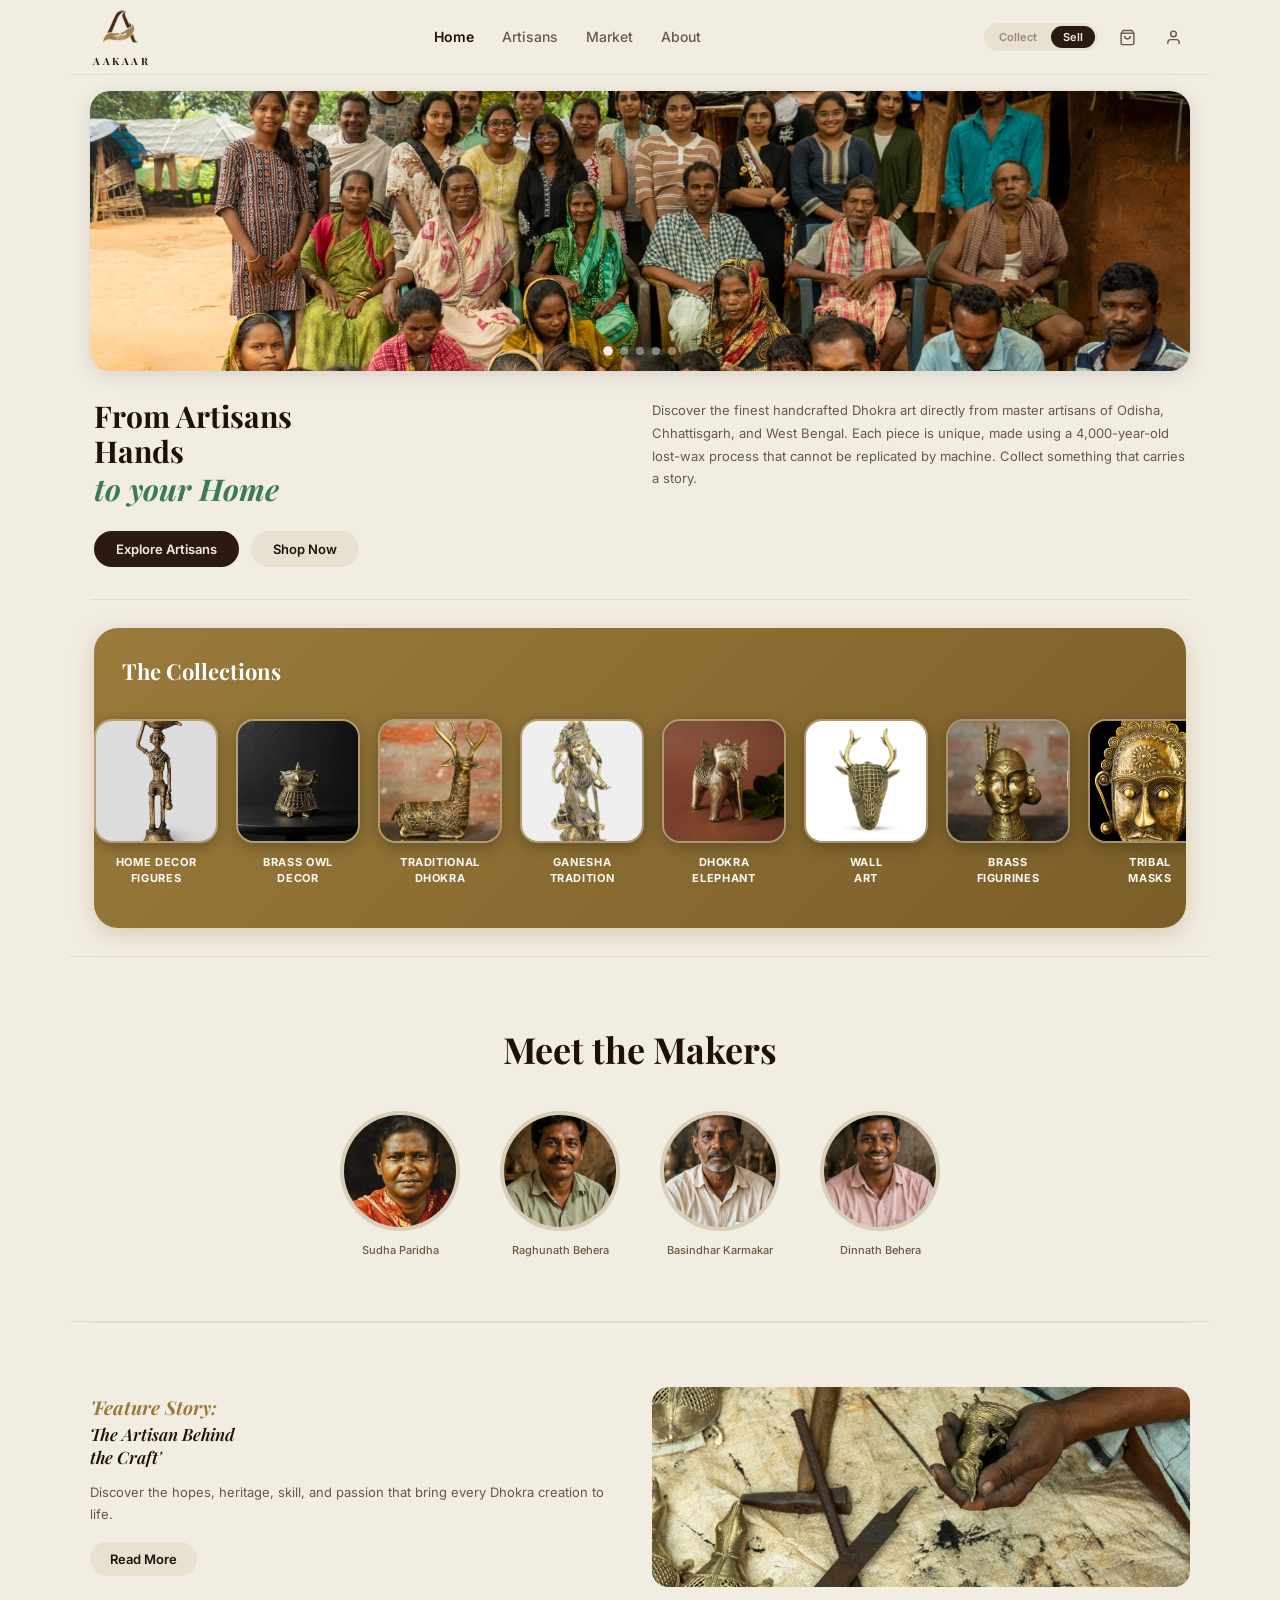
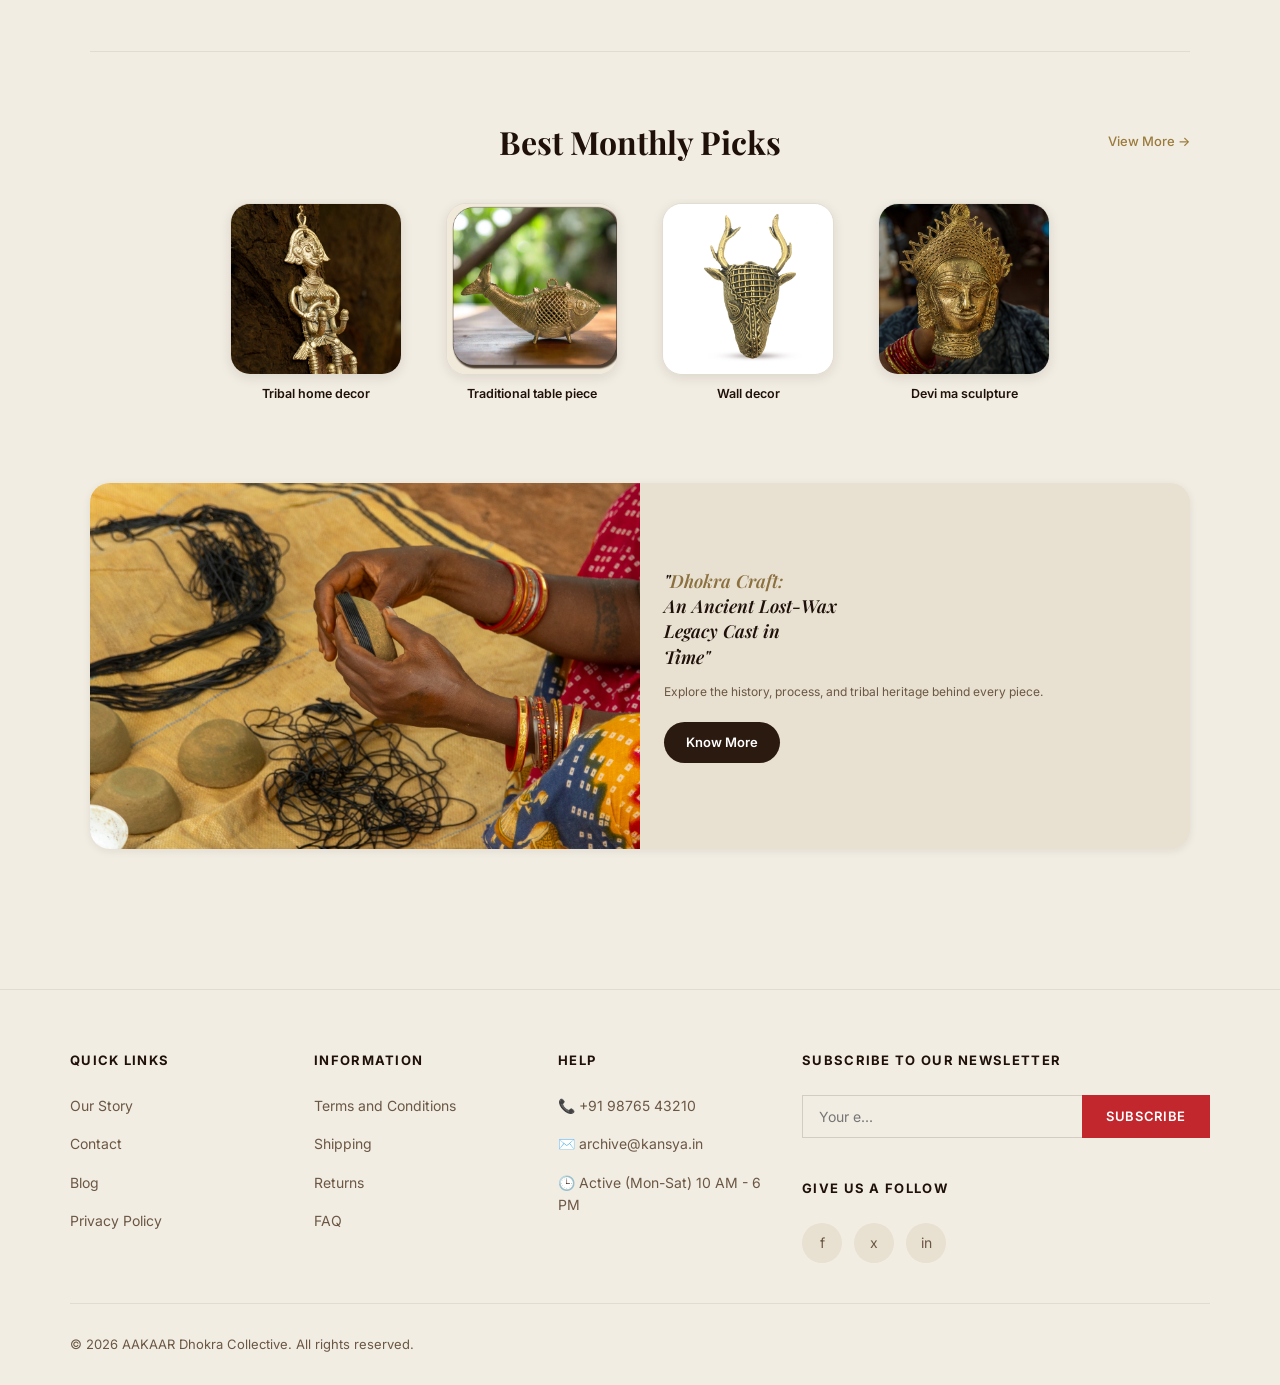
<file: index.html>
<!DOCTYPE html>
<html lang="en">
<head>
<meta http-equiv="Content-Type" content="text/html; charset=UTF-8">
  <meta charset="UTF-8">
  <meta name="viewport" content="width=device-width, initial-scale=1.0">
  <title>AAKAAR — From Artisans Hands to your Home</title>
  <meta name="description" content="AAKAAR connects Dhokra artisans with collectors who care. Discover handcrafted brass creations made using 4000-year-old lost-wax casting traditions.">
  <link rel="stylesheet" href="src/css/style.css">
  <style>

    /* ─────────────────────────────────────
       PAGE WRAPPER — constrained like the fidelity
    ───────────────────────────────────── */
    body { background: var(--cream); }

    .home-wrap {
      max-width: 1140px;
      margin: 0 auto;
      padding: 0 0 80px;
    }

    /* ─────────────────────────────────────
       NAV
    ───────────────────────────────────── */
    .nav {
      max-width: 1140px;
      margin: 0 auto;
      padding: 0 20px;
    }

    /* ─────────────────────────────────────
       HERO SECTION
    ───────────────────────────────────── */
    .hero-section {
      padding: 16px 20px 0;
    }
    .hero-img-wrap {
      border-radius: 20px;
      overflow: hidden;
      height: 280px;
      width: 100%;
      margin-bottom: 28px;
      box-shadow: var(--shadow-md);
      position: relative;
    }
    .hero-slide-track {
      display: flex;
      width: 500%;
      height: 100%;
      transition: transform 0.6s cubic-bezier(0.25, 1, 0.5, 1);
    }
    .hero-slide-track img {
      width: 20%;
      height: 100%;
      object-fit: cover;
      object-position: center 25%;
    }
    .hero-slider-dots {
      position: absolute;
      bottom: 16px;
      left: 50%;
      transform: translateX(-50%);
      display: flex;
      gap: 8px;
      z-index: 10;
    }
    .hero-slider-dots .dot {
      width: 8px;
      height: 8px;
      border-radius: 50%;
      background: rgba(255,255,255,0.4);
      transition: all 0.3s;
      cursor: pointer;
    }
    .hero-slider-dots .dot.active {
      background: rgba(255,255,255,0.9);
      transform: scale(1.2);
    }

    .hero-text-block {
      padding: 0 4px;
      margin-bottom: 24px;
      display: grid;
      grid-template-columns: 1fr 1fr;
      gap: 24px;
      align-items: start;
    }

    .hero-title {
      font-family: 'Playfair Display', serif;
      font-size: 30px;
      font-weight: 700;
      line-height: 1.18;
      color: var(--text-primary);
    }
    .hero-title .highlight {
      color: #3D7A5A;
      font-style: italic;
      display: block;
      margin-top: 2px;
    }

    .hero-desc {
      font-size: 13px;
      color: var(--text-secondary);
      line-height: 1.75;
    }

    .hero-buttons {
      display: flex;
      gap: 12px;
      margin-top: 20px;
      padding: 0 4px;
      padding-bottom: 32px;
      border-bottom: 1px solid rgba(31,17,10,0.08);
    }
    .hero-btn-primary {
      background: var(--brown-dark);
      color: var(--cream);
      border: none;
      border-radius: 24px;
      padding: 10px 22px;
      font-size: 13px;
      font-weight: 600;
      font-family: 'Inter', sans-serif;
      cursor: pointer;
      transition: all var(--transition);
    }
    .hero-btn-primary:hover {
      background: var(--brown-deep);
      transform: translateY(-1px);
    }
    .hero-btn-secondary {
      background: var(--cream-dark);
      color: var(--text-primary);
      border: none;
      border-radius: 24px;
      padding: 10px 22px;
      font-size: 13px;
      font-weight: 600;
      font-family: 'Inter', sans-serif;
      cursor: pointer;
      transition: all var(--transition);
    }
    .hero-btn-secondary:hover {
      background: var(--parchment);
    }

    /* ─────────────────────────────────────
       THE COLLECTIONS
    ───────────────────────────────────── */
    .collections-section {
      background: linear-gradient(135deg, #9A7B3C 0%, #7A5E28 100%);
      border-radius: 24px;
      margin: 28px 24px;
      padding: 26px 0 30px;
      box-shadow: 0 6px 24px rgba(154,123,60,0.3);
      overflow: hidden;
    }
    .collections-header {
      padding: 0 28px;
      margin-bottom: 22px;
    }
    .collections-title {
      font-family: 'Playfair Display', serif;
      font-size: 22px;
      font-weight: 700;
      color: #fff;
      margin-bottom: 4px;
    }
    .collections-sub {
      font-size: 13px;
      color: rgba(255,255,255,0.65);
    }

    .collections-scroll {
      display: flex;
      gap: 18px;
      padding: 4px 28px 8px;
      overflow-x: auto;
      scrollbar-width: none;
      -webkit-overflow-scrolling: touch;
      scroll-snap-type: x mandatory;
      align-items: flex-start;
    }
    .collections-scroll::-webkit-scrollbar { display: none; }
    .collections-scroll::after {
      content: '';
      min-width: 28px;
      display: block;
      flex-shrink: 0;
    }

    .collection-item {
      display: flex;
      flex-direction: column;
      align-items: center;
      gap: 12px;
      flex-shrink: 0;
      cursor: pointer;
      width: 124px;
      text-decoration: none;
      scroll-snap-align: start;
      padding: 4px 0;
    }
    .collection-img-wrap {
      width: 124px;
      height: 124px;
      border-radius: 18px;
      overflow: hidden;
      border: 2.5px solid rgba(255,255,255,0.3);
      transition: all 0.3s cubic-bezier(0.4,0,0.2,1);
      box-shadow: 0 4px 16px rgba(0,0,0,0.28);
      flex-shrink: 0;
    }
    .collection-item:hover .collection-img-wrap,
    .collection-item:focus-visible .collection-img-wrap {
      border-color: rgba(255,255,255,0.9);
      transform: translateY(-5px) scale(1.03);
      box-shadow: 0 10px 28px rgba(0,0,0,0.38);
    }
    .collection-img-wrap img {
      width: 100%;
      height: 100%;
      object-fit: cover;
      display: block;
    }
    .collection-label {
      font-size: 11px;
      font-weight: 700;
      color: rgba(255,255,255,0.96);
      text-align: center;
      line-height: 1.4;
      text-transform: uppercase;
      letter-spacing: 0.06em;
    }

    /* Discover More end tile */
    .collection-discover {
      display: flex;
      flex-direction: column;
      align-items: center;
      gap: 12px;
      flex-shrink: 0;
      cursor: pointer;
      width: 124px;
      text-decoration: none;
      scroll-snap-align: start;
      padding: 4px 0;
    }
    .collection-discover-box {
      width: 124px;
      height: 124px;
      border-radius: 18px;
      border: 2.5px dashed rgba(255,255,255,0.55);
      background: rgba(255,255,255,0.08);
      display: flex;
      flex-direction: column;
      align-items: center;
      justify-content: center;
      gap: 8px;
      transition: all 0.3s cubic-bezier(0.4,0,0.2,1);
      flex-shrink: 0;
    }
    .collection-discover:hover .collection-discover-box {
      background: rgba(255,255,255,0.18);
      border-color: rgba(255,255,255,0.9);
      transform: translateY(-5px);
      box-shadow: 0 10px 28px rgba(0,0,0,0.28);
    }
    .collection-discover-icon {
      width: 36px;
      height: 36px;
      border-radius: 50%;
      background: rgba(255,255,255,0.2);
      display: flex;
      align-items: center;
      justify-content: center;
      color: #fff;
    }
    .collection-discover-text {
      font-size: 12px;
      font-weight: 700;
      color: rgba(255,255,255,0.9);
      text-align: center;
      line-height: 1.3;
      text-transform: uppercase;
      letter-spacing: 0.06em;
    }
    .collection-discover-label {
      font-size: 11px;
      font-weight: 700;
      color: rgba(255,255,255,0.96);
      text-align: center;
      line-height: 1.4;
      text-transform: uppercase;
      letter-spacing: 0.06em;
    }

    /* ─────────────────────────────────────
       MEET THE MAKERS
    ───────────────────────────────────── */
    .makers-section {
      padding: 64px 20px 64px;
    }
    .makers-title {
      font-family: 'Playfair Display', serif;
      font-size: 36px;
      font-weight: 700;
      color: var(--text-primary);
      text-align: center;
      margin-bottom: 32px;
    }
    .makers-row {
      display: flex;
      justify-content: center;
      gap: 20px;
      flex-wrap: wrap;
    }
    .maker-item {
      display: flex;
      flex-direction: column;
      align-items: center;
      gap: 12px;
      cursor: pointer;
      width: 140px;
    }
    .maker-avatar {
      width: 120px;
      height: 120px;
      border-radius: 50%;
      overflow: hidden;
      border: 4px solid var(--parchment);
      background-color: var(--parchment);
      transition: all var(--transition);
    }
    .maker-item:hover .maker-avatar {
      border-color: var(--golden);
      transform: scale(1.06);
    }
    .maker-avatar img {
      width: 100%;
      height: 100%;
      object-fit: cover;
      object-position: center 20%;
      transform: scale(1.25);
    }
    .maker-avatar-placeholder {
      width: 100%;
      height: 100%;
      background: var(--golden-bg);
      display: flex;
      align-items: center;
      justify-content: center;
      font-family: 'Playfair Display', serif;
      font-size: 24px;
      color: #fff;
    }
    .maker-name {
      font-size: 11px;
      font-weight: 500;
      color: var(--text-secondary);
      text-align: center;
      line-height: 1.3;
    }

    /* ─────────────────────────────────────
       FEATURE STORY
    ───────────────────────────────────── */
    .feature-section {
      margin: 0 20px;
      display: grid;
      grid-template-columns: 1fr 1fr;
      gap: 24px;
      align-items: center;
      padding: 64px 0;
      border-top: 1px solid rgba(31,17,10,0.08);
      border-bottom: 1px solid rgba(31,17,10,0.08);
    }
    .feature-content {}
    .feature-quote-mark {
      font-family: 'Playfair Display', serif;
      font-size: 48px;
      color: var(--golden);
      line-height: 0.6;
      margin-bottom: 8px;
      display: block;
    }
    .feature-label {
      font-family: 'Playfair Display', serif;
      font-style: italic;
      font-size: 17px;
      font-weight: 600;
      color: var(--text-primary);
      line-height: 1.35;
      margin-bottom: 12px;
    }
    .feature-desc {
      font-size: 13px;
      color: var(--text-secondary);
      line-height: 1.75;
      margin-bottom: 16px;
    }
    .feature-read-more {
      display: inline-block;
      background: var(--cream-dark);
      color: var(--text-primary);
      border: none;
      border-radius: 20px;
      padding: 9px 20px;
      font-size: 13px;
      font-weight: 600;
      font-family: 'Inter', sans-serif;
      cursor: pointer;
      transition: all var(--transition);
    }
    .feature-read-more:hover { background: var(--parchment); }
    .feature-img {
      border-radius: 16px;
      overflow: hidden;
      height: 200px;
    }
    .feature-img img {
      width: 100%;
      height: 100%;
      object-fit: cover;
    }

    /* ─────────────────────────────────────
       BEST MONTHLY PICKS
    ───────────────────────────────────── */
    .picks-section {
      padding: 64px 0;
    }
    .picks-header {
      display: flex;
      justify-content: center;
      align-items: center;
      margin-bottom: 32px;
      padding: 0 20px;
      position: relative;
    }
    .picks-title {
      font-family: 'Playfair Display', serif;
      font-size: 32px;
      font-weight: 700;
      color: var(--text-primary);
      text-align: center;
    }
    .picks-view-all {
      font-size: 13px;
      color: var(--golden);
      font-weight: 500;
      transition: color var(--transition);
      position: absolute;
      right: 20px;
    }
    .picks-view-all:hover { color: var(--olive); }

    .picks-scroll {
      display: flex;
      justify-content: center;
      gap: 44px;
      overflow-x: auto;
      scrollbar-width: none;
      -webkit-overflow-scrolling: touch;
      padding: 4px 20px 8px;
      scroll-snap-type: x mandatory;
    }
    .picks-scroll::-webkit-scrollbar { display: none; }

    .pick-card {
      flex-shrink: 0;
      width: 172px;
      cursor: pointer;
      transition: all var(--transition);
      text-decoration: none;
      scroll-snap-align: start;
    }
    .pick-card:hover { transform: translateY(-5px); }
    .pick-img {
      width: 172px;
      height: 172px;
      border-radius: 20px;
      overflow: hidden;
      margin-bottom: 10px;
      border: 1px solid rgba(31,17,10,0.07);
      box-shadow: 0 3px 12px rgba(31,17,10,0.1);
    }
    .pick-img img {
      width: 100%;
      height: 100%;
      object-fit: cover;
      transition: transform 0.45s ease;
      display: block;
    }
    .pick-card:hover .pick-img img { transform: scale(1.07); }
    .pick-name {
      font-size: 12.5px;
      font-weight: 600;
      color: var(--text-primary);
      line-height: 1.4;
      text-align: center;
    }

    /* ─────────────────────────────────────
       DHOKRA CRAFT BANNER (bottom)
    ───────────────────────────────────── */
    .dhokra-banner {
      margin: 8px 20px 0;
      background: var(--cream-dark);
      border-radius: 20px;
      overflow: hidden;
      display: grid;
      grid-template-columns: 1fr 1fr;
      min-height: 220px;
      box-shadow: var(--shadow-sm);
    }
    .dhokra-banner-img {
      overflow: hidden;
    }
    .dhokra-banner-img img {
      width: 100%;
      height: 100%;
      object-fit: cover;
      display: block;
    }
    .dhokra-banner-content {
      padding: 32px 24px;
      display: flex;
      flex-direction: column;
      justify-content: center;
    }
    .dhokra-quote {
      font-family: 'Playfair Display', serif;
      font-style: italic;
      font-size: 18px;
      font-weight: 600;
      color: var(--text-primary);
      line-height: 1.4;
      margin-bottom: 12px;
    }
    .dhokra-quote .dhokra-word {
      color: var(--golden-bg);
      font-style: italic;
    }
    .dhokra-sub {
      font-size: 12px;
      color: var(--text-secondary);
      line-height: 1.7;
      margin-bottom: 20px;
    }
    .dhokra-btn {
      display: inline-block;
      background: var(--brown-dark);
      color: #fff;
      border-radius: 24px;
      padding: 10px 22px;
      font-size: 13px;
      font-weight: 600;
      font-family: 'Inter', sans-serif;
      border: none;
      cursor: pointer;
      width: fit-content;
      transition: all var(--transition);
      text-decoration: none;
    }
    .dhokra-btn:hover {
      background: var(--brown-deep);
      transform: translateY(-1px);
    }

  </style>
</head>
<body>


  <!-- ── Navigation ── -->
  <nav class="nav" style="position:sticky;top:0;z-index:100;background:var(--cream);border-bottom:1px solid rgba(31,17,10,0.08);height:75px;display:flex;align-items:center;justify-content:space-between;backdrop-filter:blur(12px);">
    <a href="index.html" class="nav-logo" style="display:flex; flex-direction:column; align-items:center; gap:2px; text-decoration:none;">
      <img src="src/assets/logo_transparent.png" alt="AAKAAR Logo" style="height: 46px; width: auto;">
      <span style="font-family:'Playfair Display',serif;font-size:10px;font-weight:700;letter-spacing:.25em;color:var(--brown-dark);line-height:1;margin-left:3px;">AAKAAR</span>
    </a>
    <ul class="nav-links" style="display:flex;align-items:center;gap:28px;list-style:none;">
      <li><a href="index.html" style="font-size:14px;font-weight:500;color:var(--text-primary);">Home</a></li>
      <li><a href="artisans.html" style="font-size:14px;font-weight:500;color:var(--text-secondary);transition:color .25s;">Artisans</a></li>
      <li><a href="market.html" style="font-size:14px;font-weight:500;color:var(--text-secondary);transition:color .25s;">Market</a></li>
      <li><a href="about.html" style="font-size:14px;font-weight:500;color:var(--text-secondary);transition:color .25s;">About</a></li>
    </ul>
    <div style="display:flex;align-items:center;gap:12px;">
      <div style="display:flex;align-items:center;background:var(--cream-dark);border-radius:20px;padding:3px;gap:2px;">
        <button onclick="window.location='collector.html'" style="font-size:11px;font-weight:600;padding:4px 12px;border-radius:16px;transition:all .25s;color:var(--text-muted);border:none;background:none;cursor:pointer;font-family:'Inter',sans-serif;">Collect</button>
        <button onclick="window.location='artisan.html'" style="font-size:11px;font-weight:600;padding:4px 12px;border-radius:16px;background:var(--brown-dark);color:var(--cream);border:none;cursor:pointer;font-family:'Inter',sans-serif;">Sell</button>
      </div>
      <button style="width:34px;height:34px;border-radius:50%;display:flex;align-items:center;justify-content:center;background:transparent;border:none;cursor:pointer;color:var(--text-secondary);">
        <svg width="17" height="17" viewbox="0 0 24 24" fill="none" stroke="currentColor" stroke-width="2"><path d="M6 2L3 6v14a2 2 0 002 2h14a2 2 0 002-2V6l-3-4z"></path><line x1="3" y1="6" x2="21" y2="6"></line><path d="M16 10a4 4 0 01-8 0"></path></svg>
      </button>
      <a href="login.html" style="width:34px;height:34px;border-radius:50%;display:flex;align-items:center;justify-content:center;background:transparent;border:none;cursor:pointer;color:var(--text-secondary);text-decoration:none;">
        <svg width="17" height="17" viewbox="0 0 24 24" fill="none" stroke="currentColor" stroke-width="2"><path d="M20 21v-2a4 4 0 00-4-4H8a4 4 0 00-4 4v2"></path><circle cx="12" cy="7" r="4"></circle></svg>
      </a>
    </div>
  </nav>

  <div class="home-wrap">

    <!-- ── HERO ── -->
    <section class="hero-section animate-fade-up">

      <!-- Hero Image Slideshow -->
      <div class="hero-img-wrap">
        <div class="hero-slide-track">
          <img src="images/craft%20community.jpeg" alt="Slide 1" fetchpriority="high"/>
          <img src="images/hands%20of%20dhokra%20(dinnnath%20behera).jpeg" alt="Slide 2" loading="lazy"/>
          <img src="images/dhokra%20ox%20in%20hands.png" alt="Slide 3" loading="lazy" style="object-position: center;"/>
          <img src="images/hands%20of%20shokra%20(sudha%20paridha).jpeg" alt="Slide 4" loading="lazy"/>
          <img src="images/craft%20empowerment.jpeg" alt="Slide 5" loading="lazy"/>
        </div>
        <div class="hero-slider-dots">
          <div class="dot active"></div>
          <div class="dot"></div>
          <div class="dot"></div>
          <div class="dot"></div>
          <div class="dot"></div>
        </div>
      </div>
      
      <!-- Hero Text -->
      <div class="hero-text-block">
        <h1 class="hero-title">
          From Artisans<br>Hands
          <span class="highlight">to your Home</span>
        </h1>
        <p class="hero-desc">
          Discover the finest handcrafted Dhokra art directly from master artisans of Odisha, Chhattisgarh, and West Bengal. Each piece is unique, made using a 4,000-year-old lost-wax process that cannot be replicated by machine. Collect something that carries a story.
        </p>
      </div>

      <!-- CTA Buttons -->
      <div class="hero-buttons">
        <a href="artisans.html"><button class="hero-btn-primary">Explore Artisans</button></a>
        <a href="market.html"><button class="hero-btn-secondary">Shop Now</button></a>
      </div>
    </section>

    <!-- ── THE COLLECTIONS ── -->
    <section class="collections-section animate-fade-up delay-1">
      <div class="collections-header">
        <div class="collections-title">The Collections</div>
      </div>
      <div class="collections-scroll">
        <!-- Item 1 -->
        <a href="market.html" class="collection-item">
          <div class="collection-img-wrap">
            <img src="images/Home%20decor%20figurine.jpg" alt="Home Decor Figures" loading="lazy">
          </div>
          <div class="collection-label">Home Decor<br>Figures</div>
        </a>
        <!-- Item 2 -->
        <a href="market.html" class="collection-item">
          <div class="collection-img-wrap">
            <img src="images/Brass%20owl%20decor.jpg" alt="Brass Owl Decor" loading="lazy">
          </div>
          <div class="collection-label">Brass Owl<br/>Decor</div>
        </a>
        <!-- Item 3 -->
        <a href="market.html" class="collection-item">
          <div class="collection-img-wrap">
            <img src="images/traditional%20dhokra(the%20collections).jpg" alt="Traditional Dhokra" loading="lazy">
          </div>
          <div class="collection-label">Traditional<br>Dhokra</div>
        </a>
        <!-- Item 4 -->
        <a href="market.html" class="collection-item">
          <div class="collection-img-wrap">
            <img src="images/ganesha%20traditional(the%20collections).jpg" alt="Ganesha Tradition" loading="lazy">
          </div>
          <div class="collection-label">Ganesha<br>Tradition</div>
        </a>
        <!-- Item 5 -->
        <a href="market.html" class="collection-item">
          <div class="collection-img-wrap">
            <img src="images/dhokra%20elephant.jpg" alt="Dhokra Elephant" loading="lazy">
          </div>
          <div class="collection-label">Dhokra<br/>Elephant</div>
        </a>
        <!-- Item 6 -->
        <a href="market.html" class="collection-item">
          <div class="collection-img-wrap">
            <img src="images/wall%20art(The%20ollections).jpg" alt="Wall Art" loading="lazy">
          </div>
          <div class="collection-label">Wall<br>Art</div>
        </a>
        <!-- Item 7 -->
        <a href="market.html" class="collection-item">
          <div class="collection-img-wrap">
            <img src="images/brass%20figurine(the%20collections).jpg" alt="Brass Figurines" loading="lazy">
          </div>
          <div class="collection-label">Brass<br>Figurines</div>
        </a>
        <!-- Item 8 -->
        <a href="market.html" class="collection-item">
          <div class="collection-img-wrap">
            <img src="images/Tribal%20mask(the%20collections).jpg" alt="Tribal Masks" loading="lazy">
          </div>
          <div class="collection-label">Tribal<br>Masks</div>
        </a>
        <!-- Discover More end tile -->
        <a href="market.html" class="collection-discover">
          <div class="collection-discover-box">
            <div class="collection-discover-icon">
              <svg width="18" height="18" viewbox="0 0 24 24" fill="none" stroke="currentColor" stroke-width="2.5"><line x1="5" y1="12" x2="19" y2="12"></line><polyline points="12 5 19 12 12 19"></polyline></svg>
            </div>
            <div class="collection-discover-text">Discover<br>More</div>
          </div>
          <div class="collection-discover-label">Market</div>
        </a>
      </div>
    </section>

    <!-- ── MEET THE MAKERS ── -->
    <section class="makers-section animate-fade-up delay-2" style="border-top:1px solid rgba(31,17,10,0.08);border-bottom:1px solid rgba(31,17,10,0.08);">
      <h2 class="makers-title">Meet the Makers</h2>
      <div class="makers-row">
        <a href="artisans.html" class="maker-item">
          <div class="maker-avatar">
            <img src="images/Sudha%20paridha.png" alt="Sudha Paridha" loading="lazy">
          </div>
          <div class="maker-name">Sudha Paridha</div>
        </a>
        <a href="artisans.html" class="maker-item">
          <div class="maker-avatar">
            <img src="images/Raghunath%20Behera.png" alt="Raghunath Behera" loading="lazy">
          </div>
          <div class="maker-name">Raghunath Behera</div>
        </a>
        <a href="artisans.html" class="maker-item">
          <div class="maker-avatar">
            <img src="images/Basindhar%20Behera.png" alt="Basindhar Karmakar" loading="lazy">
          </div>
          <div class="maker-name">Basindhar Karmakar</div>
        </a>
        <a href="artisans.html" class="maker-item">
          <div class="maker-avatar">
            <img src="images/Dignnath%20Behera.png" alt="Dinnath Behera" loading="lazy">
          </div>
          <div class="maker-name">Dinnath Behera</div>
        </a>
      </div>
    </section>

    <!-- ── FEATURE STORY ── -->
    <section class="feature-section animate-fade-up delay-3">
      <div class="feature-content">
        <div style="font-family:'Playfair Display',serif;font-style:italic;font-size:19px;font-weight:700;color:var(--golden);line-height:1;margin-bottom:6px;">'Feature Story:</div>
        <div class="feature-label" style="margin-top:0;">The Artisan Behind<br>the Craft'</div>
        <p class="feature-desc">Discover the hopes, heritage, skill, and passion that bring every Dhokra creation to life.</p>
        <a href="about.html"><button class="feature-read-more">Read More</button></a>
      </div>
      <div class="feature-img">
        <img src="src/assets/craft5.jpg" alt="Artisan hands with wax" loading="lazy">
      </div>
    </section>

    <!-- ── BEST MONTHLY PICKS ── -->
    <section class="picks-section animate-fade-up delay-4">
      <div class="picks-header">
        <h2 class="picks-title">Best Monthly Picks</h2>
        <a href="market.html" class="picks-view-all">View More →</a>
      </div>
      <div class="picks-scroll">
        <a href="product.html" class="pick-card">
          <div class="pick-img">
            <img src="images/Tribal%20home%20decor(best%20monthly%20pick).jpeg" alt="Tribal home decor" loading="lazy">
          </div>
          <div class="pick-name">Tribal home decor</div>
        </a>
        <a href="product.html" class="pick-card">
          <div class="pick-img">
            <img src="images/traditional%20table%20piece(best%20monthly%20pick).png" alt="Traditional table piece" loading="lazy">
          </div>
          <div class="pick-name">Traditional table piece</div>
        </a>
        <a href="product.html" class="pick-card">
          <div class="pick-img">
            <img src="images/wall%20art(The%20ollections).jpg" alt="Wall decor" loading="lazy">
          </div>
          <div class="pick-name">Wall decor</div>
        </a>
        <a href="product.html" class="pick-card">
          <div class="pick-img">
            <img src="images/devi%20ma%20sculpture.jpeg" alt="Devi ma sculpture" loading="lazy">
          </div>
          <div class="pick-name">Devi ma sculpture</div>
        </a>
      </div>
    </section>

    <!-- ── DHOKRA CRAFT BOTTOM BANNER ── -->
    <section class="dhokra-banner animate-fade-up delay-5">
      <div class="dhokra-banner-img">
        <img src="src/assets/craft7.jpg" alt="Dhokra wax craft process" loading="lazy">
      </div>
      <div class="dhokra-banner-content">
        <div class="dhokra-quote">
          "<span class="dhokra-word">Dhokra Craft:<br></span>
          An Ancient Lost-Wax<br>Legacy Cast in<br>Time"
        </div>
        <p class="dhokra-sub">Explore the history, process, and tribal heritage behind every piece.</p>
        <a href="about.html" class="dhokra-btn">Know More</a>
      </div>
    </section>

  </div>

  <script>
    document.addEventListener('DOMContentLoaded', () => {
      const navLinks = document.querySelectorAll('.nav-links a');
      navLinks.forEach(link => {
        if (link.getAttribute('href') === 'index.html') {
          link.style.color = 'var(--text-primary)';
          link.style.fontWeight = '600';
        }
      });

      // Hero Slideshow logic (Puma style swipe)
      const slideTrack = document.querySelector('.hero-slide-track');
      const dots = document.querySelectorAll('.hero-slider-dots .dot');
      if (slideTrack && dots.length > 0) {
        let currentSlide = 0;
        const totalSlides = 5;
        
        function goToSlide(index) {
          currentSlide = index;
          slideTrack.style.transform = `translateX(-${currentSlide * 20}%)`;
          dots.forEach(d => d.classList.remove('active'));
          dots[currentSlide].classList.add('active');
        }

        let slideInterval = setInterval(() => {
          goToSlide((currentSlide + 1) % totalSlides);
        }, 4000);

        dots.forEach((dot, index) => {
          dot.addEventListener('click', () => {
            clearInterval(slideInterval);
            goToSlide(index);
            slideInterval = setInterval(() => {
              goToSlide((currentSlide + 1) % totalSlides);
            }, 4000);
          });
        });

        // Touch swipe support
        let startX = 0;
        slideTrack.addEventListener('touchstart', e => {
          startX = e.touches[0].clientX;
        }, {passive: true});
        
        slideTrack.addEventListener('touchend', e => {
          const endX = e.changedTouches[0].clientX;
          if (startX - endX > 50) {
            clearInterval(slideInterval);
            goToSlide((currentSlide + 1) % totalSlides);
            slideInterval = setInterval(() => goToSlide((currentSlide + 1) % totalSlides), 4000);
          } else if (endX - startX > 50) {
            clearInterval(slideInterval);
            goToSlide((currentSlide - 1 + totalSlides) % totalSlides);
            slideInterval = setInterval(() => goToSlide((currentSlide + 1) % totalSlides), 4000);
          }
        }, {passive: true});
      }
    });
  </script>

  <footer class="site-footer">
    <div class="footer-top">
      <div class="footer-col">
        <h4 class="footer-title">QUICK LINKS</h4>
        <ul class="footer-links">
          <li><a href="about.html">Our Story</a></li>
          <li><a href="#">Contact</a></li>
          <li><a href="#">Blog</a></li>
          <li><a href="#">Privacy Policy</a></li>
        </ul>
      </div>
      <div class="footer-col">
        <h4 class="footer-title">INFORMATION</h4>
        <ul class="footer-links">
          <li><a href="#">Terms and Conditions</a></li>
          <li><a href="#">Shipping</a></li>
          <li><a href="#">Returns</a></li>
          <li><a href="#">FAQ</a></li>
        </ul>
      </div>
      <div class="footer-col">
        <h4 class="footer-title">HELP</h4>
        <ul class="footer-links">
          <li><span class="footer-text">📞 +91 98765 43210</span></li>
          <li><span class="footer-text">✉️ archive@kansya.in</span></li>
          <li><span class="footer-text">🕒 Active (Mon-Sat) 10 AM - 6 PM</span></li>
        </ul>
      </div>
      <div class="footer-newsletter">
        <h4 class="footer-title">SUBSCRIBE TO OUR NEWSLETTER</h4>
        <form class="newsletter-form" onsubmit="event.preventDefault();">
          <input type="email" placeholder="Your e..." required>
          <button type="submit">SUBSCRIBE</button>
        </form>
        <h4 class="footer-title">GIVE US A FOLLOW</h4>
        <div class="social-icons">
          <a href="#" class="social-icon">f</a>
          <a href="#" class="social-icon">x</a>
          <a href="#" class="social-icon">in</a>
        </div>
      </div>
    </div>
    <div class="footer-bottom">
      &copy; 2026 AAKAAR Dhokra Collective. All rights reserved.
    </div>
  </footer>

</body>
</html>
</file>
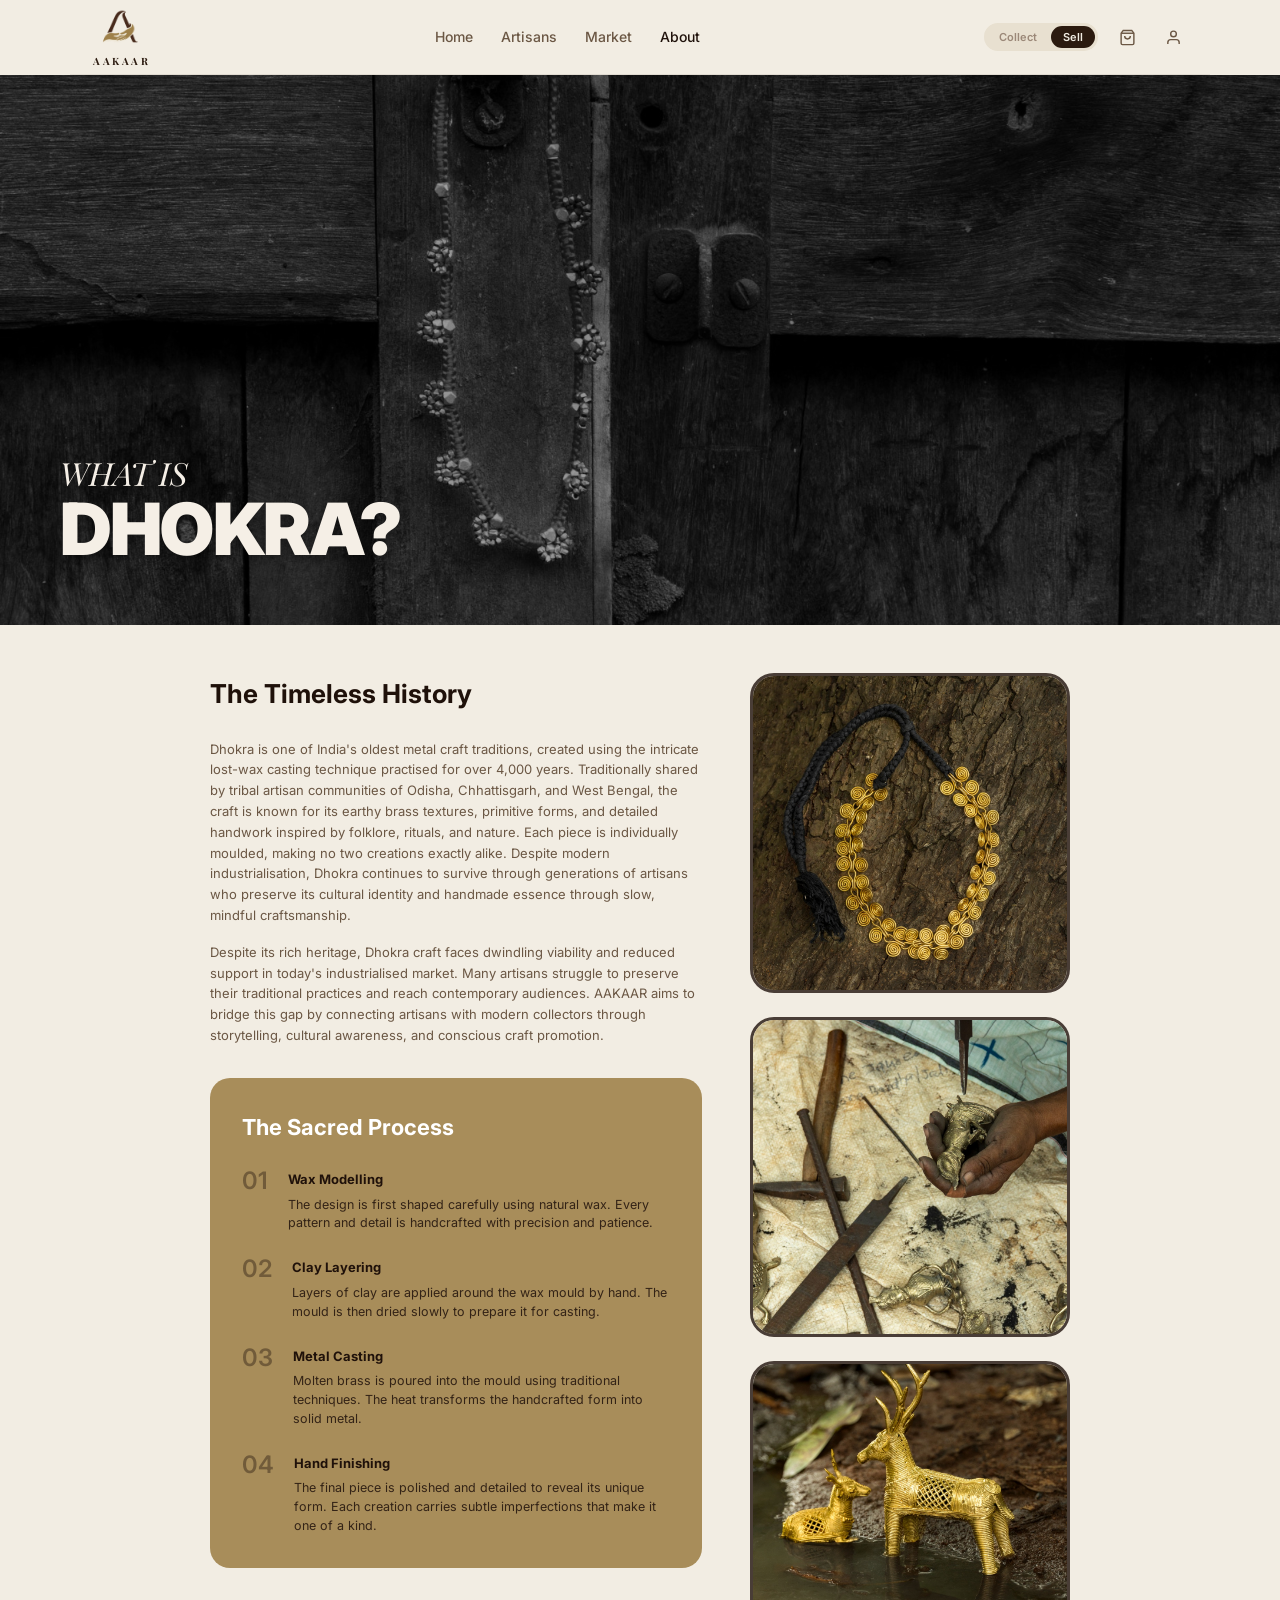
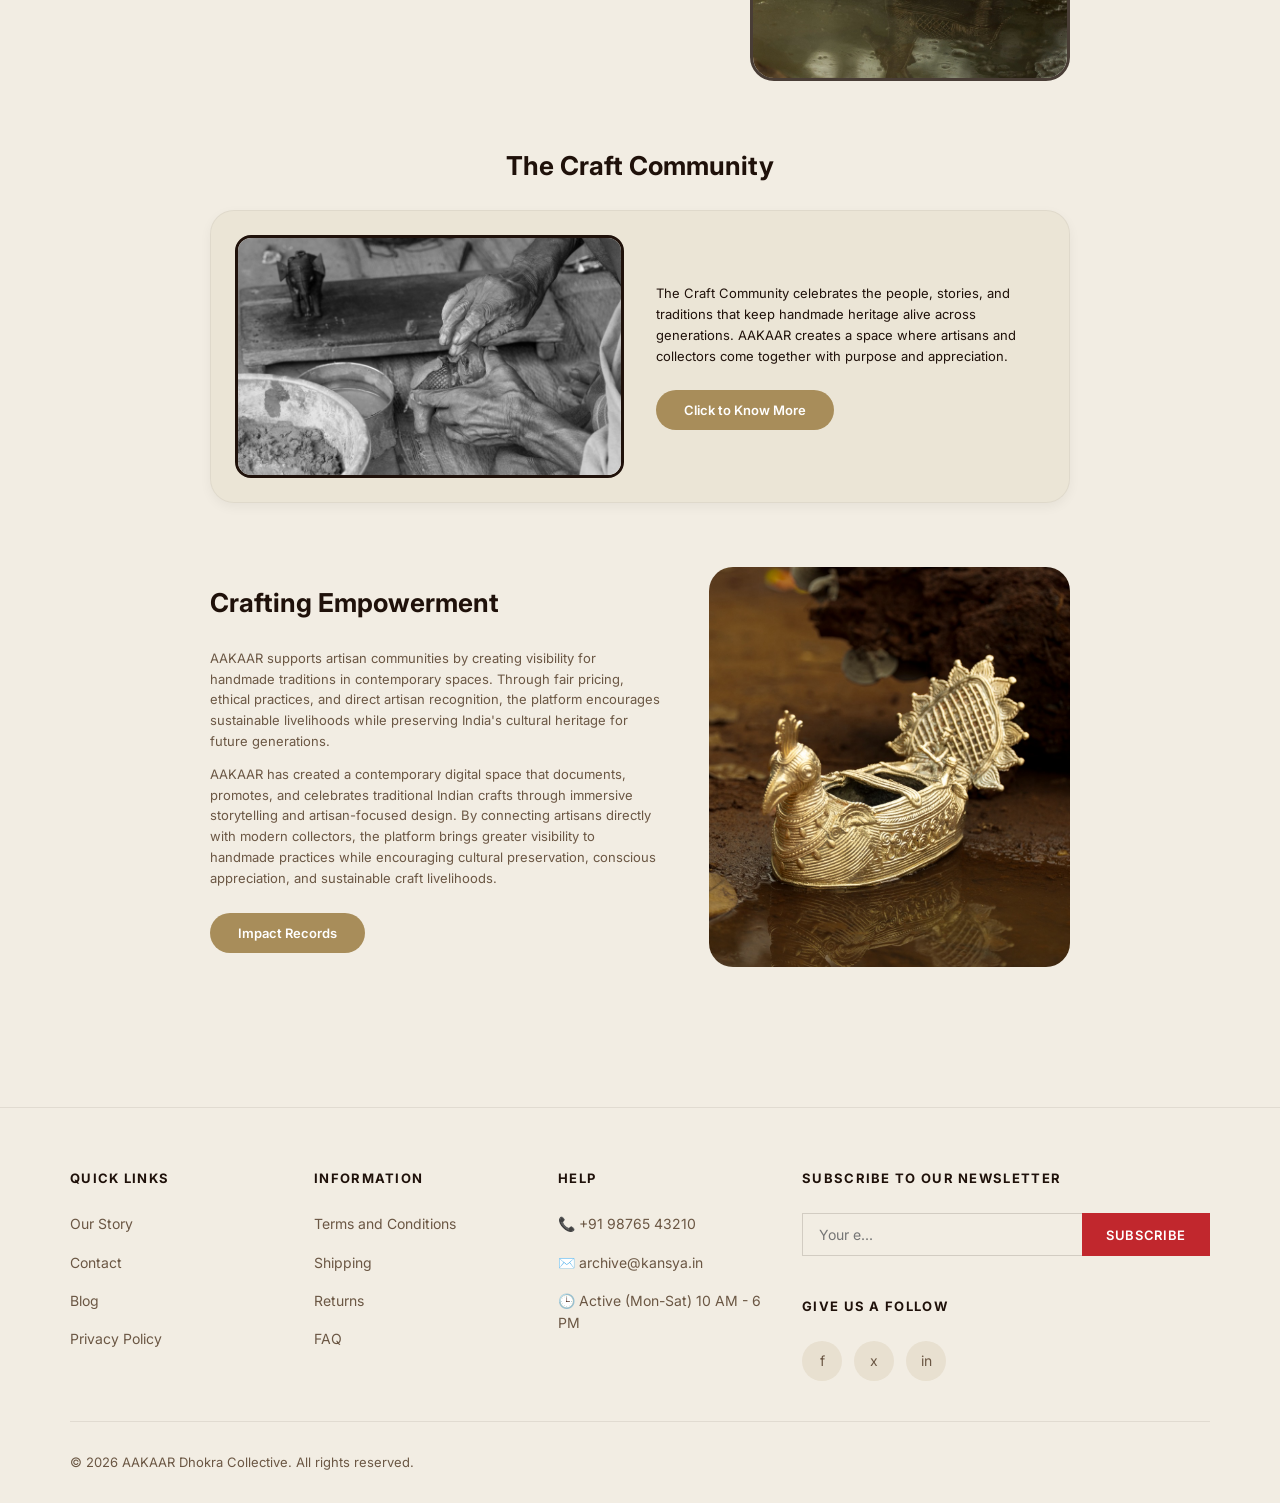
<file: about.html>
<!DOCTYPE html>
<html lang="en">
<head>
  <meta charset="UTF-8" />
  <meta name="viewport" content="width=device-width, initial-scale=1.0" />
  <title>AAKAAR — What is Dhokra?</title>
  <meta name="description" content="Discover the 4,000-year-old story of Dhokra craft." />
  <link rel="stylesheet" href="src/css/style.css" />
  <style>
    body { background: var(--cream); }

    /* ── NAV ── */
    .nav {
      max-width: 1140px;
      margin: 0 auto;
      padding: 0 20px;
      height: 75px;
      display: flex;
      align-items: center;
      justify-content: space-between;
      border-bottom: 1px solid rgba(31,17,10,0.08);
      background: var(--cream);
    }
    .nav-logo { display: flex; align-items: center; gap: 8px; text-decoration: none; }
    .nav-logo-text { font-family: 'Playfair Display', serif; font-size: 13px; font-weight: 600; letter-spacing: 0.15em; color: var(--brown-dark); text-transform: uppercase; }
    .nav-links { display: flex; gap: 28px; list-style: none; }
    .nav-links a { font-family: 'Inter', sans-serif; font-size: 14px; font-weight: 500; color: var(--text-secondary); text-decoration: none; }
    .nav-links a.active { color: var(--text-primary); }
    .nav-right { display: flex; gap: 12px; align-items: center; }

    /* ── HERO PARALLAX ── */
    .hero-banner {
      position: relative;
      width: 100%;
      height: 550px;
      overflow: hidden;
      background: #D8CEB3; /* Earthy warm sky */
    }
    .parallax-layer {
      position: absolute;
      bottom: 0;
      left: 0;
      width: 100%;
      height: 130%; /* Taller to allow scrolling up without cutting off */
      object-fit: cover;
      object-position: bottom;
      pointer-events: none;
      transform-origin: bottom;
      will-change: transform;
    }
    .parallax-l1 { z-index: 1; }
    .parallax-l2 { z-index: 2; }
    .parallax-l3 { z-index: 3; }

    .hero-overlay {
      position: absolute;
      bottom: 60px;
      left: 60px;
      color: #F5EFE6;
      z-index: 10;
      text-shadow: 0 4px 12px rgba(0,0,0,0.4);
      will-change: transform;
    }
    .hero-overlay .what-is {
      font-family: 'Playfair Display', serif;
      font-style: italic;
      font-size: 32px;
      font-weight: 400;
      line-height: 1;
      margin-bottom: 4px;
    }
    .hero-overlay .dhokra {
      font-family: 'Inter', sans-serif;
      font-size: 72px;
      font-weight: 900;
      line-height: 1;
      text-transform: uppercase;
      letter-spacing: -0.02em;
    }

    @media (max-width: 768px) {
      .hero-overlay { left: 20px; bottom: 40px; }
      .hero-overlay .dhokra { font-size: 48px; }
      .hero-banner { height: 400px; }
    }

    /* ── HISTORY GRID ── */
    .page-container {
      max-width: 900px;
      margin: 0 auto;
      padding: 48px 20px 80px;
    }
    .history-grid {
      display: grid;
      grid-template-columns: 1fr 0.65fr;
      gap: 48px;
    }
    @media (max-width: 768px) {
      .history-grid { grid-template-columns: 1fr; }
    }

    .section-title {
      font-family: 'Inter', sans-serif;
      font-size: 26px;
      font-weight: 700;
      color: var(--text-primary);
      margin-bottom: 24px;
    }
    .history-text {
      font-family: 'Inter', sans-serif;
      font-size: 13px;
      color: var(--text-secondary);
      line-height: 1.6;
      margin-bottom: 16px;
    }

    /* ── SACRED PROCESS ── */
    .process-box {
      background: #A88D5A;
      border-radius: 20px;
      padding: 32px;
      margin-top: 32px;
    }
    .process-title {
      font-family: 'Inter', sans-serif;
      font-size: 22px;
      font-weight: 700;
      color: #fff;
      margin-bottom: 24px;
    }
    .process-step {
      display: flex;
      gap: 20px;
      margin-bottom: 24px;
    }
    .process-step:last-child { margin-bottom: 0; }
    .process-num {
      font-family: 'Inter', sans-serif;
      font-size: 24px;
      font-weight: 600;
      color: rgba(31,17,10,0.4);
      line-height: 1;
    }
    .process-info h4 {
      font-family: 'Inter', sans-serif;
      font-size: 13px;
      font-weight: 700;
      color: #1F110A;
      margin-bottom: 6px;
    }
    .process-info p {
      font-family: 'Inter', sans-serif;
      font-size: 12.5px;
      color: rgba(31,17,10,0.85);
      line-height: 1.5;
    }

    /* ── RIGHT STACKED IMAGES ── */
    .history-images {
      display: flex;
      flex-direction: column;
      gap: 24px;
    }
    .history-img-wrap {
      border-radius: 24px;
      overflow: hidden;
      border: 3px solid rgba(31,17,10,0.8);
      aspect-ratio: 1;
    }
    .history-img-wrap img {
      width: 100%; height: 100%; object-fit: cover;
    }

    /* ── CRAFT COMMUNITY ── */
    .community-section {
      margin-top: 64px;
    }
    .community-title {
      text-align: center;
      margin-bottom: 24px;
    }
    .community-card {
      background: #EBE5D6;
      border-radius: 24px;
      padding: 24px;
      display: grid;
      grid-template-columns: 1fr 1fr;
      gap: 32px;
      align-items: center;
      box-shadow: 0 4px 12px rgba(0,0,0,0.05);
      border: 1px solid rgba(0,0,0,0.05);
    }
    @media (max-width: 600px) {
      .community-card { grid-template-columns: 1fr; }
    }
    .comm-img {
      border-radius: 16px;
      overflow: hidden;
      border: 3px solid #1F110A;
      aspect-ratio: 16/10;
    }
    .comm-img img {
      width: 100%; height: 100%; object-fit: cover; filter: grayscale(100%);
    }
    .comm-text p {
      font-family: 'Inter', sans-serif;
      font-size: 13px;
      line-height: 1.6;
      color: var(--text-primary);
      margin-bottom: 24px;
    }
    .btn-brown {
      background: #A88D5A;
      color: #fff;
      border: none;
      padding: 12px 28px;
      border-radius: 24px;
      font-family: 'Inter', sans-serif;
      font-size: 13px;
      font-weight: 600;
      cursor: pointer;
      transition: all var(--transition);
    }
    .btn-brown:hover { background: #8C7244; }

    /* ── EMPOWERMENT ── */
    .empower-section {
      margin-top: 64px;
      display: grid;
      grid-template-columns: 1fr 0.8fr;
      gap: 48px;
      align-items: center;
    }
    @media (max-width: 768px) {
      .empower-section { grid-template-columns: 1fr; }
    }
    .empower-img {
      border-radius: 24px;
      overflow: hidden;
      height: 400px;
    }
    .empower-img img {
      width: 100%; height: 100%; object-fit: cover;
    }
  </style>
</head>
<body>

  <!-- ── Navigation ── -->
  <nav class="nav" style="position:sticky;top:0;z-index:100;background:var(--cream);border-bottom:1px solid rgba(31,17,10,0.08);height:75px;display:flex;align-items:center;justify-content:space-between;backdrop-filter:blur(12px);">
    <a href="index.html" class="nav-logo" style="display:flex; flex-direction:column; align-items:center; gap:2px; text-decoration:none;">
      <img src="src/assets/logo_transparent.png" alt="AAKAAR Logo" style="height: 46px; width: auto;">
      <span style="font-family:'Playfair Display',serif;font-size:10px;font-weight:700;letter-spacing:.25em;color:var(--brown-dark);line-height:1;margin-left:3px;">AAKAAR</span>
    </a>
    <ul class="nav-links" style="display:flex;align-items:center;gap:28px;list-style:none;">
      <li><a href="index.html" style="font-size:14px;font-weight:500;color:var(--text-secondary);transition:color .25s;">Home</a></li>
      <li><a href="artisans.html" style="font-size:14px;font-weight:500;color:var(--text-secondary);transition:color .25s;">Artisans</a></li>
      <li><a href="market.html" style="font-size:14px;font-weight:500;color:var(--text-secondary);transition:color .25s;">Market</a></li>
      <li><a href="about.html" style="font-size:14px;font-weight:500;color:var(--text-primary);">About</a></li>
    </ul>
    <div style="display:flex;align-items:center;gap:12px;">
      <div style="display:flex;align-items:center;background:var(--cream-dark);border-radius:20px;padding:3px;gap:2px;">
        <button onclick="window.location='collector.html'" style="font-size:11px;font-weight:600;padding:4px 12px;border-radius:16px;transition:all .25s;color:var(--text-muted);border:none;background:none;cursor:pointer;font-family:'Inter',sans-serif;">Collect</button>
        <button onclick="window.location='artisan.html'" style="font-size:11px;font-weight:600;padding:4px 12px;border-radius:16px;background:var(--brown-dark);color:var(--cream);border:none;cursor:pointer;font-family:'Inter',sans-serif;">Sell</button>
      </div>
      <button style="width:34px;height:34px;border-radius:50%;display:flex;align-items:center;justify-content:center;background:transparent;border:none;cursor:pointer;color:var(--text-secondary);">
        <svg width="17" height="17" viewbox="0 0 24 24" fill="none" stroke="currentColor" stroke-width="2"><path d="M6 2L3 6v14a2 2 0 002 2h14a2 2 0 002-2V6l-3-4z"></path><line x1="3" y1="6" x2="21" y2="6"></line><path d="M16 10a4 4 0 01-8 0"></path></svg>
      </button>
      <a href="login.html" style="width:34px;height:34px;border-radius:50%;display:flex;align-items:center;justify-content:center;background:transparent;border:none;cursor:pointer;color:var(--text-secondary);text-decoration:none;">
        <svg width="17" height="17" viewbox="0 0 24 24" fill="none" stroke="currentColor" stroke-width="2"><path d="M20 21v-2a4 4 0 00-4-4H8a4 4 0 00-4 4v2"></path><circle cx="12" cy="7" r="4"></circle></svg>
      </a>
    </div>
  </nav>

  <!-- ── Hero Parallax ── -->
  <div class="hero-banner animate-fade-up">
    <div class="parallax-layer parallax-bg">
      <img src="src/assets/craft16.jpg" alt="Dhokra hands" style="width:100%; height:100%; object-fit:cover; display:block; filter: grayscale(100%) brightness(0.65);" />
    </div>
    <div class="hero-overlay">
      <div class="what-is">WHAT IS</div>
      <div class="dhokra">DHOKRA?</div>
    </div>
  </div>

  <div class="page-container">
    
    <!-- ── History & Process ── -->
    <div class="history-grid">
      <div class="history-left animate-fade-up delay-1">
        <h2 class="section-title">The Timeless History</h2>
        <p class="history-text">Dhokra is one of India's oldest metal craft traditions, created using the intricate lost-wax casting technique practised for over 4,000 years. Traditionally shared by tribal artisan communities of Odisha, Chhattisgarh, and West Bengal, the craft is known for its earthy brass textures, primitive forms, and detailed handwork inspired by folklore, rituals, and nature. Each piece is individually moulded, making no two creations exactly alike. Despite modern industrialisation, Dhokra continues to survive through generations of artisans who preserve its cultural identity and handmade essence through slow, mindful craftsmanship.</p>
        <p class="history-text">Despite its rich heritage, Dhokra craft faces dwindling viability and reduced support in today's industrialised market. Many artisans struggle to preserve their traditional practices and reach contemporary audiences. AAKAAR aims to bridge this gap by connecting artisans with modern collectors through storytelling, cultural awareness, and conscious craft promotion.</p>
        
        <div class="process-box">
          <h2 class="process-title">The Sacred Process</h2>
          
          <div class="process-step">
            <div class="process-num">01</div>
            <div class="process-info">
              <h4>Wax Modelling</h4>
              <p>The design is first shaped carefully using natural wax. Every pattern and detail is handcrafted with precision and patience.</p>
            </div>
          </div>
          
          <div class="process-step">
            <div class="process-num">02</div>
            <div class="process-info">
              <h4>Clay Layering</h4>
              <p>Layers of clay are applied around the wax mould by hand. The mould is then dried slowly to prepare it for casting.</p>
            </div>
          </div>
          
          <div class="process-step">
            <div class="process-num">03</div>
            <div class="process-info">
              <h4>Metal Casting</h4>
              <p>Molten brass is poured into the mould using traditional techniques. The heat transforms the handcrafted form into solid metal.</p>
            </div>
          </div>
          
          <div class="process-step">
            <div class="process-num">04</div>
            <div class="process-info">
              <h4>Hand Finishing</h4>
              <p>The final piece is polished and detailed to reveal its unique form. Each creation carries subtle imperfections that make it one of a kind.</p>
            </div>
          </div>
        </div>
      </div>
      
      <div class="history-right animate-fade-up delay-2">
        <div class="history-images">
          <div class="history-img-wrap"><img src="src/assets/craft3.jpg" alt="Clay" /></div>
          <div class="history-img-wrap"><img src="src/assets/craft5.jpg" alt="Wax" /></div>
          <div class="history-img-wrap"><img src="src/assets/craft4.jpg" alt="Casting" /></div>
        </div>
      </div>
    </div>

    <!-- ── Craft Community ── -->
    <div class="community-section animate-fade-up delay-3">
      <h2 class="section-title community-title">The Craft Community</h2>
      <div class="community-card">
        <div class="comm-img">
          <img src="src/assets/craft6.jpg" alt="Artisan eyes" style="object-position: center 20%;" />
        </div>
        <div class="comm-text">
          <p>The Craft Community celebrates the people, stories, and traditions that keep handmade heritage alive across generations. AAKAAR creates a space where artisans and collectors come together with purpose and appreciation.</p>
          <button class="btn-brown" onclick="window.location='artisans.html'">Click to Know More</button>
        </div>
      </div>
    </div>

    <!-- ── Empowerment ── -->
    <div class="empower-section animate-fade-up delay-4">
      <div class="empower-left">
        <h2 class="section-title">Crafting Empowerment</h2>
        <div class="history-text" style="margin-bottom:12px;">AAKAAR supports artisan communities by creating visibility for handmade traditions in contemporary spaces. Through fair pricing, ethical practices, and direct artisan recognition, the platform encourages sustainable livelihoods while preserving India's cultural heritage for future generations.</div>
        <div class="history-text" style="margin-bottom:24px;">AAKAAR has created a contemporary digital space that documents, promotes, and celebrates traditional Indian crafts through immersive storytelling and artisan-focused design. By connecting artisans directly with modern collectors, the platform brings greater visibility to handmade practices while encouraging cultural preservation, conscious appreciation, and sustainable craft livelihoods.</div>
        <button class="btn-brown">Impact Records</button>
      </div>
      <div class="empower-img">
        <img src="src/assets/craft12.jpg" alt="Artisan smiling" />
      </div>
    </div>

  </div>
  <script>
    // Parallax Scroll Event for Hero
    let ticking = false;
    window.addEventListener('scroll', () => {
      if (!ticking) {
        window.requestAnimationFrame(() => {
          const scrollY = window.scrollY;
          const bg = document.querySelector('.parallax-bg');
          const text = document.querySelector('.hero-overlay');

          if (bg && text) {
            // Move the background down half as fast as the scroll to create a classic parallax effect
            bg.style.transform = `translate3d(0, ${scrollY * 0.5}px, 0)`;
            // Keep text moving slightly for extra depth
            text.style.transform = `translate3d(0, ${scrollY * 0.2}px, 0)`;
          }
          ticking = false;
        });
        ticking = true;
      }
    });

    // Intersection Observer for fade-up animations
    const scrollObserver = new IntersectionObserver((entries) => {
      entries.forEach(entry => {
        if (entry.isIntersecting) {
          entry.target.classList.add('in-view');
        }
      });
    }, { threshold: 0.1 });

    document.querySelectorAll('.animate-fade-up').forEach((el) => {
      scrollObserver.observe(el);
    });
  </script>

  <footer class="site-footer">
    <div class="footer-top">
      <div class="footer-col">
        <h4 class="footer-title">QUICK LINKS</h4>
        <ul class="footer-links">
          <li><a href="about.html">Our Story</a></li>
          <li><a href="#">Contact</a></li>
          <li><a href="#">Blog</a></li>
          <li><a href="#">Privacy Policy</a></li>
        </ul>
      </div>
      <div class="footer-col">
        <h4 class="footer-title">INFORMATION</h4>
        <ul class="footer-links">
          <li><a href="#">Terms and Conditions</a></li>
          <li><a href="#">Shipping</a></li>
          <li><a href="#">Returns</a></li>
          <li><a href="#">FAQ</a></li>
        </ul>
      </div>
      <div class="footer-col">
        <h4 class="footer-title">HELP</h4>
        <ul class="footer-links">
          <li><span class="footer-text">📞 +91 98765 43210</span></li>
          <li><span class="footer-text">✉️ archive@kansya.in</span></li>
          <li><span class="footer-text">🕒 Active (Mon-Sat) 10 AM - 6 PM</span></li>
        </ul>
      </div>
      <div class="footer-newsletter">
        <h4 class="footer-title">SUBSCRIBE TO OUR NEWSLETTER</h4>
        <form class="newsletter-form" onsubmit="event.preventDefault();">
          <input type="email" placeholder="Your e..." required>
          <button type="submit">SUBSCRIBE</button>
        </form>
        <h4 class="footer-title">GIVE US A FOLLOW</h4>
        <div class="social-icons">
          <a href="#" class="social-icon">f</a>
          <a href="#" class="social-icon">x</a>
          <a href="#" class="social-icon">in</a>
        </div>
      </div>
    </div>
    <div class="footer-bottom">
      &copy; 2026 AAKAAR Dhokra Collective. All rights reserved.
    </div>
  </footer>

</body>
</html>
</file>
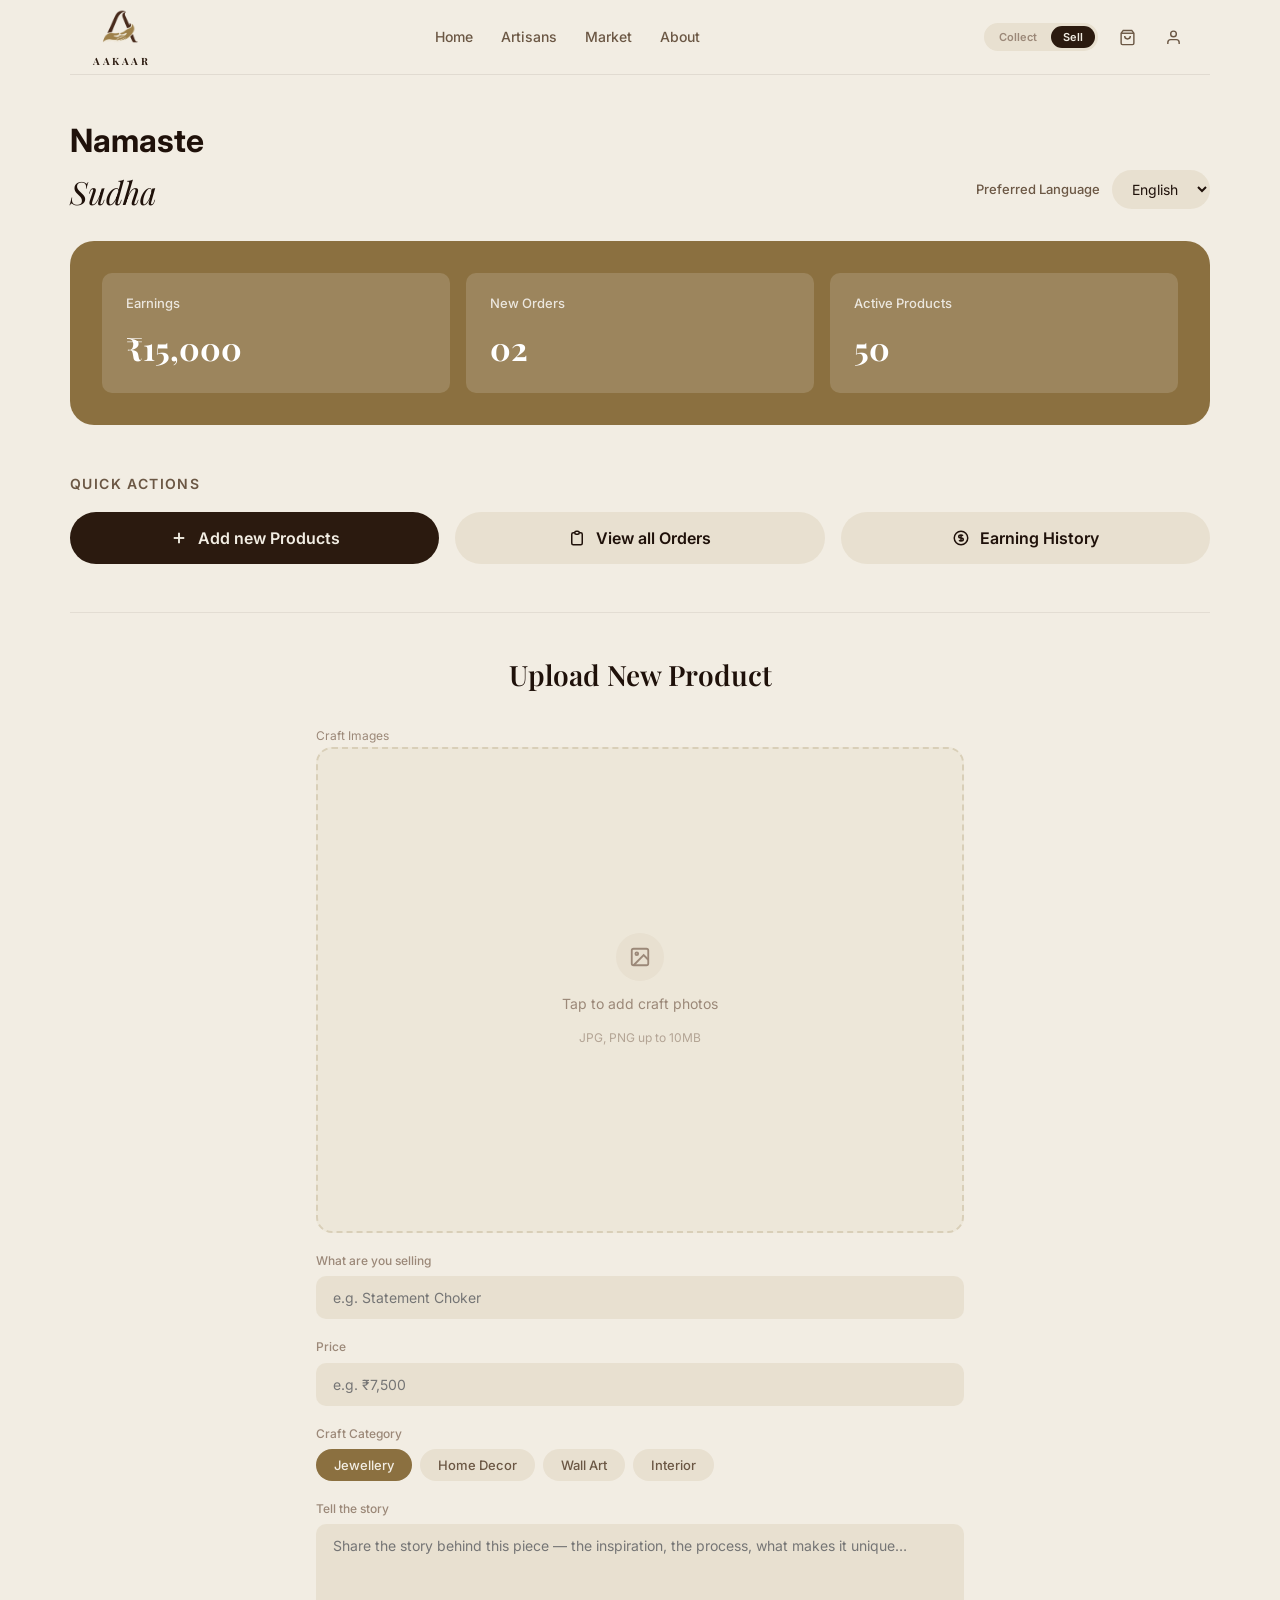
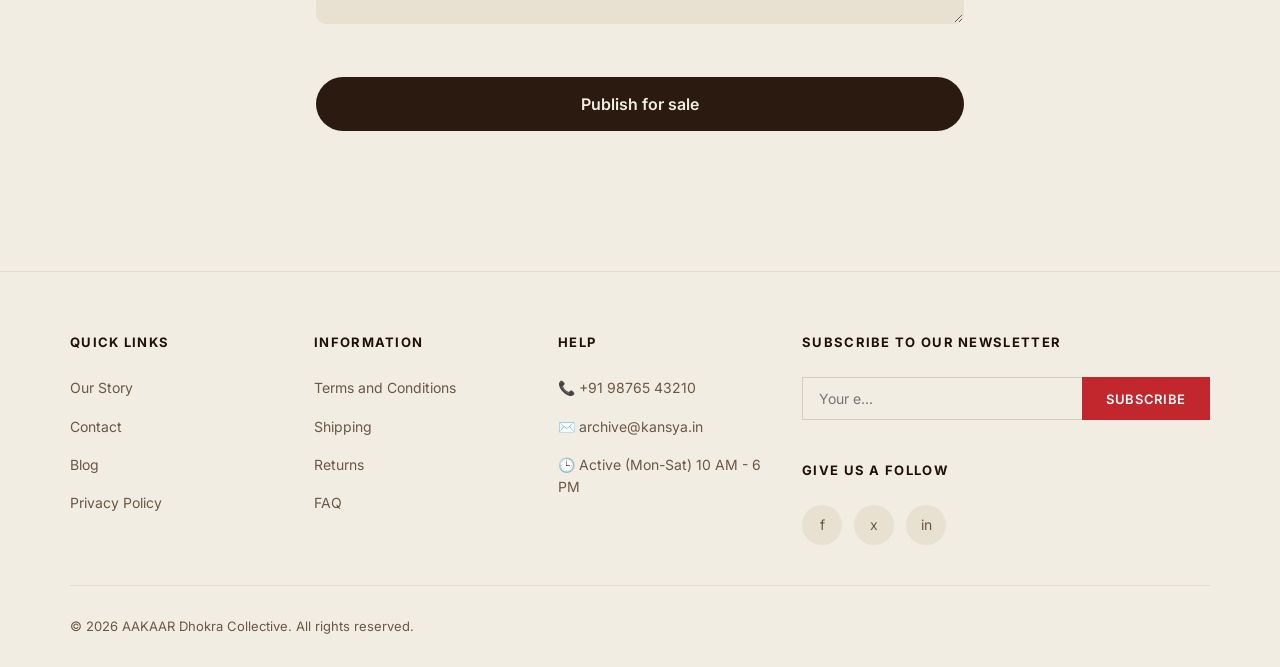
<file: artisan.html>
<!DOCTYPE html>
<html lang="en">
<head>
  <meta charset="UTF-8" />
  <meta name="viewport" content="width=device-width, initial-scale=1.0" />
  <title>AAKAAR — Artisan Dashboard · Sudha</title>
  <meta name="description" content="Artisan dashboard for Sudha — upload new Dhokra products, track earnings, and manage your craft store." />
  <link rel="stylesheet" href="src/css/style.css" />
  <style>
    body { background: var(--cream); }

    .page-wrap {
      max-width: 1140px;
      width: 92%;
      margin: 0 auto;
      padding: 40px 0 80px;
    }
    @media (max-width: 768px) {
      .page-wrap { padding: 20px 0 60px; width: 90%; }
    }

    /* ── Greeting ── */
    .greeting { padding: 0 0 24px; }
    .greeting-label {
      font-size: 32px;
      font-weight: 700;
      color: var(--text-primary);
    }
    @media (max-width: 768px) { .greeting-label { font-size: 28px; } }
    .greeting-name {
      font-family: 'Playfair Display', serif;
      font-style: italic;
      font-size: 32px;
      color: var(--text-primary);
    }
    @media (max-width: 768px) { .greeting-name { font-size: 28px; } }

    /* ── Earnings Card ── */
    .earnings-card {
      background: var(--golden-bg);
      border-radius: var(--radius-lg);
      padding: 32px;
      margin-bottom: 48px;
    }
    @media (max-width: 768px) { .earnings-card { padding: 22px 20px; margin-bottom: 32px; } }
    .earnings-layout {
      display: grid;
      grid-template-columns: repeat(3, 1fr);
      gap: 16px;
    }
    @media (max-width: 768px) { .earnings-layout { display: block; } }
    .earnings-grid {
      display: contents; /* Flattens nested div on desktop */
    }
    @media (max-width: 768px) {
      .earnings-grid { display: grid; grid-template-columns: 1fr 1fr; gap: 12px; margin-bottom: 12px; }
    }
    
    .earnings-tile, .earnings-full {
      background: rgba(255,255,255,0.15);
      border-radius: var(--radius-sm);
      padding: 20px 24px;
      display: flex;
      flex-direction: column;
      justify-content: center;
    }
    @media (max-width: 768px) {
      .earnings-tile { padding: 14px 16px; }
      .earnings-full { padding: 14px 16px; flex-direction: row; justify-content: space-between; align-items: center; }
    }
    .earnings-tile-label, .earnings-full-label {
      font-size: 13px;
      font-weight: 500;
      color: rgba(255,255,255,0.8);
      margin-bottom: 8px;
    }
    @media (max-width: 768px) {
      .earnings-tile-label { font-size: 12px; margin-bottom: 4px; }
      .earnings-full-label { margin-bottom: 0; }
    }
    .earnings-tile-val, .earnings-full-val {
      font-family: 'Playfair Display', serif;
      font-size: 32px;
      font-weight: 700;
      color: #fff;
    }
    @media (max-width: 768px) {
      .earnings-tile-val, .earnings-full-val { font-size: 26px; }
    }

    /* ── Quick Actions ── */
    .quick-actions-section { margin-bottom: 48px; }
    .quick-actions-title {
      font-size: 14px;
      font-weight: 600;
      color: var(--text-secondary);
      margin-bottom: 16px;
      text-transform: uppercase;
      letter-spacing: 0.1em;
    }
    @media (max-width: 768px) { .quick-actions-title { font-size: 13px; margin-bottom: 12px; } }
    .quick-actions { 
      display: grid; 
      grid-template-columns: repeat(3, 1fr); 
      gap: 16px; 
    }
    @media (max-width: 768px) { .quick-actions { grid-template-columns: 1fr; gap: 10px; } }
    .quick-action-btn {
      width: 100%;
      padding: 16px 24px;
      border-radius: 40px;
      font-size: 16px;
      font-weight: 600;
      display: flex;
      align-items: center;
      justify-content: center;
      gap: 10px;
      transition: all var(--transition);
      cursor: pointer;
      border: none;
      font-family: 'Inter', sans-serif;
    }
    .qab-primary {
      background: var(--brown-dark);
      color: var(--cream);
    }
    .qab-primary:hover {
      background: var(--brown-deep);
      transform: translateY(-2px);
      box-shadow: var(--shadow-md);
    }
    .qab-secondary {
      background: var(--cream-dark);
      color: var(--text-primary);
    }
    .qab-secondary:hover {
      background: var(--parchment);
      transform: translateY(-2px);
    }

    /* ── Divider ── */
    .section-divider {
      border: none;
      border-top: 1.5px solid rgba(31,17,10,0.07);
      margin: 20px 0 40px;
    }

    /* ── Upload Form ── */
    #upload-section {
      max-width: 680px;
      margin: 0 auto;
      padding: 0 16px;
    }
    .upload-section-title {
      font-family: 'Playfair Display', serif;
      font-size: 28px;
      font-weight: 600;
      margin-bottom: 24px;
      text-align: center;
    }
    @media (max-width: 768px) {
      #upload-section { padding: 0; }
      .upload-section-title { font-size: 22px; margin-bottom: 20px; text-align: left; }
    }

    /* Image upload area */
    .img-upload-area {
      border: 2px dashed var(--parchment);
      border-radius: var(--radius-md);
      aspect-ratio: 4/3;
      display: flex;
      flex-direction: column;
      align-items: center;
      justify-content: center;
      gap: 12px;
      background: var(--cream-mid);
      cursor: pointer;
      transition: all var(--transition);
      position: relative;
      overflow: hidden;
      margin-bottom: 12px;
    }
    .img-upload-area:hover {
      border-color: var(--golden);
      background: var(--cream-dark);
    }
    .img-upload-area.has-image {
      border-style: solid;
      border-color: var(--golden-bg);
    }
    .img-upload-area input[type="file"] {
      position: absolute;
      inset: 0;
      opacity: 0;
      cursor: pointer;
    }
    .img-upload-area img.preview {
      position: absolute;
      inset: 0;
      width: 100%; height: 100%;
      object-fit: cover;
    }
    .upload-icon {
      width: 48px; height: 48px;
      background: var(--cream-dark);
      border-radius: 50%;
      display: flex; align-items: center; justify-content: center;
      color: var(--text-muted);
    }
    .upload-text {
      font-size: 14px;
      color: var(--text-muted);
      text-align: center;
    }
    .upload-sub {
      font-size: 12px;
      color: var(--text-muted);
      opacity: 0.7;
    }
    .img-upload-label {
      font-size: 12px;
      color: var(--text-muted);
      margin-bottom: 6px;
    }

    /* Category chips */
    .category-chips {
      display: flex;
      gap: 8px;
      flex-wrap: wrap;
      margin-top: 4px;
    }
    .cat-chip {
      padding: 8px 18px;
      border-radius: 20px;
      font-size: 13px;
      font-weight: 500;
      cursor: pointer;
      background: var(--cream-dark);
      color: var(--text-secondary);
      border: none;
      transition: all var(--transition);
    }
    .cat-chip.active, .cat-chip:hover {
      background: var(--golden-bg);
      color: var(--cream);
    }

    /* Publish Button */
    .publish-btn {
      width: 100%;
      padding: 17px;
      border-radius: 40px;
      background: var(--brown-dark);
      color: var(--cream);
      font-size: 16px;
      font-weight: 600;
      border: none;
      cursor: pointer;
      margin-top: 28px;
      transition: all var(--transition);
      font-family: 'Inter', sans-serif;
    }
    .publish-btn:hover {
      background: var(--brown-deep);
      transform: translateY(-2px);
      box-shadow: var(--shadow-md);
    }

    /* Success Toast */
    .toast {
      position: fixed;
      bottom: 32px;
      left: 50%;
      transform: translateX(-50%) translateY(80px);
      background: var(--brown-dark);
      color: var(--cream);
      padding: 14px 28px;
      border-radius: 40px;
      font-size: 14px;
      font-weight: 500;
      z-index: 999;
      opacity: 0;
      transition: all 0.4s cubic-bezier(0.4,0,0.2,1);
      display: flex; align-items: center; gap: 10px;
      white-space: nowrap;
    }
    .toast.show { opacity: 1; transform: translateX(-50%) translateY(0); }
  </style>
</head>
<body>

  <!-- ── Navigation ── -->
  <nav class="nav" style="position:sticky;top:0;z-index:100;background:var(--cream);border-bottom:1px solid rgba(31,17,10,0.08);height:75px;display:flex;align-items:center;justify-content:space-between;backdrop-filter:blur(12px);">
    <a href="index.html" class="nav-logo" style="display:flex; flex-direction:column; align-items:center; gap:2px; text-decoration:none;">
      <img src="src/assets/logo_transparent.png" alt="AAKAAR Logo" style="height: 46px; width: auto;">
      <span style="font-family:'Playfair Display',serif;font-size:10px;font-weight:700;letter-spacing:.25em;color:var(--brown-dark);line-height:1;margin-left:3px;">AAKAAR</span>
    </a>
    <ul class="nav-links" style="display:flex;align-items:center;gap:28px;list-style:none;">
      <li><a href="index.html" style="font-size:14px;font-weight:500;color:var(--text-secondary);transition:color .25s;">Home</a></li>
      <li><a href="artisans.html" style="font-size:14px;font-weight:500;color:var(--text-secondary);transition:color .25s;">Artisans</a></li>
      <li><a href="market.html" style="font-size:14px;font-weight:500;color:var(--text-secondary);transition:color .25s;">Market</a></li>
      <li><a href="about.html" style="font-size:14px;font-weight:500;color:var(--text-secondary);transition:color .25s;">About</a></li>
    </ul>
    <div style="display:flex;align-items:center;gap:12px;">
      <div style="display:flex;align-items:center;background:var(--cream-dark);border-radius:20px;padding:3px;gap:2px;">
        <button onclick="window.location='collector.html'" style="font-size:11px;font-weight:600;padding:4px 12px;border-radius:16px;transition:all .25s;color:var(--text-muted);border:none;background:none;cursor:pointer;font-family:'Inter',sans-serif;">Collect</button>
        <button onclick="window.location='artisan.html'" style="font-size:11px;font-weight:600;padding:4px 12px;border-radius:16px;background:var(--brown-dark);color:var(--cream);border:none;cursor:pointer;font-family:'Inter',sans-serif;">Sell</button>
      </div>
      <button style="width:34px;height:34px;border-radius:50%;display:flex;align-items:center;justify-content:center;background:transparent;border:none;cursor:pointer;color:var(--text-secondary);">
        <svg width="17" height="17" viewbox="0 0 24 24" fill="none" stroke="currentColor" stroke-width="2"><path d="M6 2L3 6v14a2 2 0 002 2h14a2 2 0 002-2V6l-3-4z"></path><line x1="3" y1="6" x2="21" y2="6"></line><path d="M16 10a4 4 0 01-8 0"></path></svg>
      </button>
      <a href="login.html" style="width:34px;height:34px;border-radius:50%;display:flex;align-items:center;justify-content:center;background:transparent;border:none;cursor:pointer;color:var(--text-secondary);text-decoration:none;">
        <svg width="17" height="17" viewbox="0 0 24 24" fill="none" stroke="currentColor" stroke-width="2"><path d="M20 21v-2a4 4 0 00-4-4H8a4 4 0 00-4 4v2"></path><circle cx="12" cy="7" r="4"></circle></svg>
      </a>
    </div>
  </nav>

  <div class="page-wrap">

    <!-- ── Greeting & Language ── -->
    <div class="greeting animate-fade-up" style="display: flex; justify-content: space-between; align-items: flex-end;">
      <div>
        <div class="greeting-label">Namaste</div>
        <div class="greeting-name">Sudha</div>
      </div>
      <div style="display: flex; align-items: center; gap: 12px; margin-bottom: 8px;">
        <label for="pref-lang" style="font-size: 13px; font-weight: 500; color: var(--text-secondary);">Preferred Language</label>
        <select id="pref-lang" style="padding: 10px 16px; border-radius: 20px; font-size: 14px; font-family: 'Inter', sans-serif; background: var(--cream-dark); border: none; cursor: pointer; color: var(--text-primary); outline: none;">
          <option value="en">English</option>
          <option value="or">Odia</option>
          <option value="hi">Hindi</option>
        </select>
      </div>
    </div>

    <!-- ── Earnings Card ── -->
    <div class="earnings-card animate-fade-up delay-1">
      <div class="earnings-layout">
        <div class="earnings-grid">
          <div class="earnings-tile">
            <div class="earnings-tile-label">Earnings</div>
            <div class="earnings-tile-val">₹15,000</div>
          </div>
          <div class="earnings-tile">
            <div class="earnings-tile-label">New Orders</div>
            <div class="earnings-tile-val">02</div>
          </div>
        </div>
        <div class="earnings-full">
          <div class="earnings-full-label">Active Products</div>
          <div class="earnings-full-val">50</div>
        </div>
      </div>
    </div>

    <!-- ── Quick Actions ── -->
    <div class="quick-actions-section animate-fade-up delay-2">
      <div class="quick-actions-title">Quick Actions</div>
      <div class="quick-actions">
        <button class="quick-action-btn qab-primary" onclick="scrollToUpload()">
          <svg width="18" height="18" viewBox="0 0 24 24" fill="none" stroke="currentColor" stroke-width="2.5"><line x1="12" y1="5" x2="12" y2="19"/><line x1="5" y1="12" x2="19" y2="12"/></svg>
          Add new Products
        </button>
        <button class="quick-action-btn qab-secondary">
          <svg width="18" height="18" viewBox="0 0 24 24" fill="none" stroke="currentColor" stroke-width="2"><path d="M9 5H7a2 2 0 00-2 2v12a2 2 0 002 2h10a2 2 0 002-2V7a2 2 0 00-2-2h-2M9 5a2 2 0 002 2h2a2 2 0 002-2M9 5a2 2 0 012-2h2a2 2 0 012 2"/></svg>
          View all Orders
        </button>
        <button class="quick-action-btn qab-secondary">
          <svg width="18" height="18" viewBox="0 0 24 24" fill="none" stroke="currentColor" stroke-width="2"><path d="M12 8c-1.657 0-3 .895-3 2s1.343 2 3 2 3 .895 3 2-1.343 2-3 2m0-8c1.11 0 2.08.402 2.599 1M12 8V7m0 1v8m0 0v1m0-1c-1.11 0-2.08-.402-2.599-1M21 12a9 9 0 11-18 0 9 9 0 0118 0z"/></svg>
          Earning History
        </button>
      </div>
    </div>

    <hr class="section-divider"/>

    <!-- ── Upload Form ── -->
    <div id="upload-section" class="animate-fade-up delay-3">
      <div class="upload-section-title">Upload New Product</div>

      <form id="upload-form" onsubmit="handlePublish(event)">

        <!-- Craft Images -->
        <div class="form-group">
          <label class="img-upload-label">Craft Images</label>
          <div class="img-upload-area" id="upload-area">
            <input type="file" accept="image/*" onchange="previewImage(event)" />
            <div class="upload-icon" id="upload-icon">
              <svg width="22" height="22" viewBox="0 0 24 24" fill="none" stroke="currentColor" stroke-width="2"><rect x="3" y="3" width="18" height="18" rx="2"/><circle cx="8.5" cy="8.5" r="1.5"/><polyline points="21 15 16 10 5 21"/></svg>
            </div>
            <div class="upload-text" id="upload-text">Tap to add craft photos</div>
            <div class="upload-sub" id="upload-sub">JPG, PNG up to 10MB</div>
          </div>
        </div>

        <!-- Product Name -->
        <div class="form-group">
          <label class="form-label" for="prod-name">What are you selling</label>
          <input class="form-input" type="text" id="prod-name" placeholder="e.g. Statement Choker" required />
        </div>

        <!-- Price -->
        <div class="form-group">
          <label class="form-label" for="prod-price">Price</label>
          <input class="form-input" type="text" id="prod-price" placeholder="e.g. ₹7,500" required />
        </div>

        <!-- Category -->
        <div class="form-group">
          <label class="form-label">Craft Category</label>
          <div class="category-chips">
            <button type="button" class="cat-chip active" onclick="selectCat(this)">Jewellery</button>
            <button type="button" class="cat-chip" onclick="selectCat(this)">Home Decor</button>
            <button type="button" class="cat-chip" onclick="selectCat(this)">Wall Art</button>
            <button type="button" class="cat-chip" onclick="selectCat(this)">Interior</button>
          </div>
        </div>

        <!-- Story -->
        <div class="form-group">
          <label class="form-label" for="prod-story">Tell the story</label>
          <textarea class="form-textarea" id="prod-story" rows="4" placeholder="Share the story behind this piece — the inspiration, the process, what makes it unique…"></textarea>
        </div>

        <button type="submit" class="publish-btn">Publish for sale</button>
      </form>
    </div>

  </div>

  <!-- ── Toast ── -->
  <div class="toast" id="toast">
    <svg width="16" height="16" viewBox="0 0 24 24" fill="none" stroke="currentColor" stroke-width="2.5"><polyline points="20 6 9 17 4 12"/></svg>
    Product published successfully!
  </div>

  <script>
    function scrollToUpload() {
      document.getElementById('upload-section').scrollIntoView({ behavior: 'smooth', block: 'start' });
    }

    function previewImage(e) {
      const file = e.target.files[0];
      if (!file) return;
      const area = document.getElementById('upload-area');
      const icon = document.getElementById('upload-icon');
      const text = document.getElementById('upload-text');
      const sub  = document.getElementById('upload-sub');
      const reader = new FileReader();
      reader.onload = ev => {
        let prev = area.querySelector('img.preview');
        if (!prev) { prev = document.createElement('img'); prev.className = 'preview'; area.prepend(prev); }
        prev.src = ev.target.result;
        area.classList.add('has-image');
        icon.style.display = 'none';
        text.style.display = 'none';
        sub.style.display = 'none';
      };
      reader.readAsDataURL(file);
    }

    function selectCat(btn) {
      document.querySelectorAll('.cat-chip').forEach(c => c.classList.remove('active'));
      btn.classList.add('active');
    }

    function handlePublish(e) {
      e.preventDefault();
      const toast = document.getElementById('toast');
      toast.classList.add('show');
      setTimeout(() => toast.classList.remove('show'), 3200);
      e.target.reset();
      const area = document.getElementById('upload-area');
      const prev = area.querySelector('img.preview');
      if (prev) prev.remove();
      area.classList.remove('has-image');
      document.getElementById('upload-icon').style.display = '';
      document.getElementById('upload-text').style.display = '';
      document.getElementById('upload-sub').style.display = '';
    }
  </script>

  <footer class="site-footer">
    <div class="footer-top">
      <div class="footer-col">
        <h4 class="footer-title">QUICK LINKS</h4>
        <ul class="footer-links">
          <li><a href="about.html">Our Story</a></li>
          <li><a href="#">Contact</a></li>
          <li><a href="#">Blog</a></li>
          <li><a href="#">Privacy Policy</a></li>
        </ul>
      </div>
      <div class="footer-col">
        <h4 class="footer-title">INFORMATION</h4>
        <ul class="footer-links">
          <li><a href="#">Terms and Conditions</a></li>
          <li><a href="#">Shipping</a></li>
          <li><a href="#">Returns</a></li>
          <li><a href="#">FAQ</a></li>
        </ul>
      </div>
      <div class="footer-col">
        <h4 class="footer-title">HELP</h4>
        <ul class="footer-links">
          <li><span class="footer-text">📞 +91 98765 43210</span></li>
          <li><span class="footer-text">✉️ archive@kansya.in</span></li>
          <li><span class="footer-text">🕒 Active (Mon-Sat) 10 AM - 6 PM</span></li>
        </ul>
      </div>
      <div class="footer-newsletter">
        <h4 class="footer-title">SUBSCRIBE TO OUR NEWSLETTER</h4>
        <form class="newsletter-form" onsubmit="event.preventDefault();">
          <input type="email" placeholder="Your e..." required>
          <button type="submit">SUBSCRIBE</button>
        </form>
        <h4 class="footer-title">GIVE US A FOLLOW</h4>
        <div class="social-icons">
          <a href="#" class="social-icon">f</a>
          <a href="#" class="social-icon">x</a>
          <a href="#" class="social-icon">in</a>
        </div>
      </div>
    </div>
    <div class="footer-bottom">
      &copy; 2026 AAKAAR Dhokra Collective. All rights reserved.
    </div>
  </footer>

</body>
</html>
</file>
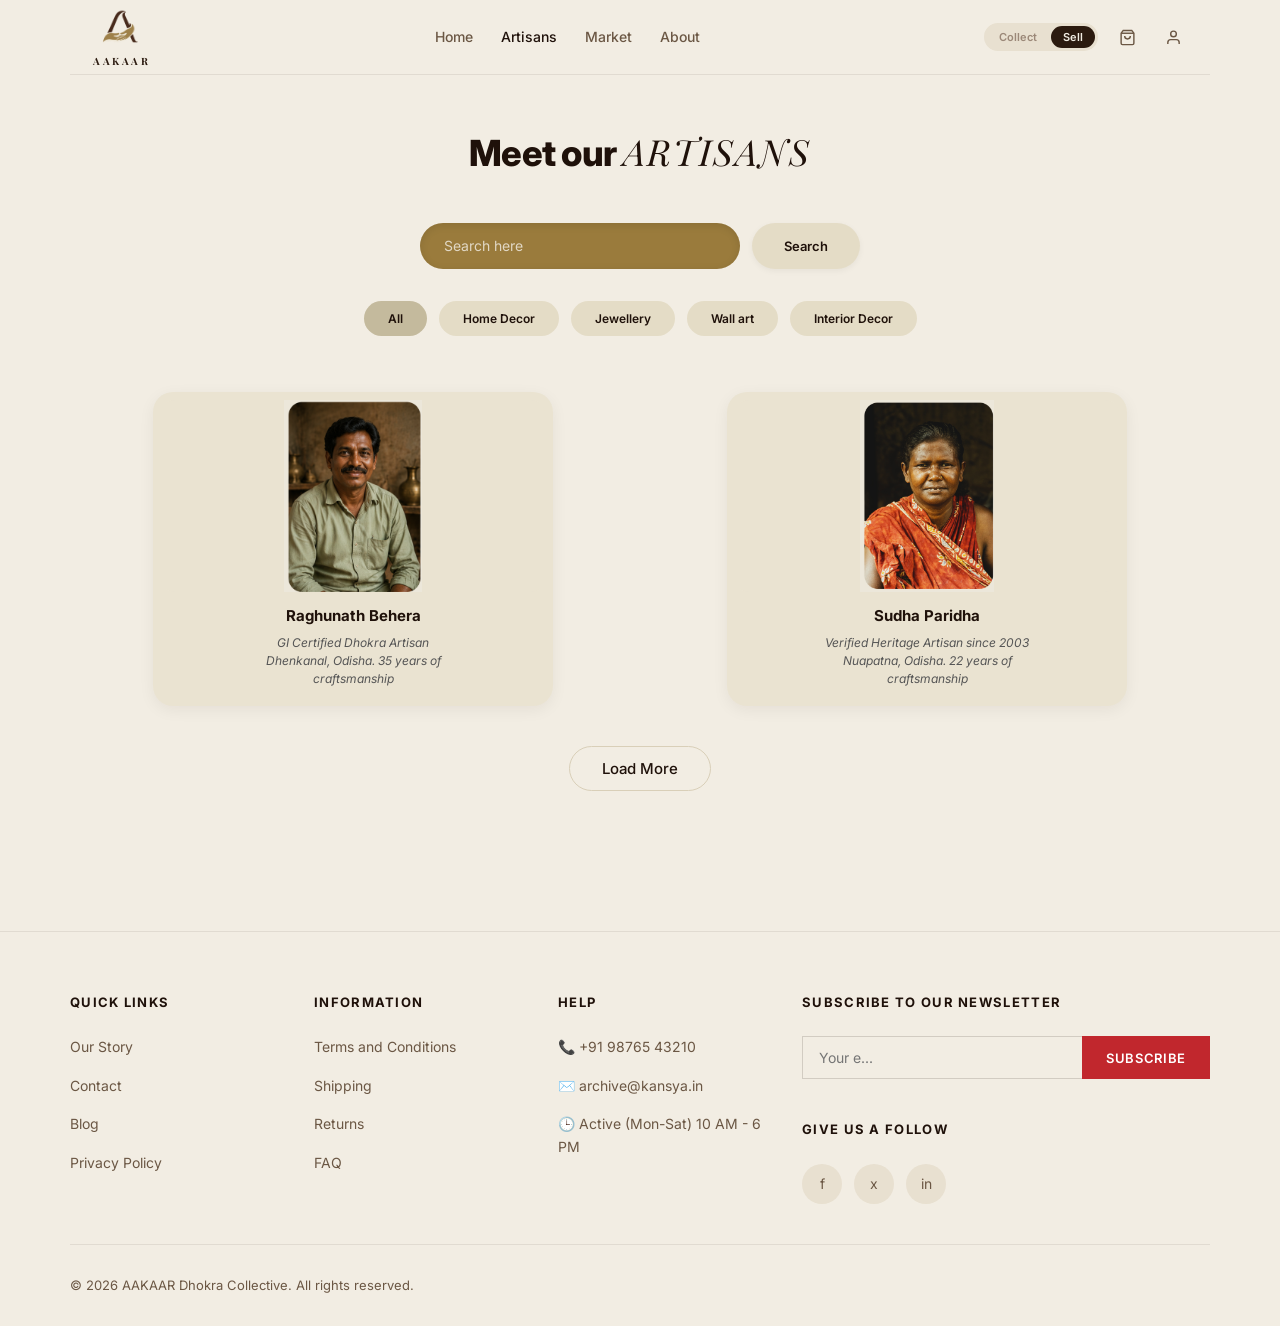
<file: artisans.html>
<!DOCTYPE html>
<html lang="en">
<head>
<meta http-equiv="Content-Type" content="text/html; charset=UTF-8">
  <meta charset="UTF-8">
  <meta name="viewport" content="width=device-width, initial-scale=1.0">
  <title>AAKAAR — Meet our Artisans</title>
  <meta name="description" content="Meet the Dhokra artisans behind AAKAAR.">
  <link rel="stylesheet" href="src/css/style.css">
  <style>
    body { background: var(--cream); }
    
    .page-wrap {
      max-width: 1140px;
      margin: 0 auto;
      padding: 0 20px 80px;
    }

    /* ── TITLE ── */
    .page-title {
      text-align: center;
      margin: 48px 0 40px;
      font-family: 'Inter', sans-serif;
      font-size: 36px;
      font-weight: 800;
      color: var(--text-primary);
      letter-spacing: -0.02em;
    }
    .page-title span {
      font-family: 'Playfair Display', serif;
      font-style: italic;
      font-weight: 400;
      letter-spacing: 0.05em;
    }

    /* ── SEARCH BAR ── */
    .search-row {
      display: flex;
      gap: 12px;
      margin: 0 auto 32px auto;
      max-width: 440px;
    }
    .search-input {
      flex: 1;
      background: #9A7B3C;
      border: none;
      border-radius: 23px;
      padding: 0 24px;
      height: 46px;
      color: #fff;
      font-family: 'Inter', sans-serif;
      font-size: 14px;
      box-shadow: inset 0 2px 8px rgba(0,0,0,0.1);
    }
    .search-input:focus { outline: 2px solid var(--brown-deep); }
    .search-input::placeholder { color: rgba(255,255,255,0.7); }
    
    .search-btn {
      background: #E4DCC6;
      border: none;
      border-radius: 23px;
      padding: 0 32px;
      font-family: 'Inter', sans-serif;
      font-weight: 600;
      font-size: 13px;
      color: var(--text-primary);
      cursor: pointer;
      transition: all var(--transition);
      box-shadow: 0 2px 6px rgba(0,0,0,0.05);
      height: 46px;
    }
    .search-btn:hover { background: #D8CEB3; }

    /* ── FILTER CHIPS ── */
    .filter-row {
      display: flex;
      gap: 12px;
      margin-bottom: 56px;
      justify-content: center;
      flex-wrap: wrap;
    }
    .filter-chip {
      background: #E4DCC6;
      border: none;
      border-radius: 24px;
      padding: 10px 24px;
      font-family: 'Inter', sans-serif;
      font-size: 12px;
      font-weight: 600;
      color: var(--text-primary);
      cursor: pointer;
      transition: all var(--transition);
    }
    .filter-chip.active,
    .filter-chip:hover {
      background: #C4BA9D;
    }

    /* ── ARTISAN GRID ── */
    .artisan-grid {
      display: grid;
      grid-template-columns: repeat(2, 1fr);
      gap: 32px 48px;
    }
    @media (max-width: 600px) {
      .artisan-grid { grid-template-columns: 1fr; }
      .search-row { flex-direction: column; }
    }

    /* ── CARD ── */
    .artisan-card {
      background: #EAE3D1;
      border-radius: 20px;
      padding: 8px;
      box-shadow: 0 4px 16px rgba(31,17,10,0.06);
      transition: all var(--transition);
      max-width: 400px;
      width: 100%;
      margin: 0 auto;
    }
    .artisan-card:hover { transform: translateY(-4px); box-shadow: 0 8px 24px rgba(31,17,10,0.1); }
    
    .artisan-img-wrap {
      width: 100%;
      aspect-ratio: 2 / 1;
      border-radius: 14px;
      overflow: hidden;
      background-color: #EAE3D1;
      display: flex;
      align-items: flex-end;
      justify-content: center;
    }
    .artisan-img-wrap img {
      width: 100%;
      height: 100%;
      object-fit: contain;
      object-position: bottom center;
      display: block;
    }

    .artisan-info {
      padding: 12px 8px 10px;
      text-align: center;
    }
    .artisan-name {
      font-family: 'Inter', sans-serif;
      font-size: 15px;
      font-weight: 700;
      color: var(--text-primary);
      margin-bottom: 6px;
    }
    .artisan-bio {
      font-family: 'Inter', sans-serif;
      font-size: 12px;
      font-style: italic;
      color: #555;
      line-height: 1.5;
    }
  </style>
</head>
<body>

  <!-- ── Navigation ── -->
  <nav class="nav" style="position:sticky;top:0;z-index:100;background:var(--cream);border-bottom:1px solid rgba(31,17,10,0.08);height:75px;display:flex;align-items:center;justify-content:space-between;backdrop-filter:blur(12px);">
    <a href="index.html" class="nav-logo" style="display:flex; flex-direction:column; align-items:center; gap:2px; text-decoration:none;">
      <img src="src/assets/logo_transparent.png" alt="AAKAAR Logo" style="height: 46px; width: auto;">
      <span style="font-family:'Playfair Display',serif;font-size:10px;font-weight:700;letter-spacing:.25em;color:var(--brown-dark);line-height:1;margin-left:3px;">AAKAAR</span>
    </a>
    <ul class="nav-links" style="display:flex;align-items:center;gap:28px;list-style:none;">
      <li><a href="index.html" style="font-size:14px;font-weight:500;color:var(--text-secondary);transition:color .25s;">Home</a></li>
      <li><a href="artisans.html" style="font-size:14px;font-weight:500;color:var(--text-primary);">Artisans</a></li>
      <li><a href="market.html" style="font-size:14px;font-weight:500;color:var(--text-secondary);transition:color .25s;">Market</a></li>
      <li><a href="about.html" style="font-size:14px;font-weight:500;color:var(--text-secondary);transition:color .25s;">About</a></li>
    </ul>
    <div style="display:flex;align-items:center;gap:12px;">
      <div style="display:flex;align-items:center;background:var(--cream-dark);border-radius:20px;padding:3px;gap:2px;">
        <button onclick="window.location='collector.html'" style="font-size:11px;font-weight:600;padding:4px 12px;border-radius:16px;transition:all .25s;color:var(--text-muted);border:none;background:none;cursor:pointer;font-family:'Inter',sans-serif;">Collect</button>
        <button onclick="window.location='artisan.html'" style="font-size:11px;font-weight:600;padding:4px 12px;border-radius:16px;background:var(--brown-dark);color:var(--cream);border:none;cursor:pointer;font-family:'Inter',sans-serif;">Sell</button>
      </div>
      <button style="width:34px;height:34px;border-radius:50%;display:flex;align-items:center;justify-content:center;background:transparent;border:none;cursor:pointer;color:var(--text-secondary);">
        <svg width="17" height="17" viewbox="0 0 24 24" fill="none" stroke="currentColor" stroke-width="2"><path d="M6 2L3 6v14a2 2 0 002 2h14a2 2 0 002-2V6l-3-4z"></path><line x1="3" y1="6" x2="21" y2="6"></line><path d="M16 10a4 4 0 01-8 0"></path></svg>
      </button>
      <a href="login.html" style="width:34px;height:34px;border-radius:50%;display:flex;align-items:center;justify-content:center;background:transparent;border:none;cursor:pointer;color:var(--text-secondary);text-decoration:none;">
        <svg width="17" height="17" viewbox="0 0 24 24" fill="none" stroke="currentColor" stroke-width="2"><path d="M20 21v-2a4 4 0 00-4-4H8a4 4 0 00-4 4v2"></path><circle cx="12" cy="7" r="4"></circle></svg>
      </a>
    </div>
  </nav>

  <div class="page-wrap">
    
    <h1 class="page-title animate-fade-up">Meet our <span>ARTISANS</span>
</h1>

    <div class="search-row animate-fade-up delay-1">
      <input type="text" class="search-input" placeholder="Search here">
      <button class="search-btn">Search</button>
    </div>

    <div class="filter-row animate-fade-up delay-2">
      <button class="filter-chip active">All</button>
      <button class="filter-chip">Home Decor</button>
      <button class="filter-chip">Jewellery</button>
      <button class="filter-chip">Wall art</button>
      <button class="filter-chip">Interior Decor</button>
    </div>

    <div class="artisan-grid">
      
      <!-- Card 1 -->
      <div class="artisan-card animate-fade-up delay-3" onclick="window.location.href='artisan_raghunath.html'" style="cursor: pointer;">
        <div class="artisan-img-wrap">
          <img src="images/Raghunath%20Behera.png" alt="Raghunath Behera" loading="lazy">
        </div>
        <div class="artisan-info">
          <div class="artisan-name">Raghunath Behera</div>
          <div class="artisan-bio">GI Certified Dhokra Artisan<br>Dhenkanal, Odisha. 35 years of<br>craftsmanship</div>
        </div>
      </div>

      <!-- Card 2 -->
      <div class="artisan-card animate-fade-up delay-4" onclick="window.location.href='artisan_sudha.html'" style="cursor: pointer;">
        <div class="artisan-img-wrap">
          <img src="images/Sudha%20paridha.png" alt="Sudha Paridha" loading="lazy">
        </div>
        <div class="artisan-info">
          <div class="artisan-name">Sudha Paridha</div>
          <div class="artisan-bio">Verified Heritage Artisan since 2003<br>Nuapatna, Odisha. 22 years of<br>craftsmanship</div>
        </div>
      </div>

      <!-- Card 3 -->
      <div class="artisan-card hidden-artisan animate-fade-up delay-5" onclick="window.location.href='artisan_basindhar.html'" style="cursor: pointer; display: none;">
        <div class="artisan-img-wrap">
          <img src="images/Basindhar%20Behera.png" alt="Basindhar Karmakar" loading="lazy">
        </div>
        <div class="artisan-info">
          <div class="artisan-name">Basindhar Karmakar</div>
          <div class="artisan-bio">State Handicrafts-Certified Artisan<br>Balangir, Odisha. 30 years of<br>craftsmanship</div>
        </div>
      </div>

      <!-- Card 4 -->
      <div class="artisan-card hidden-artisan animate-fade-up delay-6" onclick="window.location.href='artisan_dimnath.html'" style="cursor: pointer; display: none;">
        <div class="artisan-img-wrap">
          <img src="images/Dignnath%20Behera.png" alt="Dinnath Behera" loading="lazy">
        </div>
        <div class="artisan-info">
          <div class="artisan-name">Dinnath Behera</div>
          <div class="artisan-bio">Odisha Artisan Collective Verified<br>Sadeibareni, Odisha. 35 years of<br>craftsmanship</div>
        </div>
      </div>

    </div>

    <div class="load-more-wrap" style="text-align: center; margin-top: 40px;">
      <button id="loadMoreBtn" class="btn btn-outline" style="padding: 12px 32px; border-radius: 30px;" onclick="document.querySelectorAll('.hidden-artisan').forEach(el => el.style.display = 'block'); this.style.display = 'none';">
        Load More
      </button>
    </div>

  </div>

  <script>
    // Filter chip interaction
    const chips = document.querySelectorAll('.filter-chip');
    chips.forEach(chip => {
      chip.addEventListener('click', () => {
        chips.forEach(c => c.classList.remove('active'));
        chip.classList.add('active');
      });
    });
  </script>

  <footer class="site-footer">
    <div class="footer-top">
      <div class="footer-col">
        <h4 class="footer-title">QUICK LINKS</h4>
        <ul class="footer-links">
          <li><a href="about.html">Our Story</a></li>
          <li><a href="#">Contact</a></li>
          <li><a href="#">Blog</a></li>
          <li><a href="#">Privacy Policy</a></li>
        </ul>
      </div>
      <div class="footer-col">
        <h4 class="footer-title">INFORMATION</h4>
        <ul class="footer-links">
          <li><a href="#">Terms and Conditions</a></li>
          <li><a href="#">Shipping</a></li>
          <li><a href="#">Returns</a></li>
          <li><a href="#">FAQ</a></li>
        </ul>
      </div>
      <div class="footer-col">
        <h4 class="footer-title">HELP</h4>
        <ul class="footer-links">
          <li><span class="footer-text">📞 +91 98765 43210</span></li>
          <li><span class="footer-text">✉️ archive@kansya.in</span></li>
          <li><span class="footer-text">🕒 Active (Mon-Sat) 10 AM - 6 PM</span></li>
        </ul>
      </div>
      <div class="footer-newsletter">
        <h4 class="footer-title">SUBSCRIBE TO OUR NEWSLETTER</h4>
        <form class="newsletter-form" onsubmit="event.preventDefault();">
          <input type="email" placeholder="Your e..." required>
          <button type="submit">SUBSCRIBE</button>
        </form>
        <h4 class="footer-title">GIVE US A FOLLOW</h4>
        <div class="social-icons">
          <a href="#" class="social-icon">f</a>
          <a href="#" class="social-icon">x</a>
          <a href="#" class="social-icon">in</a>
        </div>
      </div>
    </div>
    <div class="footer-bottom">
      &copy; 2026 AAKAAR Dhokra Collective. All rights reserved.
    </div>
  </footer>

</body>
</html>
</file>
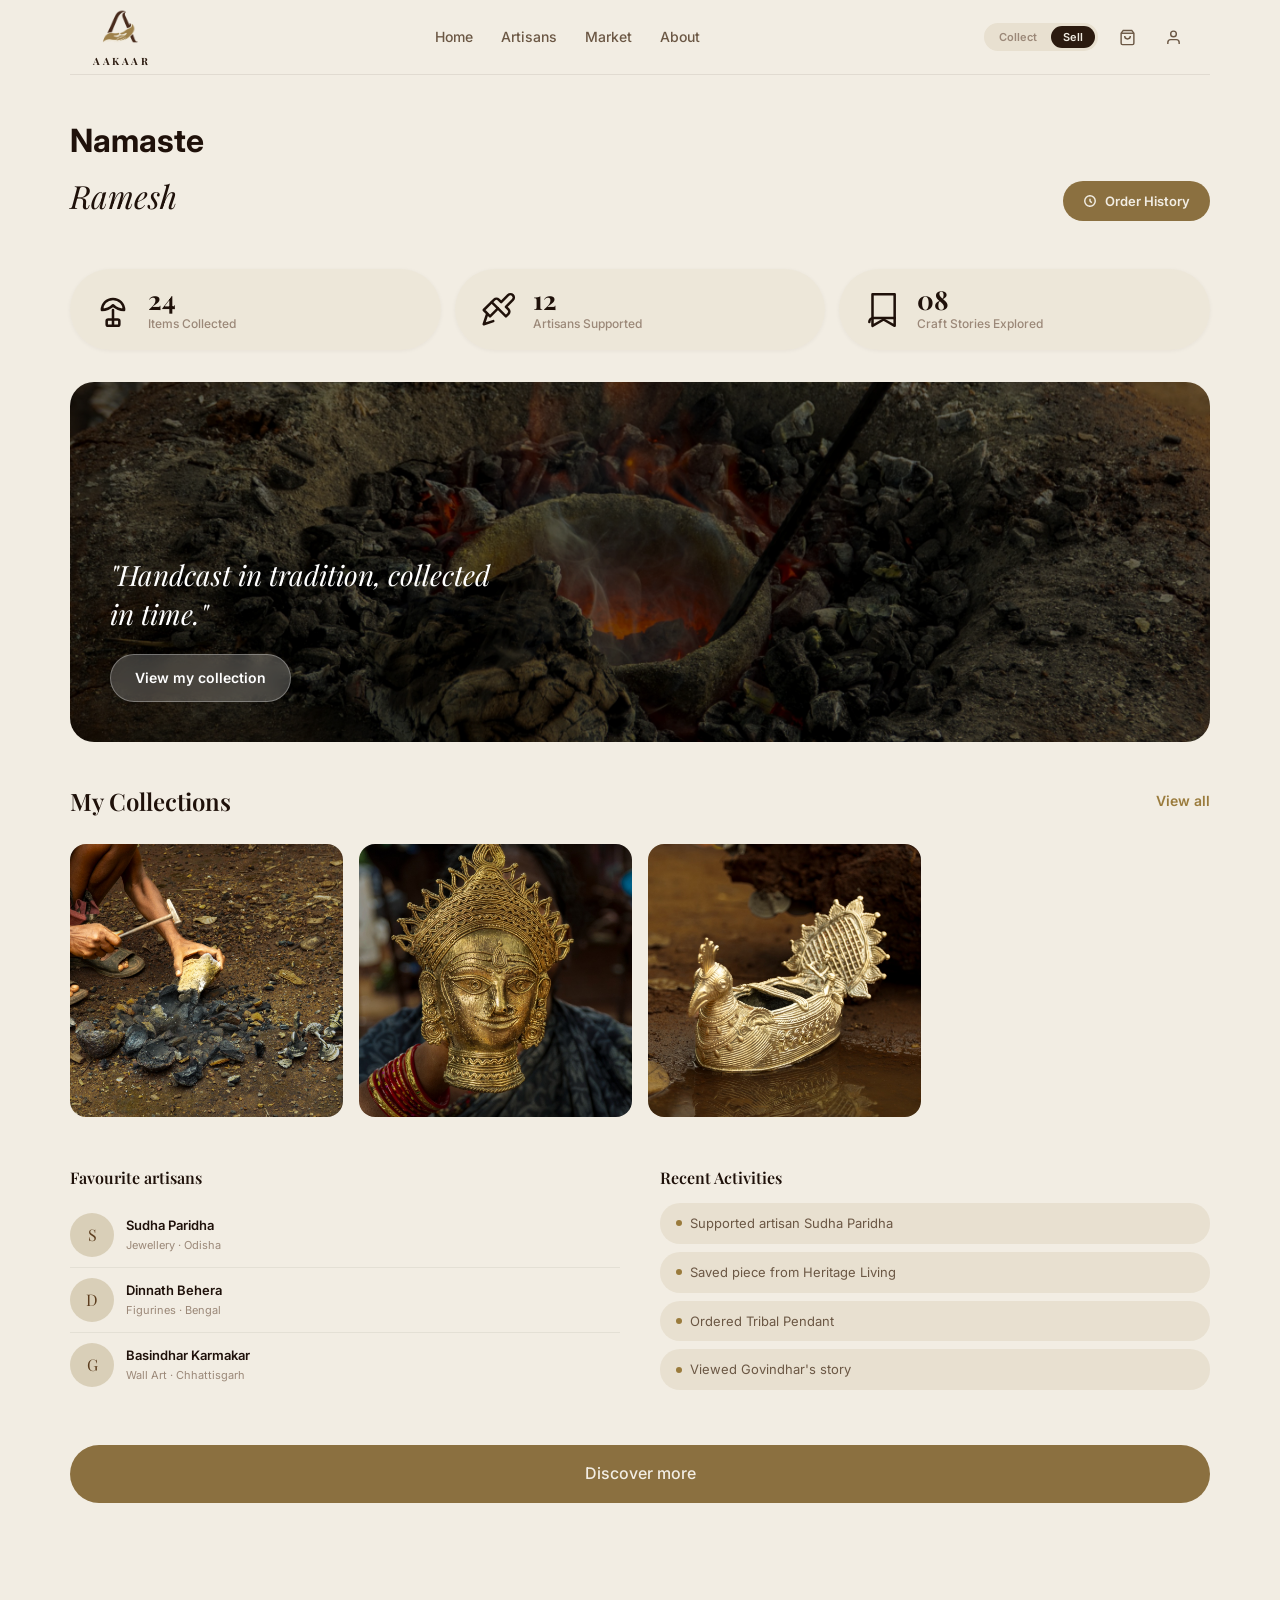
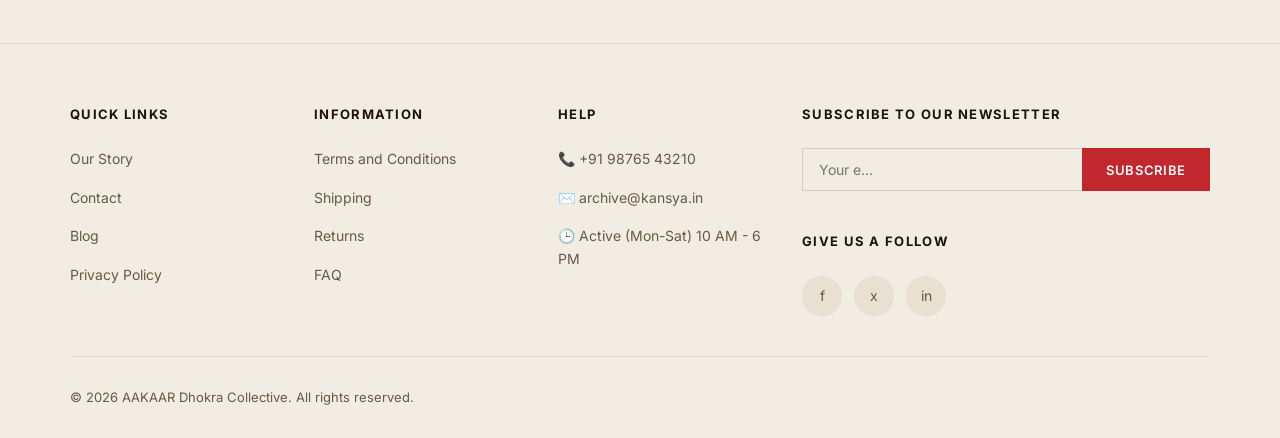
<file: collector.html>
<!DOCTYPE html>
<html lang="en">
<head>
  <meta charset="UTF-8" />
  <meta name="viewport" content="width=device-width, initial-scale=1.0" />
  <title>AAKAAR — My Collection · Ramesh</title>
  <meta name="description" content="Collector dashboard for Ramesh — track your Dhokra collection, favourite artisans and recent activities." />
  <link rel="stylesheet" href="src/css/style.css" />
  <style>
    body { background: var(--cream); }

    .page-wrap {
      max-width: 1140px;
      width: 92%;
      margin: 0 auto;
      padding: 40px 0 80px;
    }
    @media (max-width: 768px) {
      .page-wrap { padding: 20px 0 60px; width: 90%; }
    }

    /* ── Greeting ── */
    .greeting { padding: 0 0 24px; }
    .greeting-header {
      display: flex;
      justify-content: space-between;
      align-items: flex-end;
      margin-bottom: 24px;
    }
    @media (max-width: 600px) {
      .greeting-header { flex-direction: column; align-items: flex-start; gap: 16px; }
    }
    .greeting-label {
      font-size: 32px;
      font-weight: 700;
      font-family: 'Inter', sans-serif;
      color: var(--text-primary);
      margin-bottom: 4px;
    }
    @media (max-width: 768px) { .greeting-label { font-size: 28px; } }
    .greeting-name {
      font-family: 'Playfair Display', serif;
      font-style: italic;
      font-size: 32px;
      color: var(--text-primary);
    }
    @media (max-width: 768px) { .greeting-name { font-size: 28px; } }
    .order-history-btn {
      display: inline-flex;
      align-items: center;
      gap: 8px;
      background: var(--golden-bg);
      color: var(--cream);
      font-size: 13px;
      font-weight: 600;
      padding: 10px 20px;
      border-radius: 24px;
      transition: all var(--transition);
    }
    .order-history-btn:hover { background: var(--olive); transform: translateY(-2px); }
    @media (max-width: 768px) {
      .order-history-btn { font-size: 12px; padding: 7px 16px; border-radius: 20px; }
    }

    /* ── Stats Row ── */
    .stats-row {
      display: grid;
      grid-template-columns: repeat(3, 1fr);
      gap: 14px;
      margin-bottom: 32px;
    }
    @media (max-width: 700px) {
      .stats-row { grid-template-columns: 1fr; gap: 12px; margin-bottom: 24px; }
    }
    .stat-tile {
      background: var(--cream-mid);
      border-radius: 60px;
      padding: 18px 24px;
      display: flex;
      flex-direction: row;
      align-items: center;
      gap: 16px;
      transition: all var(--transition);
      box-shadow: 0 1px 4px rgba(44,24,16,0.05);
    }
    @media (max-width: 768px) {
      .stat-tile { padding: 16px 20px; border-radius: 50px; gap: 14px; }
    }
    .stat-tile:hover { transform: translateY(-2px); box-shadow: var(--shadow-sm); }
    .stat-icon {
      width: 38px;
      height: 38px;
      flex-shrink: 0;
      color: var(--text-primary);
      display: flex;
      align-items: center;
      justify-content: center;
    }
    @media (max-width: 768px) { .stat-icon { width: 32px; height: 32px; } }
    .stat-icon svg { width: 100%; height: 100%; stroke: var(--text-primary); }
    .stat-tile-text { display: flex; flex-direction: column; gap: 3px; }
    .stat-tile-num {
      font-family: 'Playfair Display', serif;
      font-size: 26px;
      font-weight: 700;
      color: var(--text-primary);
      line-height: 1;
    }
    @media (max-width: 768px) { .stat-tile-num { font-size: 21px; } }
    .stat-tile-label {
      font-size: 12px;
      font-weight: 500;
      color: var(--text-muted);
      line-height: 1.3;
      white-space: nowrap;
    }
    @media (max-width: 768px) { .stat-tile-label { font-size: 11px; } }

    /* ── Hero Card ── */
    .hero-card {
      position: relative;
      border-radius: var(--radius-lg);
      overflow: hidden;
      margin-bottom: 40px;
      height: 360px;
    }
    @media (max-width: 768px) {
      .hero-card { height: 220px; margin-bottom: 32px; }
    }
    .hero-card img {
      width: 100%; height: 100%;
      object-fit: cover;
      filter: brightness(0.5);
    }
    .hero-card-content {
      position: absolute;
      inset: 0;
      padding: 40px;
      display: flex;
      flex-direction: column;
      justify-content: flex-end;
    }
    @media (max-width: 768px) { .hero-card-content { padding: 24px; } }
    .hero-card-quote {
      font-family: 'Playfair Display', serif;
      font-style: italic;
      font-size: 28px;
      color: #fff;
      line-height: 1.4;
      margin-bottom: 20px;
      max-width: 400px;
    }
    @media (max-width: 768px) {
      .hero-card-quote { font-size: 19px; margin-bottom: 14px; max-width: 260px; }
    }
    .hero-card-btn {
      display: inline-flex;
      align-items: center;
      gap: 8px;
      background: rgba(255,255,255,0.2);
      backdrop-filter: blur(8px);
      border: 1px solid rgba(255,255,255,0.3);
      color: #fff;
      font-size: 14px;
      font-weight: 600;
      padding: 12px 24px;
      border-radius: 24px;
      width: fit-content;
      transition: all var(--transition);
    }
    @media (max-width: 768px) {
      .hero-card-btn { font-size: 13px; padding: 9px 20px; border-radius: 20px; gap: 6px; }
    }
    .hero-card-btn:hover { background: rgba(255,255,255,0.3); transform: scale(1.02); }

    /* ── My Collections ── */
    .section-head {
      display: flex;
      justify-content: space-between;
      align-items: center;
      margin-bottom: 24px;
    }
    @media (max-width: 768px) { .section-head { margin-bottom: 16px; } }
    .section-head h2 {
      font-family: 'Playfair Display', serif;
      font-size: 24px;
      font-weight: 600;
    }
    @media (max-width: 768px) { .section-head h2 { font-size: 20px; } }
    .section-head a { font-size: 14px; color: var(--golden); font-weight: 600; transition: color var(--transition); }
    .section-head a:hover { color: var(--olive); }
    @media (max-width: 768px) { .section-head a { font-size: 13px; font-weight: 500; } }

    .collection-grid {
      display: grid;
      grid-template-columns: repeat(auto-fill, minmax(220px, 1fr));
      gap: 16px;
      margin-bottom: 48px;
    }
    @media (max-width: 768px) {
      .collection-grid { grid-template-columns: repeat(3, 1fr); gap: 10px; margin-bottom: 32px; }
    }
    .collection-item {
      border-radius: var(--radius-md);
      overflow: hidden;
      aspect-ratio: 1;
      cursor: pointer;
      transition: all var(--transition);
    }
    .collection-item:hover { transform: scale(1.03); box-shadow: var(--shadow-md); z-index: 2; }
    .collection-item img {
      width: 100%; height: 100%;
      object-fit: cover;
    }

    /* ── Two Col Row ── */
    .two-col-row {
      display: grid;
      grid-template-columns: 1fr 1fr;
      gap: 40px;
      margin-bottom: 48px;
    }
    @media (max-width: 900px) {
      .two-col-row { grid-template-columns: 1fr; gap: 32px; margin-bottom: 32px; }
    }

    /* ── Favourite Artisans ── */
    .artisan-list { display: flex; flex-direction: column; gap: 0; }
    .artisan-item {
      display: flex;
      align-items: center;
      gap: 12px;
      padding: 10px 0;
      border-bottom: 1px solid rgba(31,17,10,0.06);
      cursor: pointer;
    }
    .artisan-item:last-child { border-bottom: none; }
    .artisan-avatar {
      width: 44px; height: 44px;
      border-radius: 50%;
      object-fit: cover;
      flex-shrink: 0;
      border: 2px solid var(--parchment);
    }
    .artisan-avatar-placeholder {
      width: 44px; height: 44px;
      border-radius: 50%;
      background: var(--parchment);
      display: flex; align-items: center; justify-content: center;
      font-family: 'Playfair Display', serif;
      font-size: 16px;
      color: var(--brown-mid);
      flex-shrink: 0;
    }
    .artisan-item-name {
      font-size: 13px;
      font-weight: 600;
      color: var(--text-primary);
    }
    .artisan-item-role {
      font-size: 11px;
      color: var(--text-muted);
      margin-top: 1px;
    }

    /* ── Recent Activities ── */
    .activity-list { display: flex; flex-direction: column; gap: 8px; }
    .activity-chip {
      background: var(--cream-dark);
      border-radius: 20px;
      padding: 10px 16px;
      font-size: 13px;
      color: var(--text-secondary);
      display: flex;
      align-items: center;
      gap: 8px;
    }
    .activity-dot {
      width: 6px; height: 6px;
      border-radius: 50%;
      background: var(--golden);
      flex-shrink: 0;
    }

    /* ── Discover Button ── */
    .discover-cta {
      margin-top: 24px;
    }
  </style>
</head>
<body>

  <!-- ── Navigation ── -->
  <nav class="nav" style="position:sticky;top:0;z-index:100;background:var(--cream);border-bottom:1px solid rgba(31,17,10,0.08);height:75px;display:flex;align-items:center;justify-content:space-between;backdrop-filter:blur(12px);">
    <a href="index.html" class="nav-logo" style="display:flex; flex-direction:column; align-items:center; gap:2px; text-decoration:none;">
      <img src="src/assets/logo_transparent.png" alt="AAKAAR Logo" style="height: 46px; width: auto;">
      <span style="font-family:'Playfair Display',serif;font-size:10px;font-weight:700;letter-spacing:.25em;color:var(--brown-dark);line-height:1;margin-left:3px;">AAKAAR</span>
    </a>
    <ul class="nav-links" style="display:flex;align-items:center;gap:28px;list-style:none;">
      <li><a href="index.html" style="font-size:14px;font-weight:500;color:var(--text-secondary);transition:color .25s;">Home</a></li>
      <li><a href="artisans.html" style="font-size:14px;font-weight:500;color:var(--text-secondary);transition:color .25s;">Artisans</a></li>
      <li><a href="market.html" style="font-size:14px;font-weight:500;color:var(--text-secondary);transition:color .25s;">Market</a></li>
      <li><a href="about.html" style="font-size:14px;font-weight:500;color:var(--text-secondary);transition:color .25s;">About</a></li>
    </ul>
    <div style="display:flex;align-items:center;gap:12px;">
      <div style="display:flex;align-items:center;background:var(--cream-dark);border-radius:20px;padding:3px;gap:2px;">
        <button onclick="window.location='collector.html'" style="font-size:11px;font-weight:600;padding:4px 12px;border-radius:16px;transition:all .25s;color:var(--text-muted);border:none;background:none;cursor:pointer;font-family:'Inter',sans-serif;">Collect</button>
        <button onclick="window.location='artisan.html'" style="font-size:11px;font-weight:600;padding:4px 12px;border-radius:16px;background:var(--brown-dark);color:var(--cream);border:none;cursor:pointer;font-family:'Inter',sans-serif;">Sell</button>
      </div>
      <button style="width:34px;height:34px;border-radius:50%;display:flex;align-items:center;justify-content:center;background:transparent;border:none;cursor:pointer;color:var(--text-secondary);">
        <svg width="17" height="17" viewbox="0 0 24 24" fill="none" stroke="currentColor" stroke-width="2"><path d="M6 2L3 6v14a2 2 0 002 2h14a2 2 0 002-2V6l-3-4z"></path><line x1="3" y1="6" x2="21" y2="6"></line><path d="M16 10a4 4 0 01-8 0"></path></svg>
      </button>
      <a href="login.html" style="width:34px;height:34px;border-radius:50%;display:flex;align-items:center;justify-content:center;background:transparent;border:none;cursor:pointer;color:var(--text-secondary);text-decoration:none;">
        <svg width="17" height="17" viewbox="0 0 24 24" fill="none" stroke="currentColor" stroke-width="2"><path d="M20 21v-2a4 4 0 00-4-4H8a4 4 0 00-4 4v2"></path><circle cx="12" cy="7" r="4"></circle></svg>
      </a>
    </div>
  </nav>

  <div class="page-wrap">

    <!-- ── Greeting ── -->
    <div class="greeting animate-fade-up">
      <div class="greeting-header">
        <div>
          <div class="greeting-label">Namaste</div>
          <div class="greeting-name">Ramesh</div>
        </div>
        <a href="#" class="order-history-btn">
          <svg width="14" height="14" viewBox="0 0 24 24" fill="none" stroke="currentColor" stroke-width="2.5"><path d="M12 8v4l3 3m6-3a9 9 0 11-18 0 9 9 0 0118 0z"/></svg>
          Order History
        </a>
      </div>
    </div>

    <!-- ── Stats Row ── -->
    <div class="stats-row animate-fade-up delay-1">

      <!-- Items Collected -->
      <div class="stat-tile">
        <div class="stat-icon">
          <!-- Plant / pot icon -->
          <svg viewBox="0 0 24 24" fill="none" stroke-width="1.6" stroke-linecap="round" stroke-linejoin="round">
            <path d="M12 22V12"/>
            <path d="M5 12c0-4 3-7 7-7 4 0 7 3 7 7-2 0-5-1-7-3-2 2-5 3-7 3z"/>
            <rect x="8" y="18" width="8" height="4" rx="1"/>
          </svg>
        </div>
        <div class="stat-tile-text">
          <div class="stat-tile-num">24</div>
          <div class="stat-tile-label">Items Collected</div>
        </div>
      </div>

      <!-- Artisans Supported -->
      <div class="stat-tile">
        <div class="stat-icon">
          <!-- Paintbrush icon -->
          <svg viewBox="0 0 24 24" fill="none" stroke-width="1.6" stroke-linecap="round" stroke-linejoin="round">
            <path d="M18.37 2.63 14 7l-1.59-1.59a2 2 0 0 0-2.82 0L8 7l9 9 1.59-1.59a2 2 0 0 0 0-2.82L17 10l4.37-4.37a1 1 0 0 0-3-3z"/>
            <path d="M8 7 3 12l4 4 5-5"/>
            <path d="M5 15 3 21l6-2"/>
          </svg>
        </div>
        <div class="stat-tile-text">
          <div class="stat-tile-num">12</div>
          <div class="stat-tile-label">Artisans Supported</div>
        </div>
      </div>

      <!-- Craft Stories Explored -->
      <div class="stat-tile">
        <div class="stat-icon">
          <!-- Bookmark / book icon -->
          <svg viewBox="0 0 24 24" fill="none" stroke-width="1.6" stroke-linecap="round" stroke-linejoin="round">
            <path d="M4 19.5A2.5 2.5 0 0 1 6.5 17H20"/>
            <path d="M6.5 2H20v20l-7-4-7 4V2z"/>
          </svg>
        </div>
        <div class="stat-tile-text">
          <div class="stat-tile-num">08</div>
          <div class="stat-tile-label">Craft Stories Explored</div>
        </div>
      </div>

    </div>

    <!-- ── Hero Card ── -->
    <div class="hero-card animate-fade-up delay-2">
      <img src="src/assets/craft1.jpg" alt="Dhokra craft" />
      <div class="hero-card-content">
        <div class="hero-card-quote">"Handcast in tradition, collected in time."</div>
        <a href="market.html" class="hero-card-btn">View my collection</a>
      </div>
    </div>

    <!-- ── My Collections ── -->
    <div class="animate-fade-up delay-3">
      <div class="section-head">
        <h2>My Collections</h2>
        <a href="market.html">View all</a>
      </div>
      <div class="collection-grid">
        <div class="collection-item">
          <img src="src/assets/craft8.jpg" alt="Collection 1" loading="lazy"/>
        </div>
        <div class="collection-item">
          <img src="src/assets/craft10.jpg" alt="Collection 2" loading="lazy"/>
        </div>
        <div class="collection-item">
          <img src="src/assets/craft12.jpg" alt="Collection 3" loading="lazy"/>
        </div>
      </div>
    </div>

    <!-- ── Two Col: Artisans + Activities ── -->
    <div class="two-col-row animate-fade-up delay-4">

      <!-- Favourite Artisans -->
      <div>
        <div class="section-head" style="margin-bottom:12px;">
          <h2 style="font-size:16px;">Favourite artisans</h2>
        </div>
        <div class="artisan-list">
          <div class="artisan-item">
            <div class="artisan-avatar-placeholder">S</div>
            <div>
              <div class="artisan-item-name">Sudha Paridha</div>
              <div class="artisan-item-role">Jewellery · Odisha</div>
            </div>
          </div>
          <div class="artisan-item">
            <div class="artisan-avatar-placeholder">D</div>
            <div>
              <div class="artisan-item-name">Dinnath Behera</div>
              <div class="artisan-item-role">Figurines · Bengal</div>
            </div>
          </div>
          <div class="artisan-item">
            <div class="artisan-avatar-placeholder">G</div>
            <div>
              <div class="artisan-item-name">Basindhar Karmakar</div>
              <div class="artisan-item-role">Wall Art · Chhattisgarh</div>
            </div>
          </div>
        </div>
      </div>

      <!-- Recent Activities -->
      <div>
        <div class="section-head" style="margin-bottom:12px;">
          <h2 style="font-size:16px;">Recent Activities</h2>
        </div>
        <div class="activity-list">
          <div class="activity-chip">
            <div class="activity-dot"></div>
            Supported artisan Sudha Paridha
          </div>
          <div class="activity-chip">
            <div class="activity-dot"></div>
            Saved piece from Heritage Living
          </div>
          <div class="activity-chip">
            <div class="activity-dot"></div>
            Ordered Tribal Pendant
          </div>
          <div class="activity-chip">
            <div class="activity-dot"></div>
            Viewed Govindhar's story
          </div>
        </div>
      </div>
    </div>

    <!-- ── Discover CTA ── -->
    <div class="discover-cta animate-fade-up delay-5">
      <a href="market.html" class="btn btn-golden btn-full" style="font-size:16px; padding:16px;">Discover more</a>
    </div>

  </div>


  <footer class="site-footer">
    <div class="footer-top">
      <div class="footer-col">
        <h4 class="footer-title">QUICK LINKS</h4>
        <ul class="footer-links">
          <li><a href="about.html">Our Story</a></li>
          <li><a href="#">Contact</a></li>
          <li><a href="#">Blog</a></li>
          <li><a href="#">Privacy Policy</a></li>
        </ul>
      </div>
      <div class="footer-col">
        <h4 class="footer-title">INFORMATION</h4>
        <ul class="footer-links">
          <li><a href="#">Terms and Conditions</a></li>
          <li><a href="#">Shipping</a></li>
          <li><a href="#">Returns</a></li>
          <li><a href="#">FAQ</a></li>
        </ul>
      </div>
      <div class="footer-col">
        <h4 class="footer-title">HELP</h4>
        <ul class="footer-links">
          <li><span class="footer-text">📞 +91 98765 43210</span></li>
          <li><span class="footer-text">✉️ archive@kansya.in</span></li>
          <li><span class="footer-text">🕒 Active (Mon-Sat) 10 AM - 6 PM</span></li>
        </ul>
      </div>
      <div class="footer-newsletter">
        <h4 class="footer-title">SUBSCRIBE TO OUR NEWSLETTER</h4>
        <form class="newsletter-form" onsubmit="event.preventDefault();">
          <input type="email" placeholder="Your e..." required>
          <button type="submit">SUBSCRIBE</button>
        </form>
        <h4 class="footer-title">GIVE US A FOLLOW</h4>
        <div class="social-icons">
          <a href="#" class="social-icon">f</a>
          <a href="#" class="social-icon">x</a>
          <a href="#" class="social-icon">in</a>
        </div>
      </div>
    </div>
    <div class="footer-bottom">
      &copy; 2026 AAKAAR Dhokra Collective. All rights reserved.
    </div>
  </footer>

</body>
</html>
</file>
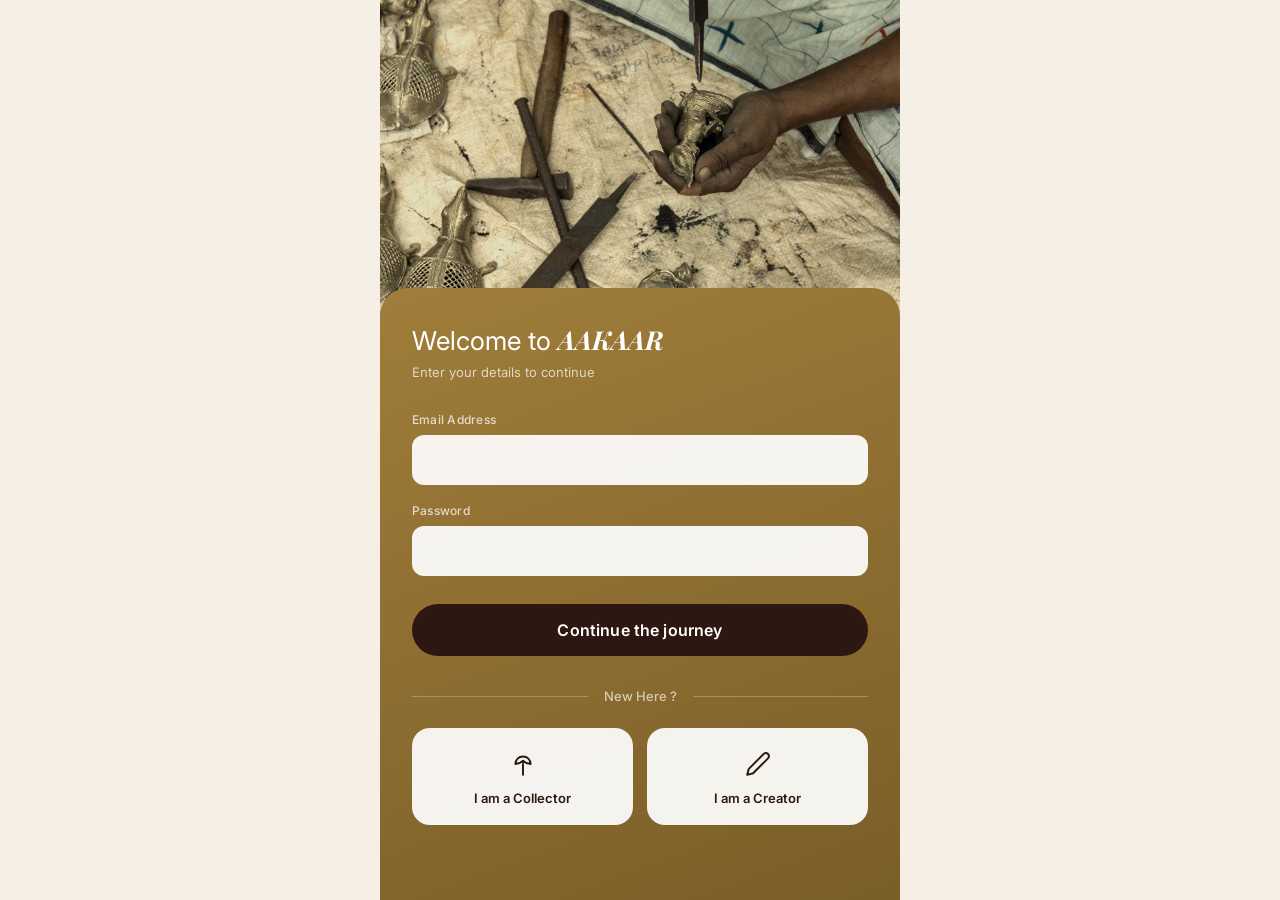
<file: login.html>
<!DOCTYPE html>
<html lang="en">
<head>
  <meta charset="UTF-8" />
  <meta name="viewport" content="width=device-width, initial-scale=1.0" />
  <title>AAKAAR — Login</title>
  <meta name="description" content="Login to AAKAAR — your gateway to handcrafted Dhokra art from master artisans across India." />
  <link rel="preconnect" href="https://fonts.googleapis.com" />
  <link rel="preconnect" href="https://fonts.gstatic.com" crossorigin />
  <link href="https://fonts.googleapis.com/css2?family=Playfair+Display:ital,wght@0,400;0,600;0,700;1,400;1,600;1,700&family=Inter:wght@300;400;500;600;700&display=swap" rel="stylesheet" />
  <style>
    *, *::before, *::after { box-sizing: border-box; margin: 0; padding: 0; }

    :root {
      --cream:        #F5EFE6;
      --brown-dark:   #2C1810;
      --golden-bg:    #9A7B3C;
      --golden-card:  #A07D3A;
      --text-primary: #1F110A;
      --text-muted:   rgba(255,255,255,0.65);
      --radius-input: 12px;
      --transition:   0.25s ease;
    }

    html, body {
      height: 100%;
      background: var(--cream);
      font-family: 'Inter', sans-serif;
      -webkit-font-smoothing: antialiased;
    }

    /* ── Page wrapper ── */
    .login-page {
      min-height: 100vh;
      display: flex;
      flex-direction: column;
      align-items: center;
      background: var(--cream);
    }

    /* ── Hero Image ── */
    .login-hero {
      width: 100%;
      max-width: 520px;
      height: 320px;
      position: relative;
      flex-shrink: 0;
      overflow: hidden;
    }
    .login-hero img {
      width: 100%;
      height: 100%;
      object-fit: cover;
      object-position: center top;
      filter: sepia(40%) brightness(0.88);
      display: block;
    }
    /* Logo overlay on hero */
    .login-hero-logo {
      position: absolute;
      top: 20px;
      left: 20px;
      display: flex;
      flex-direction: column;
      align-items: center;
      gap: 2px;
      text-decoration: none;
    }
    .login-hero-logo img {
      height: 46px;
      width: auto;
      filter: none;
      object-fit: contain;
    }
    .login-hero-logo span {
      font-family: 'Playfair Display', serif;
      font-size: 10px;
      font-weight: 700;
      letter-spacing: 0.25em;
      color: #fff;
      text-shadow: 0 1px 4px rgba(0,0,0,0.4);
      line-height: 1;
    }

    /* ── Login Card ── */
    .login-card {
      width: 100%;
      max-width: 520px;
      background: linear-gradient(160deg, #A07D3A 0%, #7A5E28 100%);
      border-radius: 28px 28px 0 0;
      margin-top: -32px;
      padding: 36px 32px 48px;
      position: relative;
      z-index: 2;
      flex: 1;
    }

    /* ── Welcome heading ── */
    .login-heading {
      font-family: 'Inter', sans-serif;
      font-size: 26px;
      font-weight: 400;
      color: #fff;
      margin-bottom: 8px;
      line-height: 1.2;
    }
    .login-heading strong {
      font-family: 'Playfair Display', serif;
      font-style: italic;
      font-weight: 700;
    }
    .login-sub {
      font-size: 13px;
      color: rgba(255,255,255,0.7);
      margin-bottom: 32px;
    }

    /* ── Form fields ── */
    .form-group {
      margin-bottom: 18px;
    }
    .form-group label {
      display: block;
      font-size: 12px;
      font-weight: 500;
      color: rgba(255,255,255,0.75);
      margin-bottom: 8px;
      letter-spacing: 0.02em;
    }
    .form-group input {
      width: 100%;
      height: 50px;
      border-radius: var(--radius-input);
      border: none;
      background: rgba(255,255,255,0.92);
      padding: 0 16px;
      font-size: 15px;
      font-family: 'Inter', sans-serif;
      color: var(--text-primary);
      outline: none;
      transition: box-shadow var(--transition);
    }
    .form-group input:focus {
      box-shadow: 0 0 0 2.5px rgba(255,255,255,0.7);
      background: #fff;
    }
    .form-group input::placeholder {
      color: rgba(44,24,16,0.3);
    }

    /* ── CTA Button ── */
    .login-cta {
      width: 100%;
      height: 52px;
      border-radius: 40px;
      background: var(--brown-dark);
      color: #fff;
      font-size: 16px;
      font-weight: 600;
      font-family: 'Inter', sans-serif;
      border: none;
      cursor: pointer;
      margin-top: 10px;
      margin-bottom: 32px;
      transition: all var(--transition);
      letter-spacing: 0.01em;
    }
    .login-cta:hover {
      background: #1a0e08;
      transform: translateY(-1px);
      box-shadow: 0 6px 20px rgba(0,0,0,0.35);
    }
    .login-cta:active { transform: translateY(0); }

    /* ── Divider ── */
    .login-divider {
      display: flex;
      align-items: center;
      gap: 16px;
      margin-bottom: 24px;
    }
    .login-divider-line {
      flex: 1;
      height: 1px;
      background: rgba(255,255,255,0.25);
    }
    .login-divider-text {
      font-size: 13px;
      color: rgba(255,255,255,0.65);
      white-space: nowrap;
      font-weight: 500;
    }

    /* ── Role buttons ── */
    .login-roles {
      display: grid;
      grid-template-columns: 1fr 1fr;
      gap: 14px;
    }
    .role-btn {
      display: flex;
      flex-direction: column;
      align-items: center;
      gap: 8px;
      padding: 18px 12px;
      background: rgba(255,255,255,0.92);
      border: none;
      border-radius: 18px;
      cursor: pointer;
      transition: all var(--transition);
      font-family: 'Inter', sans-serif;
      text-decoration: none;
    }
    .role-btn:hover {
      background: #fff;
      transform: translateY(-2px);
      box-shadow: 0 8px 24px rgba(0,0,0,0.2);
    }
    .role-btn:active { transform: translateY(0); }
    .role-icon {
      width: 36px;
      height: 36px;
      display: flex;
      align-items: center;
      justify-content: center;
      color: var(--brown-dark);
    }
    .role-icon svg { width: 26px; height: 26px; }
    .role-label {
      font-size: 13px;
      font-weight: 600;
      color: var(--brown-dark);
      text-align: center;
      line-height: 1.3;
    }
  </style>
</head>
<body>

  <div class="login-page">

    <!-- ── Hero Image with Logo ── -->
    <div class="login-hero">
      <img src="src/assets/craft5.jpg" alt="Artisan hands at work" fetchpriority="high" />
    </div>

    <!-- ── Login Card ── -->
    <div class="login-card">

      <div class="login-heading">Welcome to <strong>AAKAAR</strong></div>
      <div class="login-sub">Enter your details to continue</div>

      <form id="login-form" onsubmit="handleLogin(event)">

        <div class="form-group">
          <label for="email">Email Address</label>
          <input type="email" id="email" name="email" autocomplete="email" placeholder="" />
        </div>

        <div class="form-group">
          <label for="password">Password</label>
          <input type="password" id="password" name="password" autocomplete="current-password" placeholder="" />
        </div>

        <button type="submit" class="login-cta">Continue the journey</button>

      </form>

      <!-- Divider -->
      <div class="login-divider">
        <div class="login-divider-line"></div>
        <div class="login-divider-text">New Here ?</div>
        <div class="login-divider-line"></div>
      </div>

      <!-- Role selection -->
      <div class="login-roles">
        <a href="collector.html" class="role-btn" id="collector-role-btn">
          <div class="role-icon">
            <!-- Collector: plant/leaf icon -->
            <svg viewBox="0 0 24 24" fill="none" stroke="currentColor" stroke-width="1.8" stroke-linecap="round" stroke-linejoin="round">
              <path d="M12 22V12"/>
              <path d="M5 12c0-4 3-7 7-7 4 0 7 3 7 7-2 0-5-1-7-3-2 2-5 3-7 3z"/>
            </svg>
          </div>
          <span class="role-label">I am a Collector</span>
        </a>
        <a href="artisan.html" class="role-btn" id="creator-role-btn">
          <div class="role-icon">
            <!-- Creator: chisel/craft tool icon -->
            <svg viewBox="0 0 24 24" fill="none" stroke="currentColor" stroke-width="1.8" stroke-linecap="round" stroke-linejoin="round">
              <path d="M17 3a2.85 2.85 0 1 1 4 4L7.5 20.5 2 22l1.5-5.5Z"/>
            </svg>
          </div>
          <span class="role-label">I am a Creator</span>
        </a>
      </div>

    </div>

  </div>

  <script>
    function handleLogin(e) {
      e.preventDefault();
      const email = document.getElementById('email').value.trim();
      const password = document.getElementById('password').value;
      if (!email || !password) return;
      // Route based on simple demo logic — in production this would call an API
      window.location.href = 'collector.html';
    }
  </script>


</body>
</html>
</file>
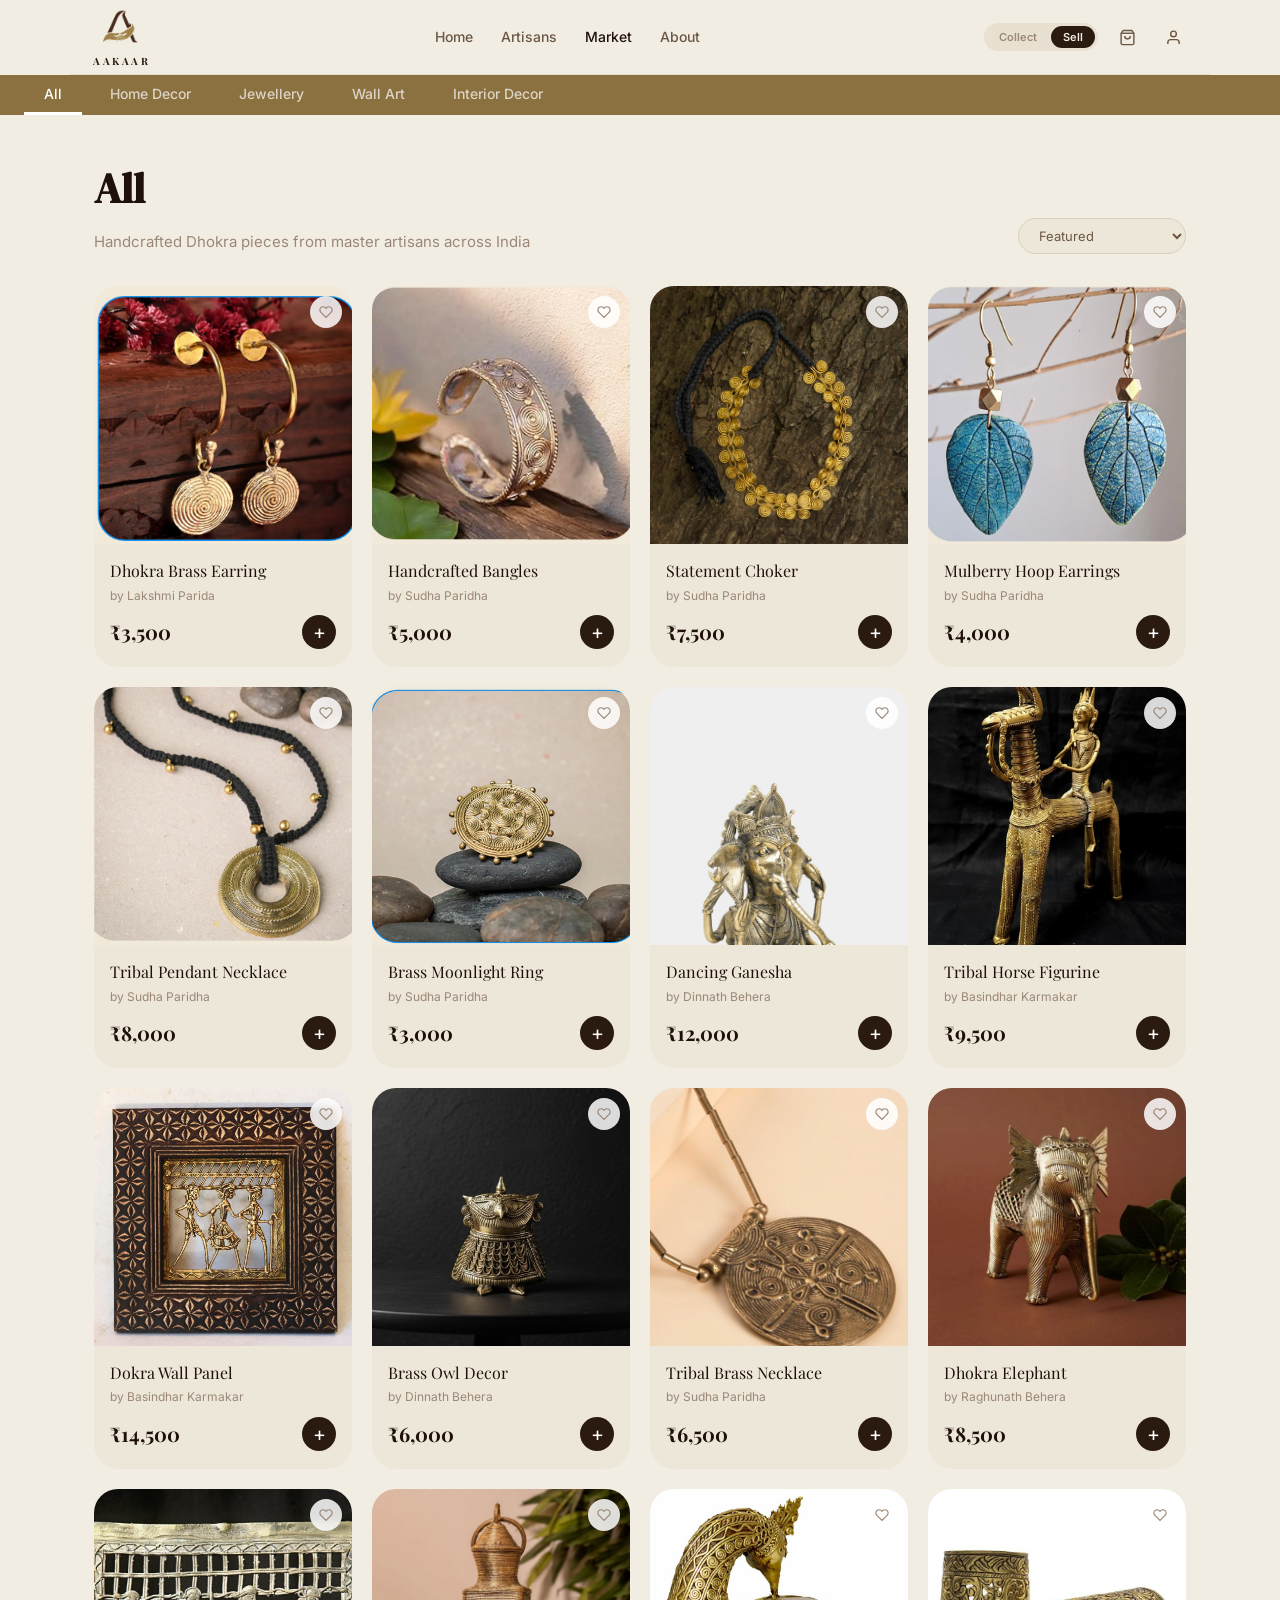
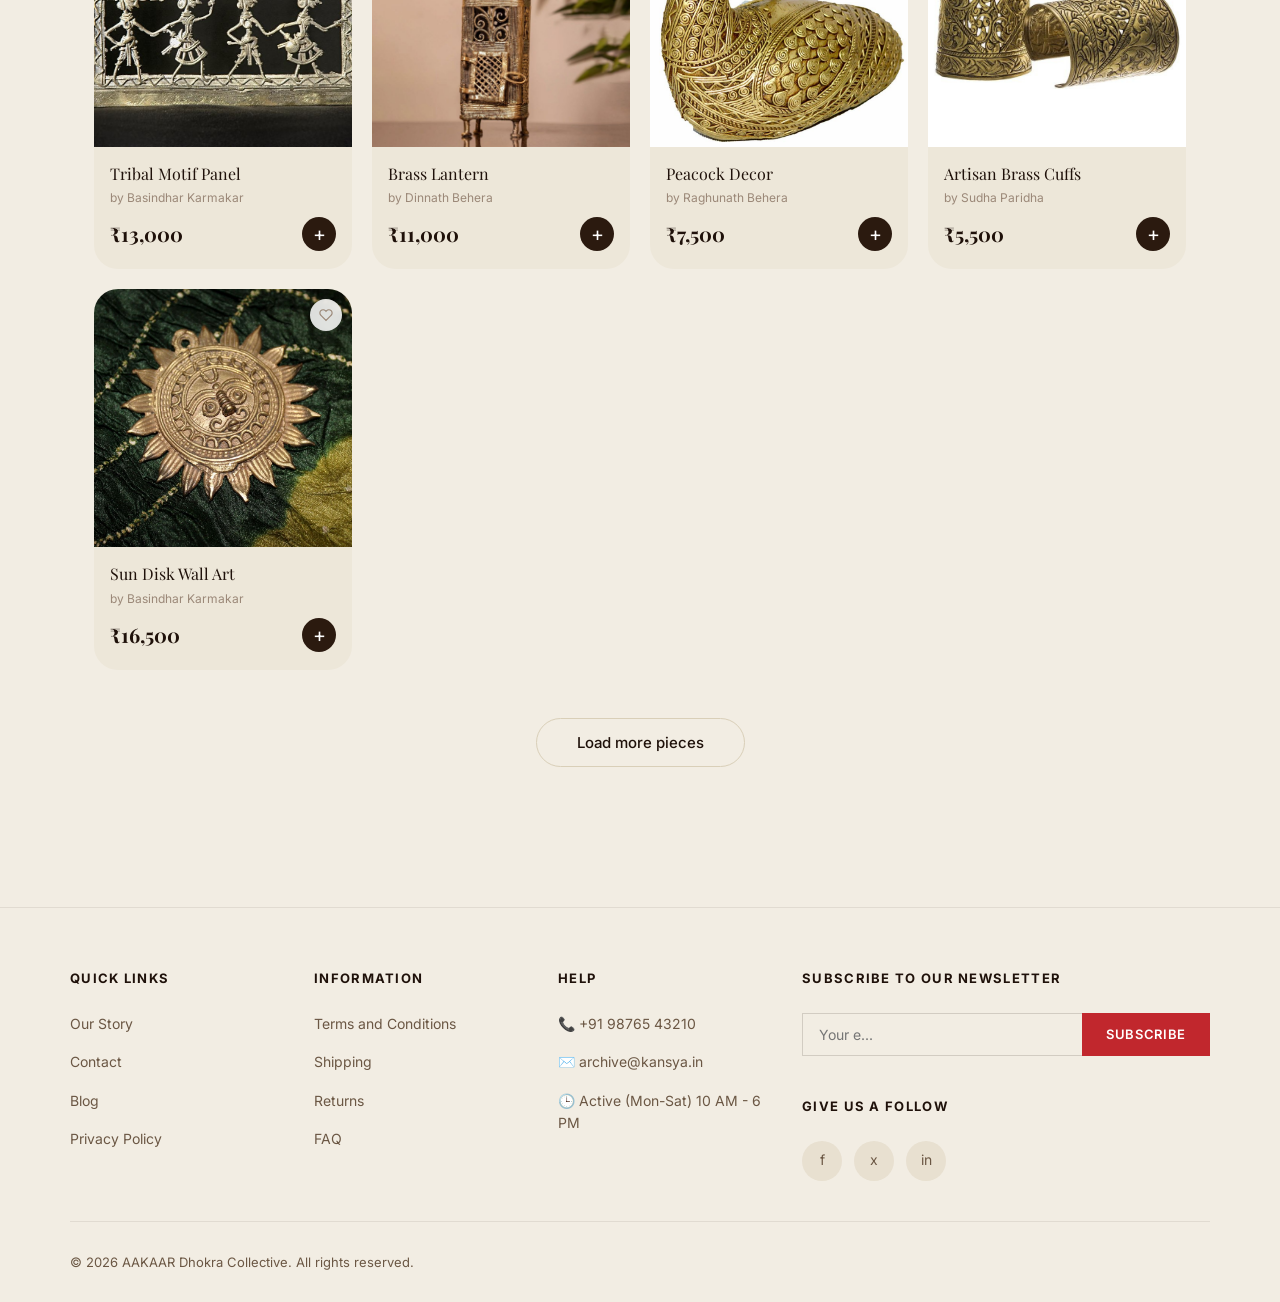
<file: market.html>
<!DOCTYPE html>
<html lang="en">
<head>
<meta http-equiv="Content-Type" content="text/html; charset=UTF-8">
  <meta charset="UTF-8">
  <meta name="viewport" content="width=device-width, initial-scale=1.0">
  <title>AAKAAR — Market · Discover Dhokra Craft</title>
  <meta name="description" content="Browse handcrafted Dhokra pieces — jewellery, home decor, wall art and interior pieces made by master artisans.">
  <link rel="stylesheet" href="src/css/style.css">
  <style>
    /* ── Category Filter Bar ── */
    .filter-bar {
      background: var(--golden-bg);
      padding: 0 24px;
      display: flex;
      align-items: center;
      gap: 8px;
      overflow-x: auto;
      scrollbar-width: none;
    }
    .filter-bar::-webkit-scrollbar { display: none; }
    .filter-pill {
      white-space: nowrap;
      padding: 10px 20px;
      border-radius: 0;
      font-size: 14px;
      font-weight: 500;
      color: rgba(255,255,255,0.7);
      cursor: pointer;
      border: none;
      background: transparent;
      font-family: 'Inter', sans-serif;
      border-bottom: 3px solid transparent;
      transition: all var(--transition);
    }
    .filter-pill.active,
    .filter-pill:hover {
      color: #fff;
      border-bottom-color: #fff;
    }

    /* ── Page Layout ── */
    .market-wrap {
      max-width: 1140px;
      margin: 0 auto;
      padding: 40px 24px 80px;
    }

    .market-header {
      margin-bottom: 36px;
    }
    .market-header h1 {
      font-family: 'DM Serif Display', serif;
      font-size: 42px;
      color: var(--text-primary);
      margin-bottom: 8px;
    }
    .market-header p {
      font-size: 15px;
      color: var(--text-muted);
    }
    .market-top-row {
      display: flex;
      justify-content: space-between;
      align-items: flex-end;
      margin-bottom: 32px;
    }

    /* ── Sort / Filter Controls ── */
    .sort-row {
      display: flex;
      align-items: center;
      gap: 12px;
    }
    .sort-select {
      background: var(--cream-mid);
      border: 1.5px solid var(--parchment);
      border-radius: 20px;
      padding: 8px 16px;
      font-size: 13px;
      font-family: 'Inter', sans-serif;
      color: var(--text-secondary);
      outline: none;
      cursor: pointer;
    }
    .sort-select:focus { border-color: var(--golden); }

    /* ── Products Grid ── */
    .products-grid {
      display: grid;
      grid-template-columns: repeat(2, 1fr);
      gap: 20px;
    }

    @media (min-width: 600px) {
      .products-grid { grid-template-columns: repeat(3, 1fr); }
    }
    @media (min-width: 900px) {
      .products-grid { grid-template-columns: repeat(4, 1fr); }
    }

    .product-card {
      background: var(--cream-mid);
      border-radius: var(--radius-lg);
      overflow: hidden;
      cursor: pointer;
      transition: all var(--transition);
      text-decoration: none;
      display: block;
    }
    .product-card:hover {
      transform: translateY(-6px);
      box-shadow: var(--shadow-lg);
    }
    .product-img-wrap {
      position: relative;
      aspect-ratio: 1;
      overflow: hidden;
    }
    .product-img-wrap img {
      width: 100%; height: 100%;
      object-fit: cover;
      transition: transform 0.5s ease;
    }
    .product-card:hover .product-img-wrap img { transform: scale(1.08); }

    .wishlist-btn {
      position: absolute;
      top: 10px; right: 10px;
      width: 32px; height: 32px;
      border-radius: 50%;
      background: rgba(255,255,255,0.85);
      backdrop-filter: blur(4px);
      display: flex; align-items: center; justify-content: center;
      border: none; cursor: pointer;
      transition: all var(--transition);
      color: var(--text-muted);
    }
    .wishlist-btn:hover, .wishlist-btn.liked {
      background: #fff;
      color: #c0392b;
    }
    .wishlist-btn.liked svg { fill: #c0392b; stroke: #c0392b; }

    .product-info {
      padding: 14px 16px 18px;
    }
    .product-name {
      font-family: 'Playfair Display', serif;
      font-size: 16px;
      margin-bottom: 2px;
      color: var(--text-primary);
    }
    .product-by {
      font-size: 12px;
      color: var(--text-muted);
      margin-bottom: 10px;
    }
    .product-price-row {
      display: flex;
      align-items: center;
      justify-content: space-between;
    }
    .product-price {
      font-family: 'Playfair Display', serif;
      font-size: 20px;
      font-weight: 700;
      color: var(--text-primary);
    }
    .product-price span {
      font-size: 13px;
      font-weight: 400;
      color: var(--text-muted);
      font-family: 'Inter', sans-serif;
    }
    .cart-btn {
      width: 34px; height: 34px;
      border-radius: 50%;
      background: var(--brown-dark);
      color: #fff;
      display: flex; align-items: center; justify-content: center;
      font-size: 20px; line-height: 1;
      border: none; cursor: pointer;
      transition: all var(--transition);
    }
    .cart-btn:hover { background: var(--golden-bg); transform: scale(1.1); }

    /* ── Load More ── */
    .load-more-wrap {
      text-align: center;
      margin-top: 48px;
    }

    /* ── Empty State ── */
    .empty-state {
      text-align: center;
      padding: 80px 0;
      display: none;
    }
    .empty-state svg { color: var(--parchment); margin: 0 auto 16px; }
    .empty-state p { color: var(--text-muted); font-size: 15px; }
  </style>
</head>
<body>

  <!-- ── Navigation ── -->
  <nav class="nav" style="position:sticky;top:0;z-index:100;background:var(--cream);border-bottom:1px solid rgba(31,17,10,0.08);height:75px;display:flex;align-items:center;justify-content:space-between;backdrop-filter:blur(12px);">
    <a href="index.html" class="nav-logo" style="display:flex; flex-direction:column; align-items:center; gap:2px; text-decoration:none;">
      <img src="src/assets/logo_transparent.png" alt="AAKAAR Logo" style="height: 46px; width: auto;">
      <span style="font-family:'Playfair Display',serif;font-size:10px;font-weight:700;letter-spacing:.25em;color:var(--brown-dark);line-height:1;margin-left:3px;">AAKAAR</span>
    </a>
    <ul class="nav-links" style="display:flex;align-items:center;gap:28px;list-style:none;">
      <li><a href="index.html" style="font-size:14px;font-weight:500;color:var(--text-secondary);transition:color .25s;">Home</a></li>
      <li><a href="artisans.html" style="font-size:14px;font-weight:500;color:var(--text-secondary);transition:color .25s;">Artisans</a></li>
      <li><a href="market.html" style="font-size:14px;font-weight:500;color:var(--text-primary);">Market</a></li>
      <li><a href="about.html" style="font-size:14px;font-weight:500;color:var(--text-secondary);transition:color .25s;">About</a></li>
    </ul>
    <div style="display:flex;align-items:center;gap:12px;">
      <div style="display:flex;align-items:center;background:var(--cream-dark);border-radius:20px;padding:3px;gap:2px;">
        <button onclick="window.location='collector.html'" style="font-size:11px;font-weight:600;padding:4px 12px;border-radius:16px;transition:all .25s;color:var(--text-muted);border:none;background:none;cursor:pointer;font-family:'Inter',sans-serif;">Collect</button>
        <button onclick="window.location='artisan.html'" style="font-size:11px;font-weight:600;padding:4px 12px;border-radius:16px;background:var(--brown-dark);color:var(--cream);border:none;cursor:pointer;font-family:'Inter',sans-serif;">Sell</button>
      </div>
      <button style="width:34px;height:34px;border-radius:50%;display:flex;align-items:center;justify-content:center;background:transparent;border:none;cursor:pointer;color:var(--text-secondary);">
        <svg width="17" height="17" viewbox="0 0 24 24" fill="none" stroke="currentColor" stroke-width="2"><path d="M6 2L3 6v14a2 2 0 002 2h14a2 2 0 002-2V6l-3-4z"></path><line x1="3" y1="6" x2="21" y2="6"></line><path d="M16 10a4 4 0 01-8 0"></path></svg>
      </button>
      <a href="login.html" style="width:34px;height:34px;border-radius:50%;display:flex;align-items:center;justify-content:center;background:transparent;border:none;cursor:pointer;color:var(--text-secondary);text-decoration:none;">
        <svg width="17" height="17" viewbox="0 0 24 24" fill="none" stroke="currentColor" stroke-width="2"><path d="M20 21v-2a4 4 0 00-4-4H8a4 4 0 00-4 4v2"></path><circle cx="12" cy="7" r="4"></circle></svg>
      </a>
    </div>
  </nav>

  <!-- ── Category Filter Bar ── -->
  <div class="filter-bar" id="filter-bar">
    <button class="filter-pill active" data-cat="all">All</button>
    <button class="filter-pill" data-cat="home-decor">Home Decor</button>
    <button class="filter-pill" data-cat="jewellery">Jewellery</button>
    <button class="filter-pill" data-cat="wall-art">Wall Art</button>
    <button class="filter-pill" data-cat="interior">Interior Decor</button>
  </div>

  <!-- ── Main Content ── -->
  <div class="market-wrap">

    <div class="market-top-row">
      <div class="market-header" style="margin-bottom:0;">
        <h1 id="category-title">All</h1>
        <p id="category-desc">Handcrafted Dhokra pieces from master artisans across India</p>
      </div>
      <div class="sort-row">
        <select class="sort-select" onchange="sortProducts(this.value)">
          <option value="featured">Featured</option>
          <option value="price-low">Price: Low to High</option>
          <option value="price-high">Price: High to Low</option>
          <option value="newest">Newest</option>
        </select>
      </div>
    </div>

    <!-- Products Grid -->
    <div class="products-grid" id="products-grid">

      <!-- Jewellery -->
      <a href="product.html" class="product-card animate-fade-up delay-1" data-cat="jewellery">
        <div class="product-img-wrap">
          <img src="images/dhokra%20brass%20earring.png" alt="Dhokra Brass Earring" loading="lazy">
          <button class="wishlist-btn" onclick="toggleWish(event,this)">
            <svg width="14" height="14" viewbox="0 0 24 24" fill="none" stroke="currentColor" stroke-width="2"><path d="M20.84 4.61a5.5 5.5 0 00-7.78 0L12 5.67l-1.06-1.06a5.5 5.5 0 00-7.78 7.78l1.06 1.06L12 21.23l7.78-7.78 1.06-1.06a5.5 5.5 0 000-7.78z"></path></svg>
          </button>
        </div>
        <div class="product-info">
          <div class="product-name">Dhokra Brass Earring</div>
          <div class="product-by">by Lakshmi Parida</div>
          <div class="product-price-row">
            <div class="product-price">₹3,500</div>
            <button class="cart-btn" onclick="addToCart(event)">+</button>
          </div>
        </div>
      </a>

      <a href="product.html" class="product-card animate-fade-up delay-2" data-cat="jewellery">
        <div class="product-img-wrap">
          <img src="images/handcrafted%20bangle.png" alt="Handcrafted Bangles" loading="lazy">
          <button class="wishlist-btn" onclick="toggleWish(event,this)">
            <svg width="14" height="14" viewbox="0 0 24 24" fill="none" stroke="currentColor" stroke-width="2"><path d="M20.84 4.61a5.5 5.5 0 00-7.78 0L12 5.67l-1.06-1.06a5.5 5.5 0 00-7.78 7.78l1.06 1.06L12 21.23l7.78-7.78 1.06-1.06a5.5 5.5 0 000-7.78z"></path></svg>
          </button>
        </div>
        <div class="product-info">
          <div class="product-name">Handcrafted Bangles</div>
          <div class="product-by">by Sudha Paridha</div>
          <div class="product-price-row">
            <div class="product-price">₹5,000</div>
            <button class="cart-btn" onclick="addToCart(event)">+</button>
          </div>
        </div>
      </a>

      <a href="product.html" class="product-card animate-fade-up delay-3" data-cat="jewellery">
        <div class="product-img-wrap">
          <img src="images/statement%20choker.jpeg" alt="Statement Choker" loading="lazy">
          <button class="wishlist-btn" onclick="toggleWish(event,this)">
            <svg width="14" height="14" viewbox="0 0 24 24" fill="none" stroke="currentColor" stroke-width="2"><path d="M20.84 4.61a5.5 5.5 0 00-7.78 0L12 5.67l-1.06-1.06a5.5 5.5 0 00-7.78 7.78l1.06 1.06L12 21.23l7.78-7.78 1.06-1.06a5.5 5.5 0 000-7.78z"></path></svg>
          </button>
        </div>
        <div class="product-info">
          <div class="product-name">Statement Choker</div>
          <div class="product-by">by Sudha Paridha</div>
          <div class="product-price-row">
            <div class="product-price">₹7,500</div>
            <button class="cart-btn" onclick="addToCart(event)">+</button>
          </div>
        </div>
      </a>

      <a href="product.html" class="product-card animate-fade-up delay-4" data-cat="jewellery">
        <div class="product-img-wrap">
          <img src="images/leaf%20earrings.png" alt="Mulberry Hoop Earrings" loading="lazy">
          <button class="wishlist-btn" onclick="toggleWish(event,this)">
            <svg width="14" height="14" viewbox="0 0 24 24" fill="none" stroke="currentColor" stroke-width="2"><path d="M20.84 4.61a5.5 5.5 0 00-7.78 0L12 5.67l-1.06-1.06a5.5 5.5 0 00-7.78 7.78l1.06 1.06L12 21.23l7.78-7.78 1.06-1.06a5.5 5.5 0 000-7.78z"></path></svg>
          </button>
        </div>
        <div class="product-info">
          <div class="product-name">Mulberry Hoop Earrings</div>
          <div class="product-by">by Sudha Paridha</div>
          <div class="product-price-row">
            <div class="product-price">₹4,000</div>
            <button class="cart-btn" onclick="addToCart(event)">+</button>
          </div>
        </div>
      </a>

      <a href="product.html" class="product-card animate-fade-up delay-1" data-cat="jewellery">
        <div class="product-img-wrap">
          <img src="images/tribal%20pendant%20necklace.png" alt="Tribal Pendant Necklace" loading="lazy">
          <button class="wishlist-btn" onclick="toggleWish(event,this)">
            <svg width="14" height="14" viewbox="0 0 24 24" fill="none" stroke="currentColor" stroke-width="2"><path d="M20.84 4.61a5.5 5.5 0 00-7.78 0L12 5.67l-1.06-1.06a5.5 5.5 0 00-7.78 7.78l1.06 1.06L12 21.23l7.78-7.78 1.06-1.06a5.5 5.5 0 000-7.78z"></path></svg>
          </button>
        </div>
        <div class="product-info">
          <div class="product-name">Tribal Pendant Necklace</div>
          <div class="product-by">by Sudha Paridha</div>
          <div class="product-price-row">
            <div class="product-price">₹8,000</div>
            <button class="cart-btn" onclick="addToCart(event)">+</button>
          </div>
        </div>
      </a>

      <a href="product.html" class="product-card animate-fade-up delay-2" data-cat="jewellery">
        <div class="product-img-wrap">
          <img src="images/brass%20moonlight%20ring.png" alt="Brass Moonlight Ring" loading="lazy">
          <button class="wishlist-btn" onclick="toggleWish(event,this)">
            <svg width="14" height="14" viewbox="0 0 24 24" fill="none" stroke="currentColor" stroke-width="2"><path d="M20.84 4.61a5.5 5.5 0 00-7.78 0L12 5.67l-1.06-1.06a5.5 5.5 0 00-7.78 7.78l1.06 1.06L12 21.23l7.78-7.78 1.06-1.06a5.5 5.5 0 000-7.78z"></path></svg>
          </button>
        </div>
        <div class="product-info">
          <div class="product-name">Brass Moonlight Ring</div>
          <div class="product-by">by Sudha Paridha</div>
          <div class="product-price-row">
            <div class="product-price">₹3,000</div>
            <button class="cart-btn" onclick="addToCart(event)">+</button>
          </div>
        </div>
      </a>

      <!-- Home Decor -->
      <a href="product.html" class="product-card animate-fade-up delay-3" data-cat="home-decor">
        <div class="product-img-wrap">
          <img src="images/Dancing%20Ganesha.jpg" alt="Dancing Ganesha" loading="lazy">
          <button class="wishlist-btn" onclick="toggleWish(event,this)">
            <svg width="14" height="14" viewbox="0 0 24 24" fill="none" stroke="currentColor" stroke-width="2"><path d="M20.84 4.61a5.5 5.5 0 00-7.78 0L12 5.67l-1.06-1.06a5.5 5.5 0 00-7.78 7.78l1.06 1.06L12 21.23l7.78-7.78 1.06-1.06a5.5 5.5 0 000-7.78z"></path></svg>
          </button>
        </div>
        <div class="product-info">
          <div class="product-name">Dancing Ganesha</div>
          <div class="product-by">by Dinnath Behera</div>
          <div class="product-price-row">
            <div class="product-price">₹12,000</div>
            <button class="cart-btn" onclick="addToCart(event)">+</button>
          </div>
        </div>
      </a>

      <a href="product.html" class="product-card animate-fade-up delay-4" data-cat="home-decor">
        <div class="product-img-wrap">
          <img src="images/Tribal%20horse%20figurine.jpg" alt="Tribal Horse Figurine" loading="lazy">
          <button class="wishlist-btn" onclick="toggleWish(event,this)">
            <svg width="14" height="14" viewbox="0 0 24 24" fill="none" stroke="currentColor" stroke-width="2"><path d="M20.84 4.61a5.5 5.5 0 00-7.78 0L12 5.67l-1.06-1.06a5.5 5.5 0 00-7.78 7.78l1.06 1.06L12 21.23l7.78-7.78 1.06-1.06a5.5 5.5 0 000-7.78z"></path></svg>
          </button>
        </div>
        <div class="product-info">
          <div class="product-name">Tribal Horse Figurine</div>
          <div class="product-by">by Basindhar Karmakar</div>
          <div class="product-price-row">
            <div class="product-price">₹9,500</div>
            <button class="cart-btn" onclick="addToCart(event)">+</button>
          </div>
        </div>
      </a>

      <!-- Wall Art -->
      <a href="product.html" class="product-card animate-fade-up delay-1" data-cat="wall-art">
        <div class="product-img-wrap">
          <img src="images/wall%20panel%20square.jpg" alt="Dokra Wall Panel" loading="lazy">
          <button class="wishlist-btn" onclick="toggleWish(event,this)">
            <svg width="14" height="14" viewbox="0 0 24 24" fill="none" stroke="currentColor" stroke-width="2"><path d="M20.84 4.61a5.5 5.5 0 00-7.78 0L12 5.67l-1.06-1.06a5.5 5.5 0 00-7.78 7.78l1.06 1.06L12 21.23l7.78-7.78 1.06-1.06a5.5 5.5 0 000-7.78z"></path></svg>
          </button>
        </div>
        <div class="product-info">
          <div class="product-name">Dokra Wall Panel</div>
          <div class="product-by">by Basindhar Karmakar</div>
          <div class="product-price-row">
            <div class="product-price">₹14,500</div>
            <button class="cart-btn" onclick="addToCart(event)">+</button>
          </div>
        </div>
      </a>

      <a href="product.html" class="product-card animate-fade-up delay-2" data-cat="interior">
        <div class="product-img-wrap">
          <img src="images/Brass%20owl%20decor.jpg" alt="Brass Owl Decor" loading="lazy">
          <button class="wishlist-btn" onclick="toggleWish(event,this)">
            <svg width="14" height="14" viewbox="0 0 24 24" fill="none" stroke="currentColor" stroke-width="2"><path d="M20.84 4.61a5.5 5.5 0 00-7.78 0L12 5.67l-1.06-1.06a5.5 5.5 0 00-7.78 7.78l1.06 1.06L12 21.23l7.78-7.78 1.06-1.06a5.5 5.5 0 000-7.78z"></path></svg>
          </button>
        </div>
        <div class="product-info">
          <div class="product-name">Brass Owl Decor</div>
          <div class="product-by">by Dinnath Behera</div>
          <div class="product-price-row">
            <div class="product-price">₹6,000</div>
            <button class="cart-btn" onclick="addToCart(event)">+</button>
          </div>
        </div>
      </a>

      <!-- More added options for all categories -->
      <a href="product.html" class="product-card animate-fade-up delay-3" data-cat="jewellery">
        <div class="product-img-wrap">
          <img src="images/Tribal%20brass%20necklace.jpg" alt="Tribal Brass Necklace" loading="lazy">
          <button class="wishlist-btn" onclick="toggleWish(event,this)">
            <svg width="14" height="14" viewbox="0 0 24 24" fill="none" stroke="currentColor" stroke-width="2"><path d="M20.84 4.61a5.5 5.5 0 00-7.78 0L12 5.67l-1.06-1.06a5.5 5.5 0 00-7.78 7.78l1.06 1.06L12 21.23l7.78-7.78 1.06-1.06a5.5 5.5 0 000-7.78z"></path></svg>
          </button>
        </div>
        <div class="product-info">
          <div class="product-name">Tribal Brass Necklace</div>
          <div class="product-by">by Sudha Paridha</div>
          <div class="product-price-row">
            <div class="product-price">₹6,500</div>
            <button class="cart-btn" onclick="addToCart(event)">+</button>
          </div>
        </div>
      </a>

      <a href="product.html" class="product-card animate-fade-up delay-4" data-cat="home-decor">
        <div class="product-img-wrap">
          <img src="images/dhokra%20elephant.jpg" alt="Dhokra Elephant" loading="lazy">
          <button class="wishlist-btn" onclick="toggleWish(event,this)">
            <svg width="14" height="14" viewbox="0 0 24 24" fill="none" stroke="currentColor" stroke-width="2"><path d="M20.84 4.61a5.5 5.5 0 00-7.78 0L12 5.67l-1.06-1.06a5.5 5.5 0 00-7.78 7.78l1.06 1.06L12 21.23l7.78-7.78 1.06-1.06a5.5 5.5 0 000-7.78z"></path></svg>
          </button>
        </div>
        <div class="product-info">
          <div class="product-name">Dhokra Elephant</div>
          <div class="product-by">by Raghunath Behera</div>
          <div class="product-price-row">
            <div class="product-price">₹8,500</div>
            <button class="cart-btn" onclick="addToCart(event)">+</button>
          </div>
        </div>
      </a>

      <a href="product.html" class="product-card animate-fade-up delay-1" data-cat="wall-art">
        <div class="product-img-wrap">
          <img src="images/tribal%20motif%20panel.jpg" alt="Tribal Motif Panel" loading="lazy">
          <button class="wishlist-btn" onclick="toggleWish(event,this)">
            <svg width="14" height="14" viewbox="0 0 24 24" fill="none" stroke="currentColor" stroke-width="2"><path d="M20.84 4.61a5.5 5.5 0 00-7.78 0L12 5.67l-1.06-1.06a5.5 5.5 0 00-7.78 7.78l1.06 1.06L12 21.23l7.78-7.78 1.06-1.06a5.5 5.5 0 000-7.78z"></path></svg>
          </button>
        </div>
        <div class="product-info">
          <div class="product-name">Tribal Motif Panel</div>
          <div class="product-by">by Basindhar Karmakar</div>
          <div class="product-price-row">
            <div class="product-price">₹13,000</div>
            <button class="cart-btn" onclick="addToCart(event)">+</button>
          </div>
        </div>
      </a>

      <a href="product.html" class="product-card animate-fade-up delay-2" data-cat="interior">
        <div class="product-img-wrap">
          <img src="images/Brass%20lantern.jpg" alt="Brass Lantern" loading="lazy">
          <button class="wishlist-btn" onclick="toggleWish(event,this)">
            <svg width="14" height="14" viewbox="0 0 24 24" fill="none" stroke="currentColor" stroke-width="2"><path d="M20.84 4.61a5.5 5.5 0 00-7.78 0L12 5.67l-1.06-1.06a5.5 5.5 0 00-7.78 7.78l1.06 1.06L12 21.23l7.78-7.78 1.06-1.06a5.5 5.5 0 000-7.78z"></path></svg>
          </button>
        </div>
        <div class="product-info">
          <div class="product-name">Brass Lantern</div>
          <div class="product-by">by Dinnath Behera</div>
          <div class="product-price-row">
            <div class="product-price">₹11,000</div>
            <button class="cart-btn" onclick="addToCart(event)">+</button>
          </div>
        </div>
      </a>

      <a href="product.html" class="product-card animate-fade-up delay-3" data-cat="home-decor">
        <div class="product-img-wrap">
          <img src="images/Peacock%20decor(home%20decor).jpg" alt="Peacock Decor" loading="lazy">
          <button class="wishlist-btn" onclick="toggleWish(event,this)">
            <svg width="14" height="14" viewbox="0 0 24 24" fill="none" stroke="currentColor" stroke-width="2"><path d="M20.84 4.61a5.5 5.5 0 00-7.78 0L12 5.67l-1.06-1.06a5.5 5.5 0 00-7.78 7.78l1.06 1.06L12 21.23l7.78-7.78 1.06-1.06a5.5 5.5 0 000-7.78z"></path></svg>
          </button>
        </div>
        <div class="product-info">
          <div class="product-name">Peacock Decor</div>
          <div class="product-by">by Raghunath Behera</div>
          <div class="product-price-row">
            <div class="product-price">₹7,500</div>
            <button class="cart-btn" onclick="addToCart(event)">+</button>
          </div>
        </div>
      </a>

      <a href="product.html" class="product-card animate-fade-up delay-4" data-cat="jewellery">
        <div class="product-img-wrap">
          <img src="images/brass%20cuffs.jpg" alt="Artisan Brass Cuffs" loading="lazy">
          <button class="wishlist-btn" onclick="toggleWish(event,this)">
            <svg width="14" height="14" viewbox="0 0 24 24" fill="none" stroke="currentColor" stroke-width="2"><path d="M20.84 4.61a5.5 5.5 0 00-7.78 0L12 5.67l-1.06-1.06a5.5 5.5 0 00-7.78 7.78l1.06 1.06L12 21.23l7.78-7.78 1.06-1.06a5.5 5.5 0 000-7.78z"></path></svg>
          </button>
        </div>
        <div class="product-info">
          <div class="product-name">Artisan Brass Cuffs</div>
          <div class="product-by">by Sudha Paridha</div>
          <div class="product-price-row">
            <div class="product-price">₹5,500</div>
            <button class="cart-btn" onclick="addToCart(event)">+</button>
          </div>
        </div>
      </a>

      <a href="product.html" class="product-card animate-fade-up delay-1" data-cat="wall-art">
        <div class="product-img-wrap">
          <img src="images/Sundisk%20wall%20art.jpg" alt="Sun Disk Wall Art" loading="lazy">
          <button class="wishlist-btn" onclick="toggleWish(event,this)">
            <svg width="14" height="14" viewbox="0 0 24 24" fill="none" stroke="currentColor" stroke-width="2"><path d="M20.84 4.61a5.5 5.5 0 00-7.78 0L12 5.67l-1.06-1.06a5.5 5.5 0 00-7.78 7.78l1.06 1.06L12 21.23l7.78-7.78 1.06-1.06a5.5 5.5 0 000-7.78z"></path></svg>
          </button>
        </div>
        <div class="product-info">
          <div class="product-name">Sun Disk Wall Art</div>
          <div class="product-by">by Basindhar Karmakar</div>
          <div class="product-price-row">
            <div class="product-price">₹16,500</div>
            <button class="cart-btn" onclick="addToCart(event)">+</button>
          </div>
        </div>
      </a>
      
    </div>

    <!-- Load More -->
    <div class="load-more-wrap">
      <button class="btn btn-outline" style="padding:14px 40px;" onclick="this.textContent='Loading…'">Load more pieces</button>
    </div>

  </div>

  <!-- ── Cart Toast ── -->
  <div id="cart-toast" style="position:fixed;bottom:32px;left:50%;transform:translateX(-50%) translateY(80px);background:var(--brown-dark);color:var(--cream);padding:12px 24px;border-radius:40px;font-size:14px;font-weight:500;z-index:999;opacity:0;transition:all 0.35s cubic-bezier(0.4,0,0.2,1);white-space:nowrap;display:flex;align-items:center;gap:8px;">
    <svg width="14" height="14" viewbox="0 0 24 24" fill="none" stroke="currentColor" stroke-width="2.5"><polyline points="20 6 9 17 4 12"></polyline></svg>
    Added to cart!
  </div>

  <script>
    // ── Filter ──
    const pills = document.querySelectorAll('.filter-pill');
    const cards = document.querySelectorAll('.product-card[data-cat]');
    const catTitle = document.getElementById('category-title');
    const catDesc  = document.getElementById('category-desc');

    const catMeta = {
      'all':        { title: 'All',           desc: 'Handcrafted Dhokra pieces from master artisans across India' },
      'jewellery':  { title: 'Jewellery',      desc: 'Brass & mixed-metal jewellery made using ancient lost-wax casting' },
      'home-decor': { title: 'Home Decor',     desc: 'Bring living tradition into your home with handcast figurines' },
      'wall-art':   { title: 'Wall Art',       desc: 'One-of-a-kind wall panels and decorative art in Dhokra brass' },
      'interior':   { title: 'Interior Decor', desc: 'Statement interior pieces that carry stories of living craft' },
    };

    pills.forEach(pill => {
      pill.addEventListener('click', () => {
        pills.forEach(p => p.classList.remove('active'));
        pill.classList.add('active');
        const cat = pill.dataset.cat;
        catTitle.textContent = catMeta[cat].title;
        catDesc.textContent  = catMeta[cat].desc;
        cards.forEach(card => {
          card.style.display = (cat === 'all' || card.dataset.cat === cat) ? '' : 'none';
        });
      });
    });

    // ── Wishlist ──
    function toggleWish(e, btn) {
      e.preventDefault();
      e.stopPropagation();
      btn.classList.toggle('active');
    }

    // Attach click listeners immediately (DOM already loaded at bottom of body)
    (function() {
      const cards = document.querySelectorAll('.product-card');
      cards.forEach(card => {
        card.addEventListener('click', (e) => {
          // don't navigate if wishlist or cart was clicked
          if(e.target.closest('.wishlist-btn') || e.target.closest('.cart-btn')) return;
          e.preventDefault();
          
          const img = card.querySelector('img').getAttribute('src');
          const title = card.querySelector('.product-name').innerText;
          const price = card.querySelector('.product-price').innerText;
          const artisan = card.querySelector('.product-by') ? card.querySelector('.product-by').innerText.replace('by ', '') : '';
          const cat = card.getAttribute('data-cat') || 'Craft';
          
          const params = new URLSearchParams({
            img: img,
            title: title,
            price: price,
            artisan: artisan,
            cat: cat
          });
          
          window.location.href = 'product.html?' + params.toString();
        });
      });
    })();

    // ── Add to Cart ──
    function addToCart(e) {
      e.preventDefault();
      e.stopPropagation();
      const toast = document.getElementById('cart-toast');
      toast.style.opacity = '1';
      toast.style.transform = 'translateX(-50%) translateY(0)';
      clearTimeout(window._cartTimer);
      window._cartTimer = setTimeout(() => {
        toast.style.opacity = '0';
        toast.style.transform = 'translateX(-50%) translateY(80px)';
      }, 2500);
    }

    // ── Sort ──
    function sortProducts(val) {
      // Visual feedback only for demo
    }
  </script>

  <footer class="site-footer">
    <div class="footer-top">
      <div class="footer-col">
        <h4 class="footer-title">QUICK LINKS</h4>
        <ul class="footer-links">
          <li><a href="about.html">Our Story</a></li>
          <li><a href="#">Contact</a></li>
          <li><a href="#">Blog</a></li>
          <li><a href="#">Privacy Policy</a></li>
        </ul>
      </div>
      <div class="footer-col">
        <h4 class="footer-title">INFORMATION</h4>
        <ul class="footer-links">
          <li><a href="#">Terms and Conditions</a></li>
          <li><a href="#">Shipping</a></li>
          <li><a href="#">Returns</a></li>
          <li><a href="#">FAQ</a></li>
        </ul>
      </div>
      <div class="footer-col">
        <h4 class="footer-title">HELP</h4>
        <ul class="footer-links">
          <li><span class="footer-text">📞 +91 98765 43210</span></li>
          <li><span class="footer-text">✉️ archive@kansya.in</span></li>
          <li><span class="footer-text">🕒 Active (Mon-Sat) 10 AM - 6 PM</span></li>
        </ul>
      </div>
      <div class="footer-newsletter">
        <h4 class="footer-title">SUBSCRIBE TO OUR NEWSLETTER</h4>
        <form class="newsletter-form" onsubmit="event.preventDefault();">
          <input type="email" placeholder="Your e..." required>
          <button type="submit">SUBSCRIBE</button>
        </form>
        <h4 class="footer-title">GIVE US A FOLLOW</h4>
        <div class="social-icons">
          <a href="#" class="social-icon">f</a>
          <a href="#" class="social-icon">x</a>
          <a href="#" class="social-icon">in</a>
        </div>
      </div>
    </div>
    <div class="footer-bottom">
      &copy; 2026 AAKAAR Dhokra Collective. All rights reserved.
    </div>
  </footer>

</body>
</html>
</file>
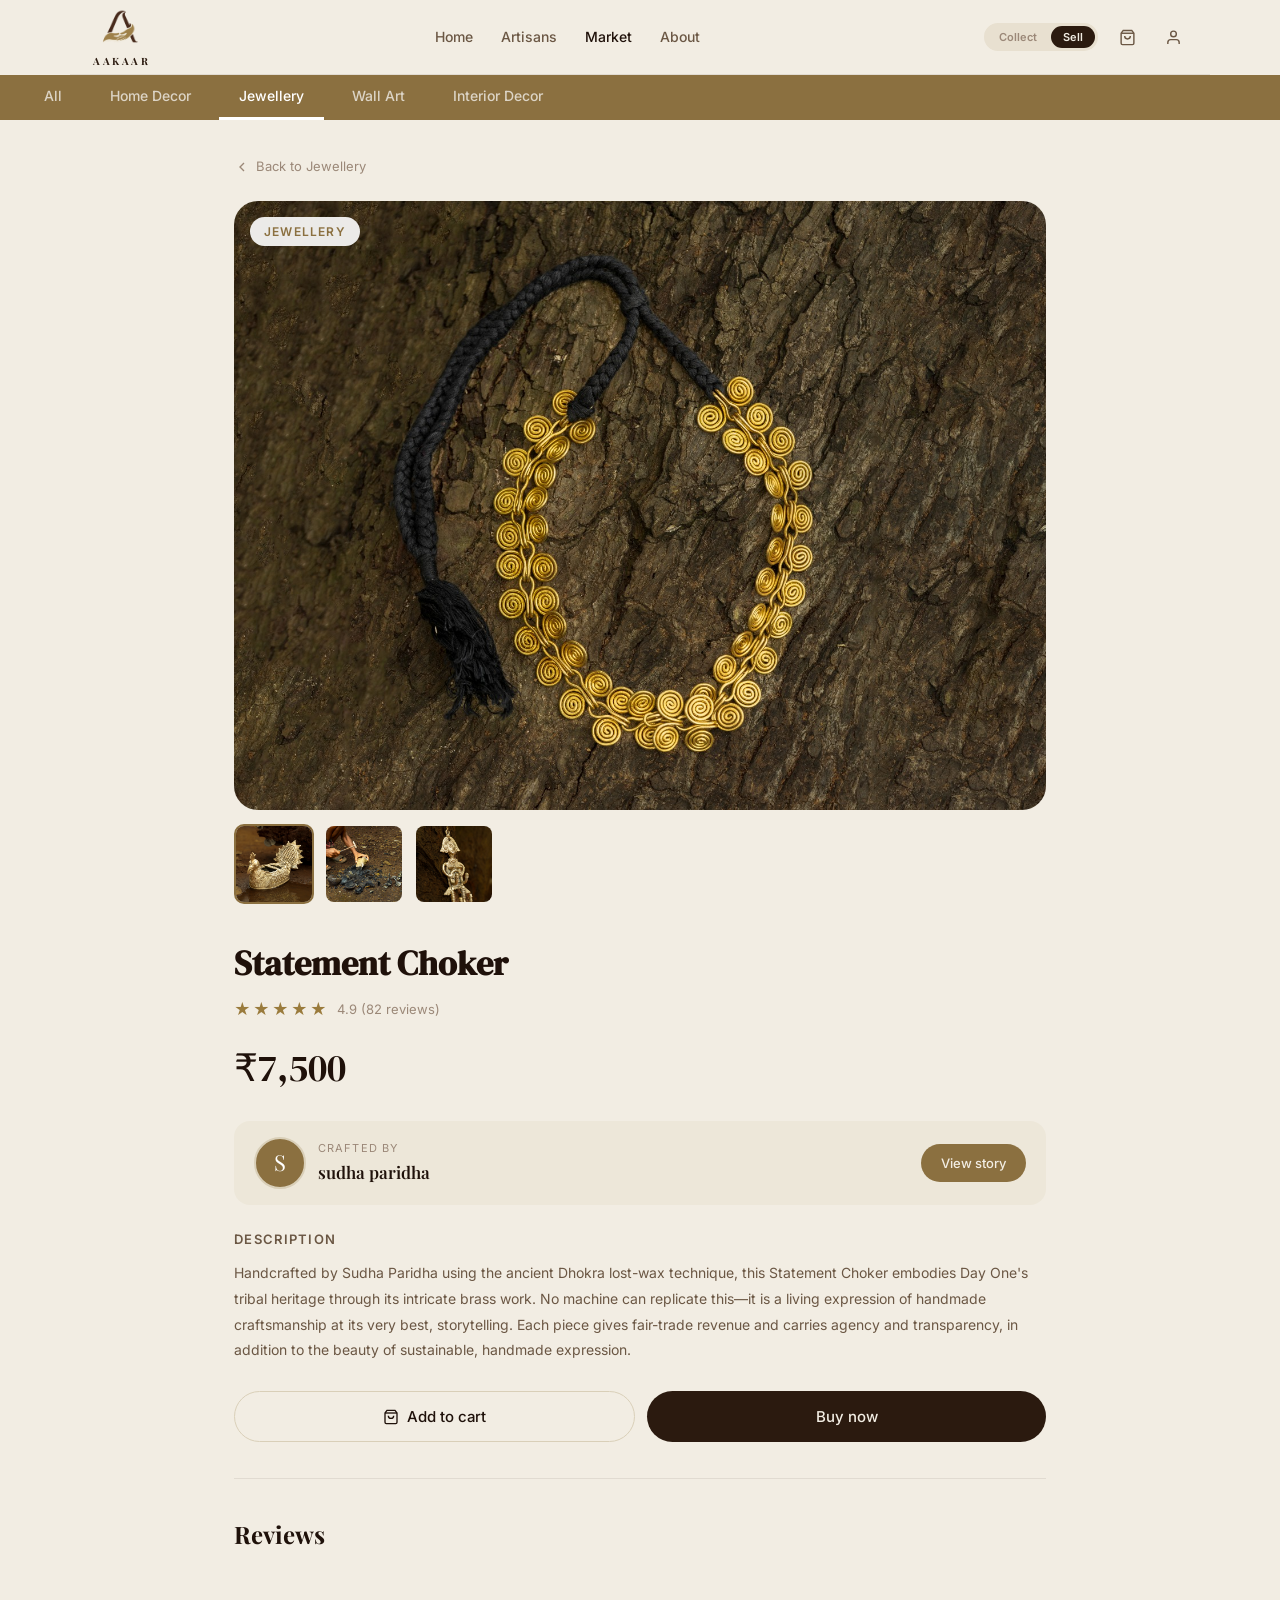
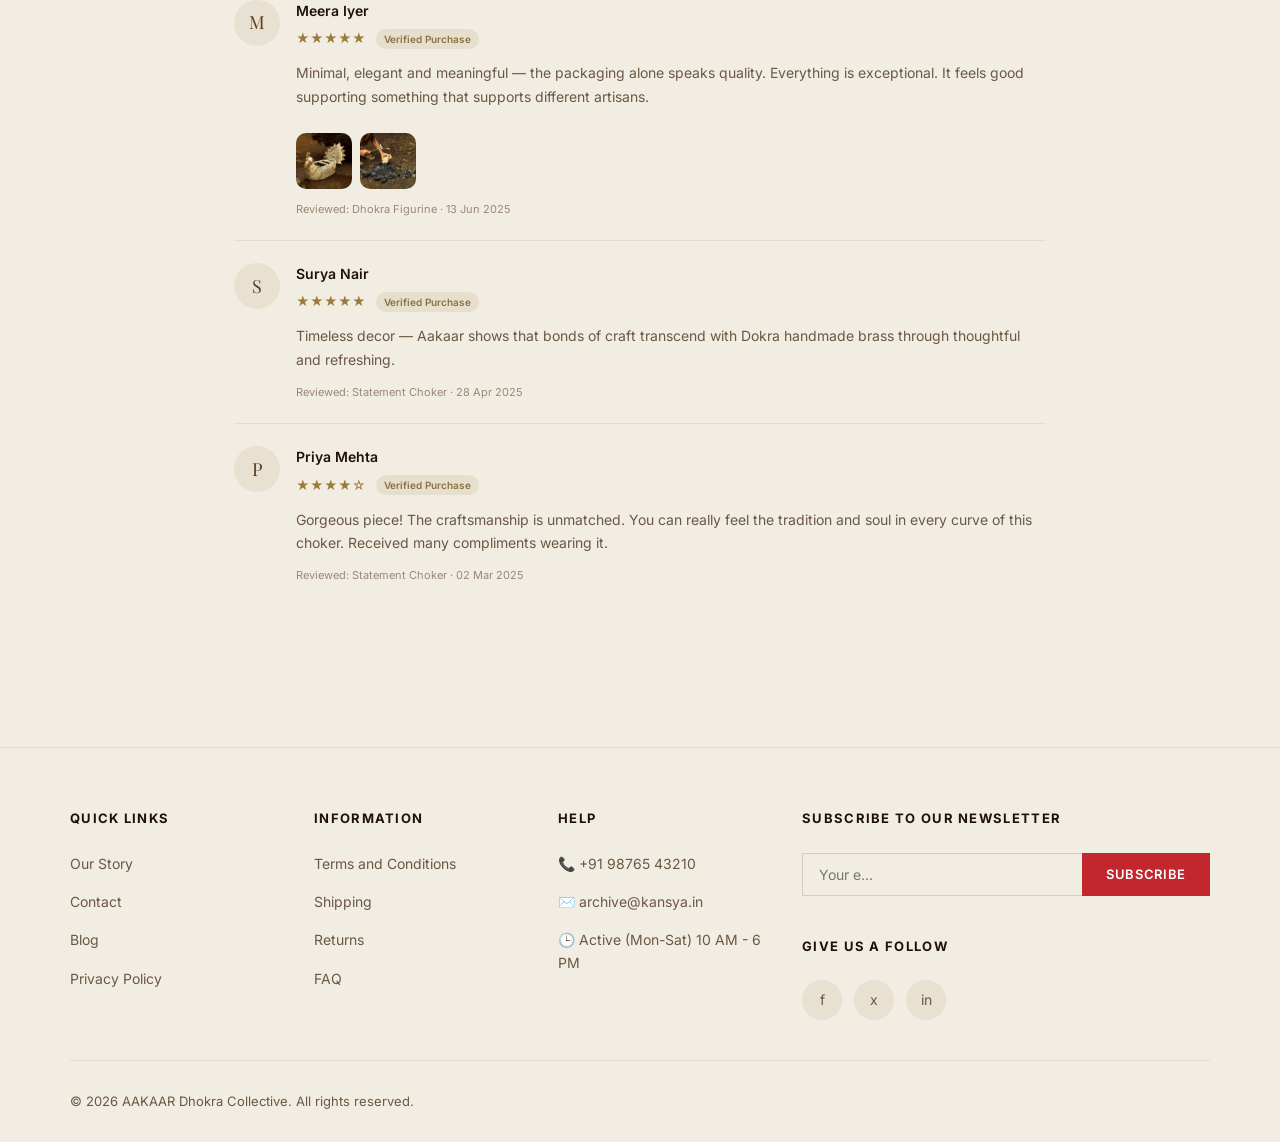
<file: product.html>
<!DOCTYPE html>
<html lang="en">
<head>
<meta http-equiv="Content-Type" content="text/html; charset=UTF-8">
  <meta charset="UTF-8">
  <meta name="viewport" content="width=device-width, initial-scale=1.0">
  <title>AAKAAR — Statement Choker · Sudha Paridha</title>
  <meta name="description" content="Statement Choker crafted by Sudha Paridha using traditional Dhokra lost-wax casting. ₹7,500 — handcast in Odisha, India.">
  <link rel="stylesheet" href="src/css/style.css">
  <style>
    /* ── Category Filter Bar (reused) ── */
    .filter-bar {
      background: var(--golden-bg);
      padding: 0 24px;
      display: flex;
      align-items: center;
      gap: 8px;
      overflow-x: auto;
      scrollbar-width: none;
    }
    .filter-bar::-webkit-scrollbar { display: none; }
    .filter-pill {
      white-space: nowrap;
      padding: 10px 20px;
      font-size: 14px; font-weight: 500;
      color: rgba(255,255,255,0.7);
      cursor: pointer; border: none;
      background: transparent;
      font-family: 'Inter', sans-serif;
      border-bottom: 3px solid transparent;
      transition: all var(--transition);
    }
    .filter-pill.active, .filter-pill:hover {
      color: #fff; border-bottom-color: #fff;
    }

    /* ── Product Detail Layout ── */
    .product-wrap {
      max-width: 860px;
      margin: 0 auto;
      padding: 36px 24px 80px;
    }

    /* ── Back link ── */
    .back-link {
      display: inline-flex;
      align-items: center;
      gap: 6px;
      font-size: 13px;
      color: var(--text-muted);
      margin-bottom: 24px;
      transition: color var(--transition);
    }
    .back-link:hover { color: var(--text-primary); }

    /* ── Main Image ── */
    .main-img-wrap {
      border-radius: var(--radius-lg);
      overflow: hidden;
      aspect-ratio: 4/3;
      margin-bottom: 14px;
      position: relative;
    }
    .main-img-wrap img {
      width: 100%; height: 100%;
      object-fit: cover;
      transition: transform 0.5s ease;
    }
    .main-img-wrap:hover img { transform: scale(1.03); }
    .img-badge {
      position: absolute;
      top: 16px; left: 16px;
      background: rgba(255,255,255,0.9);
      backdrop-filter: blur(6px);
      border-radius: 20px;
      padding: 5px 14px;
      font-size: 12px;
      font-weight: 600;
      color: var(--golden-bg);
      letter-spacing: 0.1em;
      text-transform: uppercase;
    }

    /* ── Thumbnails ── */
    .thumbs-row {
      display: flex;
      gap: 10px;
      margin-bottom: 32px;
    }
    .thumb {
      width: 80px; height: 80px;
      border-radius: var(--radius-sm);
      overflow: hidden;
      cursor: pointer;
      border: 2.5px solid transparent;
      transition: all var(--transition);
      flex-shrink: 0;
    }
    .thumb:hover, .thumb.active { border-color: var(--golden-bg); }
    .thumb img { width: 100%; height: 100%; object-fit: cover; }

    /* ── Product Info ── */
    .product-title {
      font-family: 'DM Serif Display', serif;
      font-size: 34px;
      color: var(--text-primary);
      margin-bottom: 6px;
    }
    .rating-row {
      display: flex;
      align-items: center;
      gap: 8px;
      margin-bottom: 16px;
    }
    .rating-stars { color: var(--golden); font-size: 16px; letter-spacing: 2px; }
    .rating-text { font-size: 13px; color: var(--text-muted); }
    .product-price-big {
      font-family: 'DM Serif Display', serif;
      font-size: 38px;
      color: var(--text-primary);
      margin-bottom: 22px;
    }

    /* ── Artisan Card ── */
    .artisan-card {
      display: flex;
      align-items: center;
      justify-content: space-between;
      background: var(--cream-mid);
      border-radius: var(--radius-md);
      padding: 16px 20px;
      margin-bottom: 24px;
    }
    .artisan-left {
      display: flex;
      align-items: center;
      gap: 12px;
    }
    .artisan-avatar-lg {
      width: 52px; height: 52px;
      border-radius: 50%;
      object-fit: cover;
      border: 2.5px solid var(--parchment);
    }
    .artisan-avatar-placeholder-lg {
      width: 52px; height: 52px;
      border-radius: 50%;
      background: var(--golden-bg);
      display: flex; align-items: center; justify-content: center;
      font-family: 'Playfair Display', serif;
      font-size: 22px;
      color: #fff;
      border: 2.5px solid var(--parchment);
      flex-shrink: 0;
    }
    .artisan-card-label {
      font-size: 11px;
      color: var(--text-muted);
      text-transform: uppercase;
      letter-spacing: 0.1em;
      margin-bottom: 2px;
    }
    .artisan-card-name {
      font-family: 'Playfair Display', serif;
      font-size: 17px;
      font-weight: 600;
    }

    /* ── Description ── */
    .desc-label {
      font-size: 13px;
      font-weight: 600;
      color: var(--text-secondary);
      text-transform: uppercase;
      letter-spacing: 0.1em;
      margin-bottom: 10px;
    }
    .desc-text {
      font-size: 14px;
      color: var(--text-secondary);
      line-height: 1.85;
      margin-bottom: 28px;
    }

    /* ── Action Buttons ── */
    .action-row {
      display: flex;
      gap: 12px;
      margin-bottom: 36px;
    }
    .action-row .btn {
      flex: 1;
      padding: 15px;
      font-size: 15px;
    }

    /* ── Divider ── */
    .section-divider { border: none; border-top: 1px solid rgba(31,17,10,0.08); margin: 0 0 36px; }

    /* ── Reviews Section ── */
    .reviews-title {
      font-family: 'Playfair Display', serif;
      font-size: 24px;
      margin-bottom: 24px;
    }
    .review-card {
      display: flex;
      gap: 16px;
      padding: 22px 0;
      border-bottom: 1px solid rgba(31,17,10,0.07);
    }
    .review-card:last-child { border-bottom: none; }
    .review-avatar {
      width: 46px; height: 46px;
      border-radius: 50%;
      object-fit: cover;
      flex-shrink: 0;
      background: var(--cream-dark);
      display: flex; align-items: center; justify-content: center;
      font-family: 'Playfair Display', serif;
      font-size: 18px;
      color: var(--brown-mid);
    }
    .review-name {
      font-weight: 600;
      font-size: 14px;
      margin-bottom: 2px;
    }
    .review-meta {
      font-size: 11px;
      color: var(--text-muted);
      margin-bottom: 8px;
      display: flex;
      align-items: center;
      gap: 10px;
    }
    .review-stars { color: var(--golden); font-size: 13px; }
    .verified-badge {
      font-size: 10px;
      background: rgba(154,123,60,0.12);
      color: var(--golden-bg);
      padding: 2px 8px;
      border-radius: 10px;
      font-weight: 600;
    }
    .review-text {
      font-size: 14px;
      color: var(--text-secondary);
      line-height: 1.7;
    }
    .review-img {
      width: 56px; height: 56px;
      border-radius: var(--radius-sm);
      object-fit: cover;
      margin-top: 10px;
    }
    .review-right { display: flex; flex-direction: column; gap: 4px; flex: 1; }

    /* ── Sticky Add to Cart (mobile) ── */
    .sticky-cta {
      display: none;
      position: fixed;
      bottom: 0; left: 0; right: 0;
      background: var(--cream);
      border-top: 1px solid rgba(31,17,10,0.1);
      padding: 16px 24px;
      z-index: 90;
      gap: 12px;
    }
    @media (max-width: 600px) {
      .sticky-cta { display: flex; }
      .action-row { display: none; }
    }
  </style>
</head>
<body>

  <!-- ── Navigation ── -->
  <nav class="nav" style="position:sticky;top:0;z-index:100;background:var(--cream);border-bottom:1px solid rgba(31,17,10,0.08);height:75px;display:flex;align-items:center;justify-content:space-between;backdrop-filter:blur(12px);">
    <a href="index.html" class="nav-logo" style="display:flex; flex-direction:column; align-items:center; gap:2px; text-decoration:none;">
      <img src="src/assets/logo_transparent.png" alt="AAKAAR Logo" style="height: 46px; width: auto;">
      <span style="font-family:'Playfair Display',serif;font-size:10px;font-weight:700;letter-spacing:.25em;color:var(--brown-dark);line-height:1;margin-left:3px;">AAKAAR</span>
    </a>
    <ul class="nav-links" style="display:flex;align-items:center;gap:28px;list-style:none;">
      <li><a href="index.html" style="font-size:14px;font-weight:500;color:var(--text-secondary);transition:color .25s;">Home</a></li>
      <li><a href="artisans.html" style="font-size:14px;font-weight:500;color:var(--text-secondary);transition:color .25s;">Artisans</a></li>
      <li><a href="market.html" style="font-size:14px;font-weight:500;color:var(--text-primary);">Market</a></li>
      <li><a href="about.html" style="font-size:14px;font-weight:500;color:var(--text-secondary);transition:color .25s;">About</a></li>
    </ul>
    <div style="display:flex;align-items:center;gap:12px;">
      <div style="display:flex;align-items:center;background:var(--cream-dark);border-radius:20px;padding:3px;gap:2px;">
        <button onclick="window.location='collector.html'" style="font-size:11px;font-weight:600;padding:4px 12px;border-radius:16px;transition:all .25s;color:var(--text-muted);border:none;background:none;cursor:pointer;font-family:'Inter',sans-serif;">Collect</button>
        <button onclick="window.location='artisan.html'" style="font-size:11px;font-weight:600;padding:4px 12px;border-radius:16px;background:var(--brown-dark);color:var(--cream);border:none;cursor:pointer;font-family:'Inter',sans-serif;">Sell</button>
      </div>
      <button style="width:34px;height:34px;border-radius:50%;display:flex;align-items:center;justify-content:center;background:transparent;border:none;cursor:pointer;color:var(--text-secondary);">
        <svg width="17" height="17" viewbox="0 0 24 24" fill="none" stroke="currentColor" stroke-width="2"><path d="M6 2L3 6v14a2 2 0 002 2h14a2 2 0 002-2V6l-3-4z"></path><line x1="3" y1="6" x2="21" y2="6"></line><path d="M16 10a4 4 0 01-8 0"></path></svg>
      </button>
      <a href="login.html" style="width:34px;height:34px;border-radius:50%;display:flex;align-items:center;justify-content:center;background:transparent;border:none;cursor:pointer;color:var(--text-secondary);text-decoration:none;">
        <svg width="17" height="17" viewbox="0 0 24 24" fill="none" stroke="currentColor" stroke-width="2"><path d="M20 21v-2a4 4 0 00-4-4H8a4 4 0 00-4 4v2"></path><circle cx="12" cy="7" r="4"></circle></svg>
      </a>
    </div>
  </nav>

  <!-- ── Filter Bar ── -->
  <div class="filter-bar">
    <a href="market.html" class="filter-pill">All</a>
    <a href="market.html" class="filter-pill">Home Decor</a>
    <a href="market.html" class="filter-pill active">Jewellery</a>
    <a href="market.html" class="filter-pill">Wall Art</a>
    <a href="market.html" class="filter-pill">Interior Decor</a>
  </div>

  <!-- ── Product Detail ── -->
  <div class="product-wrap">

    <!-- Back -->
    <a href="market.html" class="back-link">
      <svg width="16" height="16" viewbox="0 0 24 24" fill="none" stroke="currentColor" stroke-width="2"><polyline points="15 18 9 12 15 6"></polyline></svg>
      Back to Jewellery
    </a>

    <!-- Main Image -->
    <div class="main-img-wrap animate-fade-in">
      <img src="images/statement%20choker.jpeg" alt="Statement Choker" id="main-product-img">
      <div class="img-badge">Jewellery</div>
    </div>

    <!-- Thumbnails -->
    <div class="thumbs-row">
      <div class="thumb active" onclick="setImg('src/assets/craft12.jpg', this)">
        <img src="src/assets/craft12.jpg" alt="Thumb 1">
      </div>
      <div class="thumb" onclick="setImg('src/assets/craft8.jpg', this)">
        <img src="src/assets/craft8.jpg" alt="Thumb 2">
      </div>
      <div class="thumb" onclick="setImg('src/assets/craft11.jpg', this)">
        <img src="src/assets/craft11.jpg" alt="Thumb 3">
      </div>
    </div>

    <!-- Title + Rating -->
    <h1 class="product-title animate-fade-up">Statement Choker</h1>
    <div class="rating-row animate-fade-up delay-1">
      <span class="rating-stars">★★★★★</span>
      <span class="rating-text">4.9 (82 reviews)</span>
    </div>
    <div class="product-price-big animate-fade-up delay-1">₹7,500</div>

    <!-- Artisan Card -->
    <div class="artisan-card animate-fade-up delay-2">
      <div class="artisan-left">
        <div class="artisan-avatar-placeholder-lg">S</div>
        <div>
          <div class="artisan-card-label">crafted by</div>
          <div class="artisan-card-name">sudha paridha</div>
        </div>
      </div>
      <a href="artisans.html" class="btn btn-golden btn-sm">View story</a>
    </div>

    <!-- Description -->
    <div class="animate-fade-up delay-3">
      <div class="desc-label">Description</div>
      <p class="desc-text">Handcrafted by Sudha Paridha using the ancient Dhokra lost-wax technique, this Statement Choker embodies Day One's tribal heritage through its intricate brass work. No machine can replicate this—it is a living expression of handmade craftsmanship at its very best, storytelling. Each piece gives fair-trade revenue and carries agency and transparency, in addition to the beauty of sustainable, handmade expression.</p>
    </div>

    <!-- Action Buttons -->
    <div class="action-row animate-fade-up delay-4">
      <button class="btn btn-outline" onclick="addToCartFn(this)">
        <svg width="16" height="16" viewbox="0 0 24 24" fill="none" stroke="currentColor" stroke-width="2"><path d="M6 2L3 6v14a2 2 0 002 2h14a2 2 0 002-2V6l-3-4z"></path><line x1="3" y1="6" x2="21" y2="6"></line><path d="M16 10a4 4 0 01-8 0"></path></svg>
        Add to cart
      </button>
      <button class="btn btn-primary" onclick="buyNow()">Buy now</button>
    </div>

    <hr class="section-divider">

    <!-- Reviews -->
    <div class="animate-fade-up delay-5">
      <h2 class="reviews-title">Reviews</h2>

      <div class="review-card">
        <div class="review-avatar">M</div>
        <div class="review-right">
          <div class="review-name">Meera Iyer</div>
          <div class="review-meta">
            <span class="review-stars">★★★★★</span>
            <span class="verified-badge">Verified Purchase</span>
          </div>
          <p class="review-text">Minimal, elegant and meaningful — the packaging alone speaks quality. Everything is exceptional. It feels good supporting something that supports different artisans.</p>
          <div style="display:flex; gap:8px; margin-top:10px; flex-wrap:wrap;">
            <img src="src/assets/craft12.jpg" alt="Review photo" class="review-img">
            <img src="src/assets/craft8.jpg" alt="Review photo 2" class="review-img">
          </div>
          <div style="font-size:11px; color:var(--text-muted); margin-top:8px;">Reviewed: Dhokra Figurine · 13 Jun 2025</div>
        </div>
      </div>

      <div class="review-card">
        <div class="review-avatar">S</div>
        <div class="review-right">
          <div class="review-name">Surya Nair</div>
          <div class="review-meta">
            <span class="review-stars">★★★★★</span>
            <span class="verified-badge">Verified Purchase</span>
          </div>
          <p class="review-text">Timeless decor — Aakaar shows that bonds of craft transcend with Dokra handmade brass through thoughtful and refreshing.</p>
          <div style="font-size:11px; color:var(--text-muted); margin-top:8px;">Reviewed: Statement Choker · 28 Apr 2025</div>
        </div>
      </div>

      <div class="review-card">
        <div class="review-avatar">P</div>
        <div class="review-right">
          <div class="review-name">Priya Mehta</div>
          <div class="review-meta">
            <span class="review-stars">★★★★☆</span>
            <span class="verified-badge">Verified Purchase</span>
          </div>
          <p class="review-text">Gorgeous piece! The craftsmanship is unmatched. You can really feel the tradition and soul in every curve of this choker. Received many compliments wearing it.</p>
          <div style="font-size:11px; color:var(--text-muted); margin-top:8px;">Reviewed: Statement Choker · 02 Mar 2025</div>
        </div>
      </div>

    </div>

  </div>

  <!-- ── Sticky Mobile CTA ── -->
  <div class="sticky-cta">
    <button class="btn btn-outline" style="flex:1;" onclick="addToCartFn(this)">Add to cart</button>
    <button class="btn btn-primary" style="flex:1;" onclick="buyNow()">Buy now</button>
  </div>

  <!-- Cart Toast -->
  <div id="cart-toast" style="position:fixed;bottom:32px;left:50%;transform:translateX(-50%) translateY(80px);background:var(--brown-dark);color:var(--cream);padding:12px 24px;border-radius:40px;font-size:14px;font-weight:500;z-index:999;opacity:0;transition:all 0.35s cubic-bezier(0.4,0,0.2,1);white-space:nowrap;display:flex;align-items:center;gap:8px;">
    <svg width="14" height="14" viewbox="0 0 24 24" fill="none" stroke="currentColor" stroke-width="2.5"><polyline points="20 6 9 17 4 12"></polyline></svg>
    Added to cart!
  </div>

  <script>
    document.addEventListener("DOMContentLoaded", () => {
      const params = new URLSearchParams(window.location.search);
      const img = params.get('img');
      const title = params.get('title');
      const price = params.get('price');
      const artisan = params.get('artisan');
      const cat = params.get('cat');

      if(img) document.getElementById('main-product-img').src = img;
      if(title) {
        document.querySelector('.product-title').innerText = title;
        document.title = "AAKAAR \u2014 " + title;
      }
      if(price) document.querySelector('.product-price-big').innerText = price;
      if(artisan) document.querySelector('.artisan-card-name').innerText = artisan.toLowerCase();
      if(cat) document.querySelector('.img-badge').innerText = cat;
      
      // Hide thumbs row if we came from market.html to avoid showing wrong thumbs
      if(img) {
        const thumbs = document.querySelector('.thumbs-row');
        if(thumbs) thumbs.style.display = 'none';
      }
    });

    // ── Thumbnails ──
    function setImg(src, el) {
      document.getElementById('main-product-img').src = src;
      document.querySelectorAll('.thumb').forEach(t => t.classList.remove('active'));
      el.classList.add('active');
    }

    function addToCartFn(btn) {
      const orig = btn.innerHTML;
      btn.innerHTML = '<svg width="14" height="14" viewBox="0 0 24 24" fill="none" stroke="currentColor" stroke-width="2.5"><polyline points="20 6 9 17 4 12"/></svg> Added!';
      const toast = document.getElementById('cart-toast');
      toast.style.opacity = '1';
      toast.style.transform = 'translateX(-50%) translateY(0)';
      setTimeout(() => {
        btn.innerHTML = orig;
        toast.style.opacity = '0';
        toast.style.transform = 'translateX(-50%) translateY(80px)';
      }, 2500);
    }

    function buyNow() {
      alert('Checkout flow coming soon!');
    }
  </script>

  <footer class="site-footer">
    <div class="footer-top">
      <div class="footer-col">
        <h4 class="footer-title">QUICK LINKS</h4>
        <ul class="footer-links">
          <li><a href="about.html">Our Story</a></li>
          <li><a href="#">Contact</a></li>
          <li><a href="#">Blog</a></li>
          <li><a href="#">Privacy Policy</a></li>
        </ul>
      </div>
      <div class="footer-col">
        <h4 class="footer-title">INFORMATION</h4>
        <ul class="footer-links">
          <li><a href="#">Terms and Conditions</a></li>
          <li><a href="#">Shipping</a></li>
          <li><a href="#">Returns</a></li>
          <li><a href="#">FAQ</a></li>
        </ul>
      </div>
      <div class="footer-col">
        <h4 class="footer-title">HELP</h4>
        <ul class="footer-links">
          <li><span class="footer-text">📞 +91 98765 43210</span></li>
          <li><span class="footer-text">✉️ archive@kansya.in</span></li>
          <li><span class="footer-text">🕒 Active (Mon-Sat) 10 AM - 6 PM</span></li>
        </ul>
      </div>
      <div class="footer-newsletter">
        <h4 class="footer-title">SUBSCRIBE TO OUR NEWSLETTER</h4>
        <form class="newsletter-form" onsubmit="event.preventDefault();">
          <input type="email" placeholder="Your e..." required>
          <button type="submit">SUBSCRIBE</button>
        </form>
        <h4 class="footer-title">GIVE US A FOLLOW</h4>
        <div class="social-icons">
          <a href="#" class="social-icon">f</a>
          <a href="#" class="social-icon">x</a>
          <a href="#" class="social-icon">in</a>
        </div>
      </div>
    </div>
    <div class="footer-bottom">
      &copy; 2026 AAKAAR Dhokra Collective. All rights reserved.
    </div>
  </footer>

</body>
</html>
</file>
<file: src/css/style.css>
/* =========================================
   AAKAAR — Global Design System
   Dhokra Craft Platform
   ========================================= */

@import url('https://fonts.googleapis.com/css2?family=Playfair+Display:ital,wght@0,400;0,500;0,600;0,700;1,400;1,500&family=Inter:wght@300;400;500;600&family=DM+Serif+Display:ital@0;1&display=swap');

/* --- CSS Custom Properties --- */
:root {
  --cream:        #F2EDE3;
  --cream-dark:   #E8E0D0;
  --cream-mid:    #EDE7D9;
  --parchment:    #D9CFB8;
  --brown-deep:   #1F110A;
  --brown-dark:   #2B1A0F;
  --brown-mid:    #5C3D1E;
  --golden:       #9A7B3C;
  --golden-light: #C4A55A;
  --golden-bg:    #8B7040;
  --olive:        #7A6833;
  --text-primary: #1F110A;
  --text-secondary: #6B5744;
  --text-muted:   #9B8878;
  --white:        #FFFFFF;
  --shadow-sm:    0 2px 8px rgba(31,17,10,0.08);
  --shadow-md:    0 4px 20px rgba(31,17,10,0.12);
  --shadow-lg:    0 8px 40px rgba(31,17,10,0.18);
  --radius-sm:    10px;
  --radius-md:    16px;
  --radius-lg:    24px;
  --radius-xl:    32px;
  --transition:   0.25s cubic-bezier(0.4, 0, 0.2, 1);
}

/* --- Reset & Base --- */
*, *::before, *::after { box-sizing: border-box; margin: 0; padding: 0; }

html { scroll-behavior: smooth; font-size: 16px; }

body {
  font-family: 'Inter', sans-serif;
  background: var(--cream);
  color: var(--text-primary);
  line-height: 1.6;
  -webkit-font-smoothing: antialiased;
}

img { display: block; max-width: 100%; height: auto; }
a  { text-decoration: none; color: inherit; }
button { cursor: pointer; border: none; background: none; font-family: inherit; }
input, textarea, select { font-family: inherit; }

/* --- Typography Helpers --- */
.font-serif   { font-family: 'Playfair Display', serif; }
.font-display { font-family: 'DM Serif Display', serif; }

/* =========================================
   NAVIGATION
   ========================================= */
.nav {
  position: sticky;
  top: 0;
  z-index: 100;
  background: var(--cream);
  border-bottom: 1px solid rgba(31,17,10,0.08);
  max-width: 1140px;
  margin: 0 auto;
  padding: 0 20px;
  display: flex;
  align-items: center;
  justify-content: space-between;
  height: 75px;
  backdrop-filter: blur(12px);
  -webkit-backdrop-filter: blur(12px);
}


.nav-logo {
  display: flex;
  align-items: center;
  gap: 3px;
}

.nav-logo svg { width: 32px; height: 32px; }
.nav-logo-text {
  font-family: 'Playfair Display', serif;
  font-size: 13px;
  font-weight: 600;
  letter-spacing: 0.15em;
  text-transform: uppercase;
  color: var(--brown-dark);
}

.nav-links {
  display: flex;
  align-items: center;
  gap: 32px;
  list-style: none;
}

.nav-links a {
  font-size: 14px;
  font-weight: 500;
  color: var(--text-secondary);
  transition: color var(--transition);
  position: relative;
}

.nav-links a::after {
  content: '';
  position: absolute;
  bottom: -2px;
  left: 0; right: 0;
  height: 1.5px;
  background: var(--golden);
  transform: scaleX(0);
  transition: transform var(--transition);
  transform-origin: center;
}

.nav-links a:hover,
.nav-links a.active { color: var(--text-primary); }
.nav-links a:hover::after,
.nav-links a.active::after { transform: scaleX(1); }

.nav-right {
  display: flex;
  align-items: center;
  gap: 16px;
}

.nav-toggle {
  display: flex;
  align-items: center;
  background: var(--cream-dark);
  border-radius: 20px;
  padding: 3px;
  gap: 2px;
}

.nav-toggle-btn {
  font-size: 11px;
  font-weight: 600;
  padding: 4px 12px;
  border-radius: 16px;
  transition: all var(--transition);
  color: var(--text-muted);
}
.nav-toggle-btn.active {
  background: var(--brown-dark);
  color: var(--cream);
}

.nav-icon-btn {
  width: 36px; height: 36px;
  border-radius: 50%;
  display: flex; align-items: center; justify-content: center;
  background: transparent;
  color: var(--text-secondary);
  transition: all var(--transition);
}
.nav-icon-btn:hover {
  background: var(--cream-dark);
  color: var(--text-primary);
}

/* =========================================
   BUTTONS
   ========================================= */
.btn {
  display: inline-flex;
  align-items: center;
  justify-content: center;
  gap: 8px;
  font-size: 15px;
  font-weight: 500;
  border-radius: 40px;
  padding: 13px 28px;
  transition: all var(--transition);
  cursor: pointer;
  border: none;
  font-family: 'Inter', sans-serif;
}

.btn-primary {
  background: var(--brown-dark);
  color: var(--cream);
}
.btn-primary:hover {
  background: var(--brown-deep);
  transform: translateY(-1px);
  box-shadow: var(--shadow-md);
}

.btn-secondary {
  background: var(--cream-dark);
  color: var(--text-primary);
}
.btn-secondary:hover {
  background: var(--parchment);
  transform: translateY(-1px);
}

.btn-golden {
  background: var(--golden-bg);
  color: var(--cream);
}
.btn-golden:hover {
  background: var(--olive);
  transform: translateY(-1px);
  box-shadow: var(--shadow-md);
}

.btn-outline {
  background: transparent;
  color: var(--text-primary);
  border: 1.5px solid var(--parchment);
}
.btn-outline:hover {
  background: var(--cream-dark);
  border-color: var(--brown-mid);
}

.btn-full { width: 100%; }
.btn-sm { font-size: 13px; padding: 9px 20px; }

/* =========================================
   CARDS
   ========================================= */
.card {
  background: var(--cream-mid);
  border-radius: var(--radius-md);
  overflow: hidden;
  transition: all var(--transition);
}
.card:hover {
  transform: translateY(-3px);
  box-shadow: var(--shadow-md);
}

/* =========================================
   STAT BADGES
   ========================================= */
.stat-card {
  background: rgba(255,255,255,0.5);
  border-radius: var(--radius-sm);
  padding: 14px 18px;
  border: 1px solid rgba(31,17,10,0.06);
}

.stat-label {
  font-size: 12px;
  color: var(--text-muted);
  margin-bottom: 4px;
}
.stat-value {
  font-family: 'Playfair Display', serif;
  font-size: 22px;
  font-weight: 700;
  color: var(--text-primary);
}

/* =========================================
   FORM ELEMENTS
   ========================================= */
.form-group { margin-bottom: 18px; }

.form-label {
  display: block;
  font-size: 12px;
  color: var(--text-muted);
  margin-bottom: 6px;
  font-weight: 500;
}

.form-input,
.form-textarea,
.form-select {
  width: 100%;
  background: var(--cream-dark);
  border: 1.5px solid transparent;
  border-radius: var(--radius-sm);
  padding: 12px 16px;
  font-size: 14px;
  color: var(--text-primary);
  transition: border-color var(--transition), box-shadow var(--transition);
  outline: none;
}
.form-input:focus,
.form-textarea:focus,
.form-select:focus {
  border-color: var(--golden);
  box-shadow: 0 0 0 3px rgba(154,123,60,0.1);
}
.form-textarea { resize: vertical; min-height: 100px; }

/* =========================================
   BADGE / CHIP
   ========================================= */
.chip {
  display: inline-flex;
  align-items: center;
  padding: 5px 14px;
  border-radius: 20px;
  font-size: 13px;
  font-weight: 500;
  transition: all var(--transition);
  cursor: pointer;
}

.chip-default {
  background: var(--cream-dark);
  color: var(--text-secondary);
}
.chip-active {
  background: var(--golden-bg);
  color: var(--cream);
}

/* =========================================
   SECTION HEADERS
   ========================================= */
.section-title {
  font-family: 'Playfair Display', serif;
  font-size: 26px;
  font-weight: 600;
  color: var(--text-primary);
  margin-bottom: 20px;
}

/* =========================================
   AVATAR
   ========================================= */
.avatar {
  border-radius: 50%;
  object-fit: cover;
  flex-shrink: 0;
}

/* =========================================
   STAR RATING
   ========================================= */
.stars { color: var(--golden); letter-spacing: 2px; font-size: 14px; }

/* =========================================
   SCROLLBAR
   ========================================= */
::-webkit-scrollbar { width: 6px; height: 6px; }
::-webkit-scrollbar-track { background: var(--cream); }
::-webkit-scrollbar-thumb { background: var(--parchment); border-radius: 3px; }
::-webkit-scrollbar-thumb:hover { background: var(--golden-bg); }

/* =========================================
   ANIMATIONS
   ========================================= */
@keyframes fadeUp {
  from { opacity: 0; transform: translateY(24px); }
  to   { opacity: 1; transform: translateY(0); }
}
@keyframes fadeIn {
  from { opacity: 0; } to { opacity: 1; }
}
@keyframes shimmer {
  0%   { background-position: -200% 0; }
  100% { background-position: 200% 0; }
}

.animate-fade-up  { animation: fadeUp 0.6s ease both; }
.animate-fade-in  { animation: fadeIn 0.5s ease both; }

/* Stagger helpers */
.delay-1 { animation-delay: 0.1s; }
.delay-2 { animation-delay: 0.2s; }
.delay-3 { animation-delay: 0.3s; }
.delay-4 { animation-delay: 0.4s; }
.delay-5 { animation-delay: 0.5s; }

/* =========================================
   UTILITY
   ========================================= */
.container { max-width: 1200px; margin: 0 auto; padding: 0 24px; }
.container-sm { max-width: 480px; margin: 0 auto; padding: 0 20px; }
.flex { display: flex; }
.items-center { align-items: center; }
.justify-between { justify-content: space-between; }
.gap-2 { gap: 8px; }
.gap-3 { gap: 12px; }
.gap-4 { gap: 16px; }
.text-muted { color: var(--text-muted); }
.text-sm { font-size: 13px; }
.text-xs { font-size: 11px; }
.fw-600 { font-weight: 600; }
.mb-2 { margin-bottom: 8px; }
.mb-4 { margin-bottom: 16px; }
.divider {
  border: none;
  border-top: 1px solid rgba(31,17,10,0.08);
  margin: 24px 0;
}

/* =========================================
   RESPONSIVE
   ========================================= */
@media (max-width: 768px) {
  .nav { padding: 0 16px; }
  .nav-links { display: none; }
  .container { padding: 0 16px; }
}

/* =========================================
   GLOBAL FOOTER
   ========================================= */
.site-footer {
  background-color: var(--cream);
  border-top: 1px solid rgba(31,17,10,0.08);
  padding: 60px 32px 30px;
  margin-top: 60px;
  font-family: 'Inter', sans-serif;
}

.footer-top {
  display: flex;
  flex-wrap: wrap;
  gap: 40px;
  justify-content: space-between;
  max-width: 1140px;
  margin: 0 auto;
  padding-bottom: 40px;
  border-bottom: 1px solid rgba(31,17,10,0.08);
}

.footer-col {
  flex: 1;
  min-width: 200px;
}

.footer-title {
  font-size: 13px;
  font-weight: 700;
  letter-spacing: 0.1em;
  color: var(--brown-deep);
  margin-bottom: 24px;
}

.footer-links {
  list-style: none;
}

.footer-links li {
  margin-bottom: 16px;
}

.footer-links a, .footer-text {
  font-size: 14px;
  color: var(--text-secondary);
  transition: color var(--transition);
  display: flex;
  align-items: center;
  gap: 8px;
}

.footer-links a:hover {
  color: var(--brown-deep);
}

.footer-newsletter {
  flex: 2;
  min-width: 300px;
}

.newsletter-form {
  display: flex;
  margin-bottom: 40px;
}

.newsletter-form input {
  flex: 1;
  border: 1px solid rgba(31,17,10,0.15);
  background: transparent;
  padding: 12px 16px;
  font-size: 14px;
  border-right: none;
  color: var(--text-primary);
  outline: none;
}

.newsletter-form button {
  background-color: #C1272D;
  color: #fff;
  padding: 0 24px;
  font-size: 13px;
  font-weight: 600;
  letter-spacing: 0.05em;
  transition: background-color 0.2s;
}

.newsletter-form button:hover {
  background-color: #A01F24;
}

.social-icons {
  display: flex;
  gap: 12px;
}

.social-icon {
  width: 40px;
  height: 40px;
  border-radius: 50%;
  background-color: var(--cream-dark);
  display: flex;
  align-items: center;
  justify-content: center;
  color: var(--text-secondary);
  font-size: 14px;
  transition: all 0.2s;
}

.social-icon:hover {
  background-color: #D8CEB3;
  color: var(--brown-deep);
}

.footer-bottom {
  max-width: 1140px;
  margin: 0 auto;
  padding-top: 30px;
  font-size: 13px;
  color: var(--text-secondary);
}

@media (max-width: 768px) {
  .footer-top {
    flex-direction: column;
  }
}
</file>
